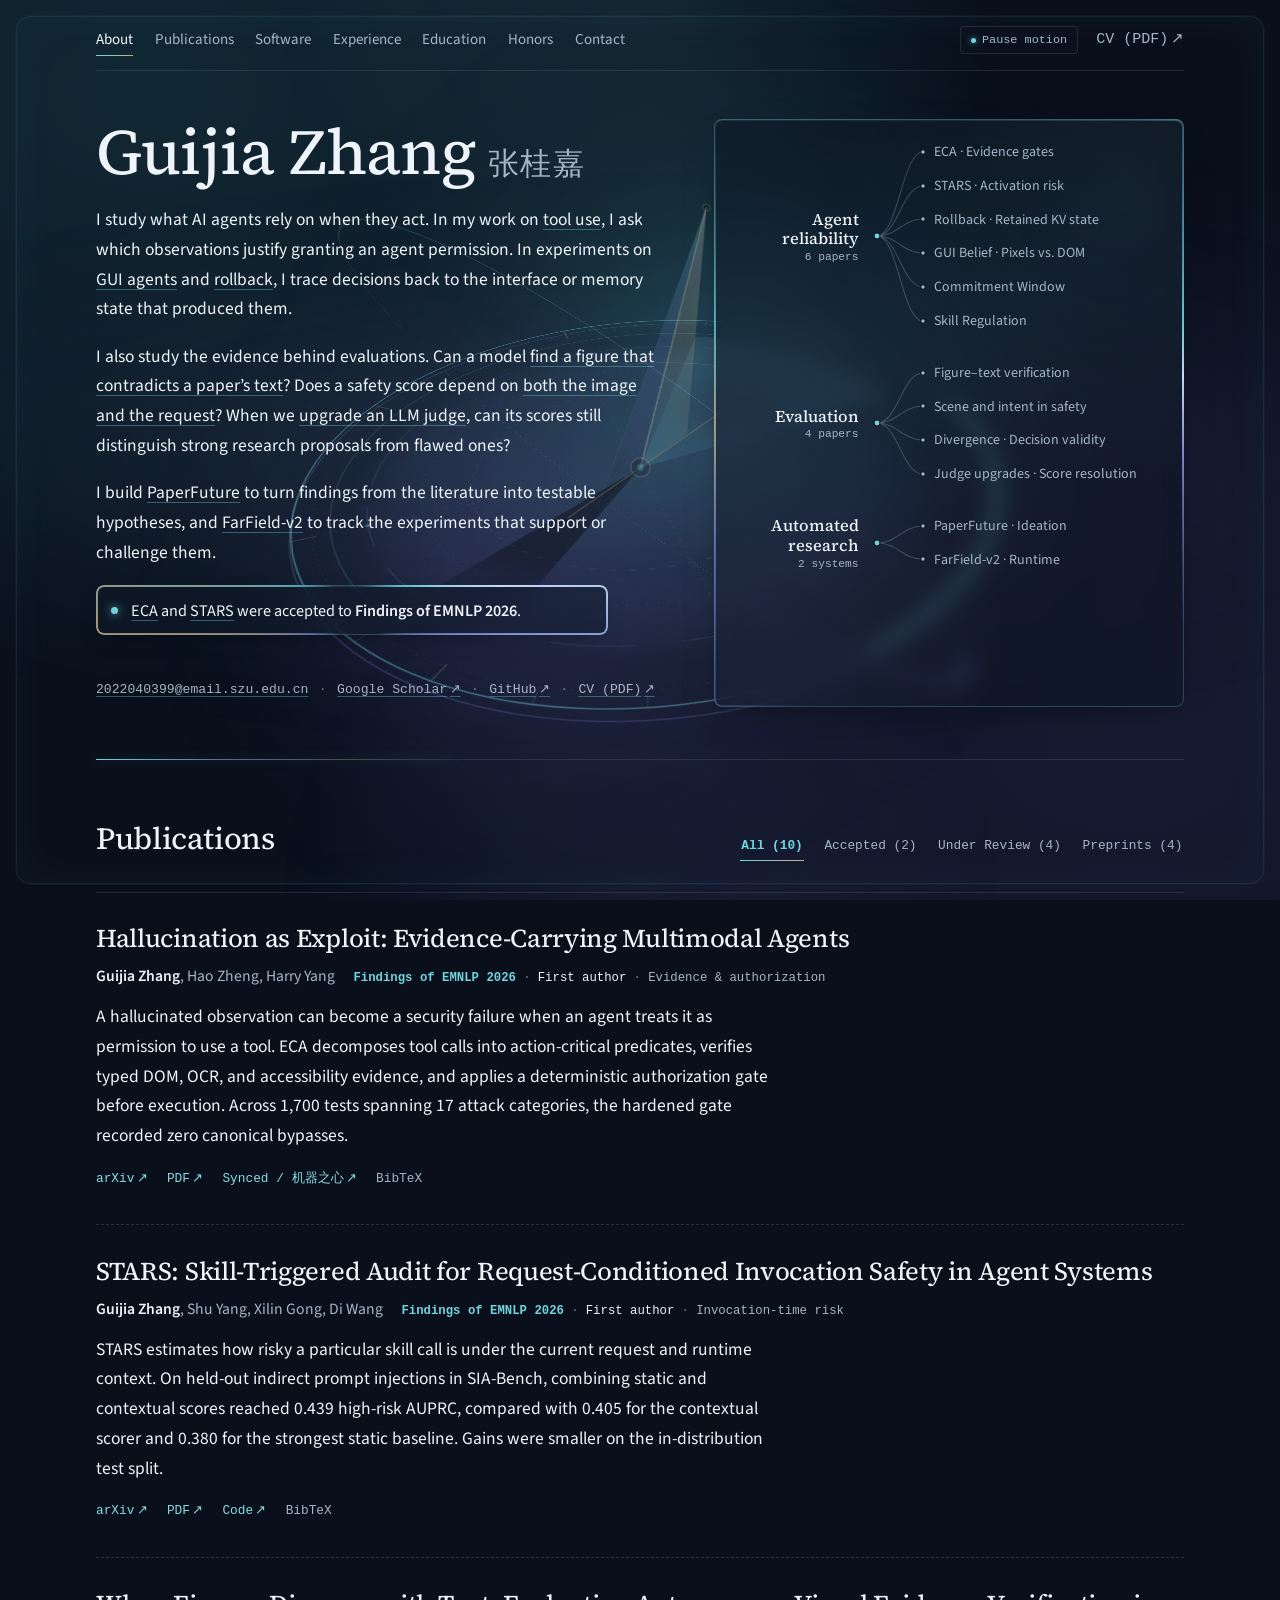
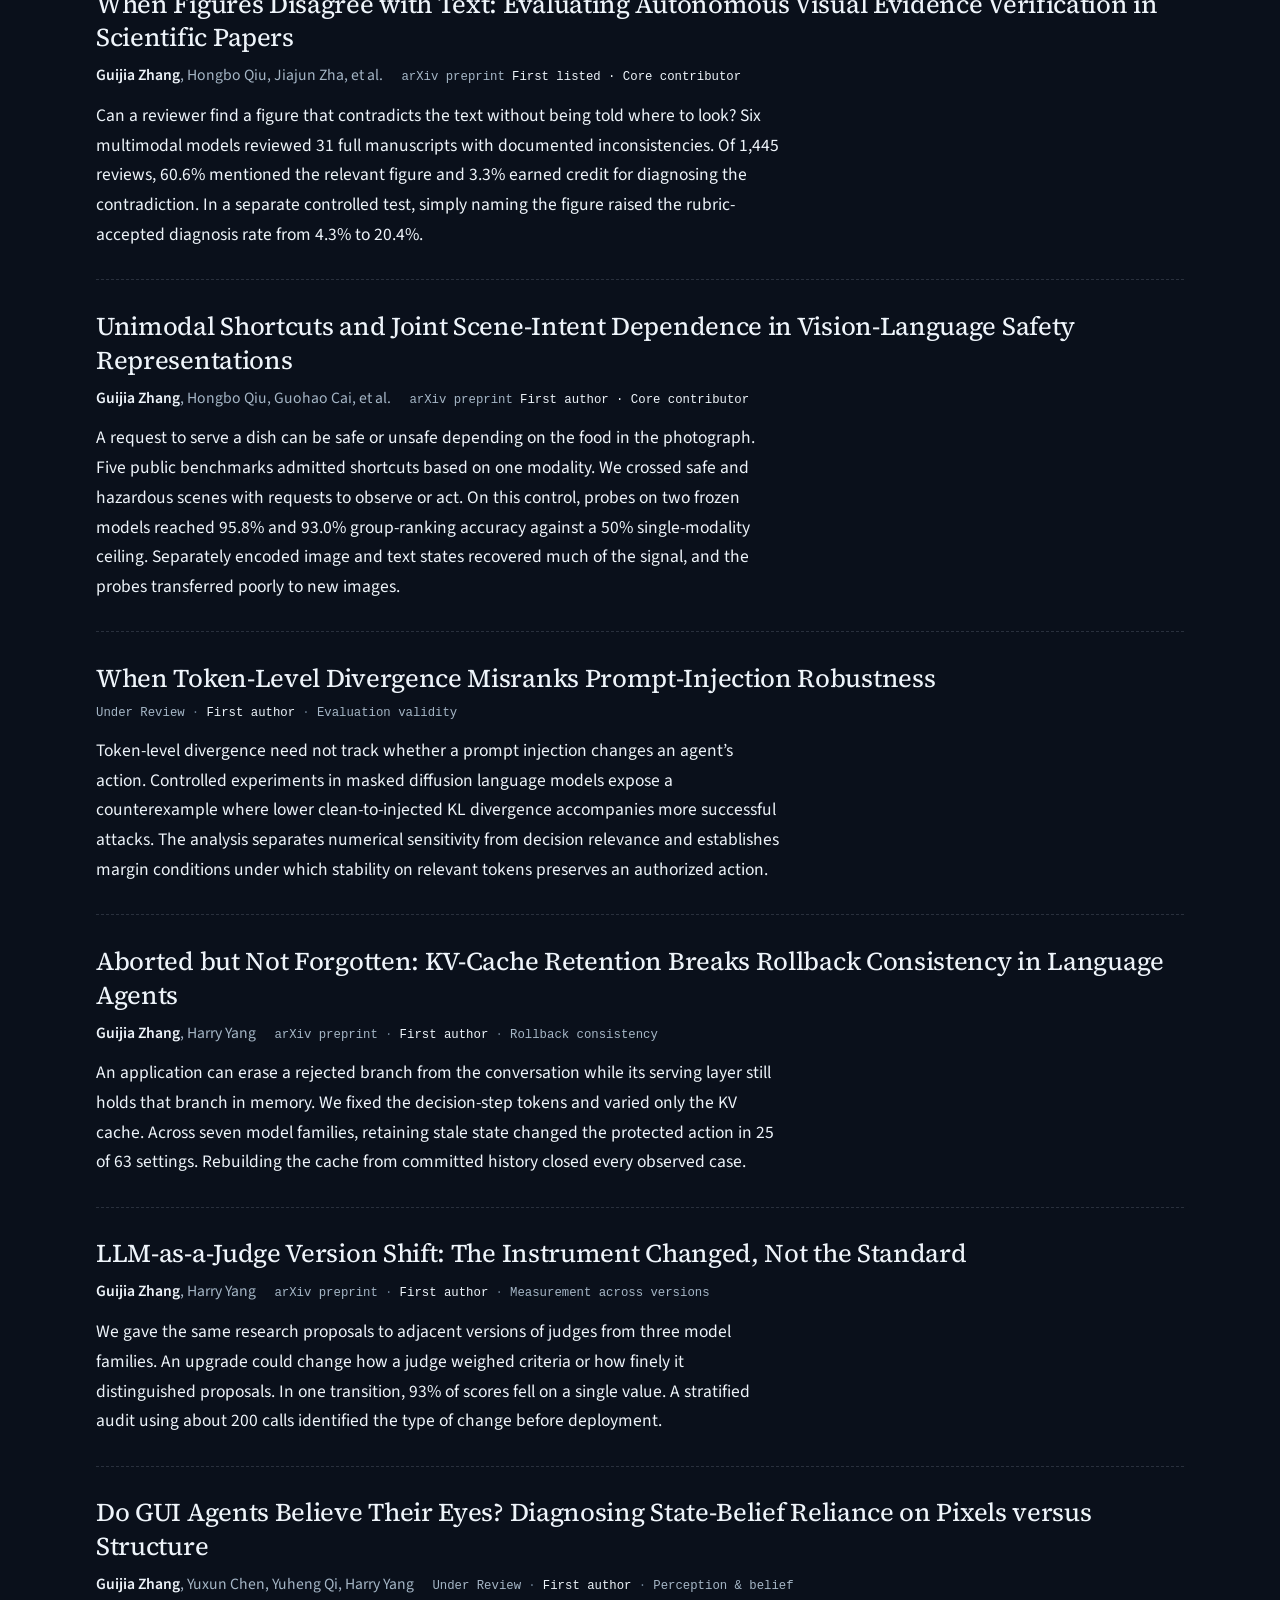
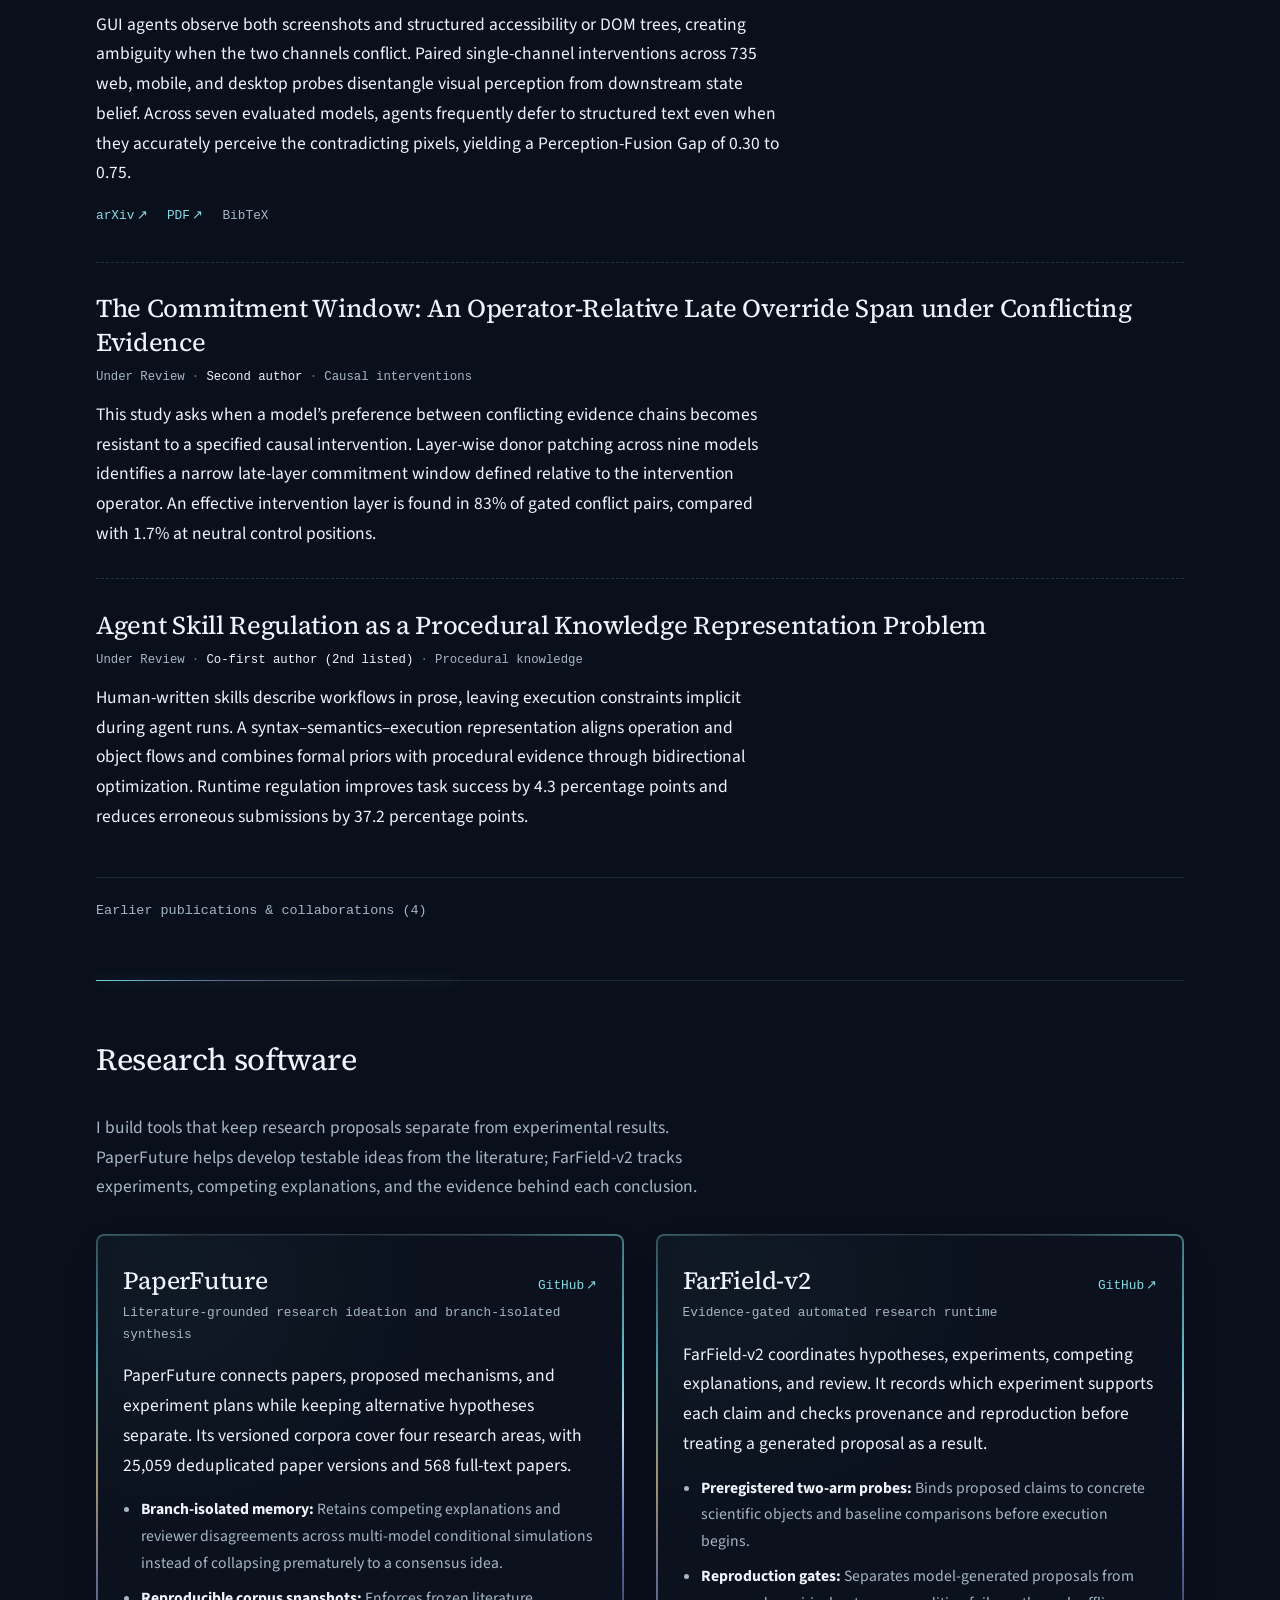
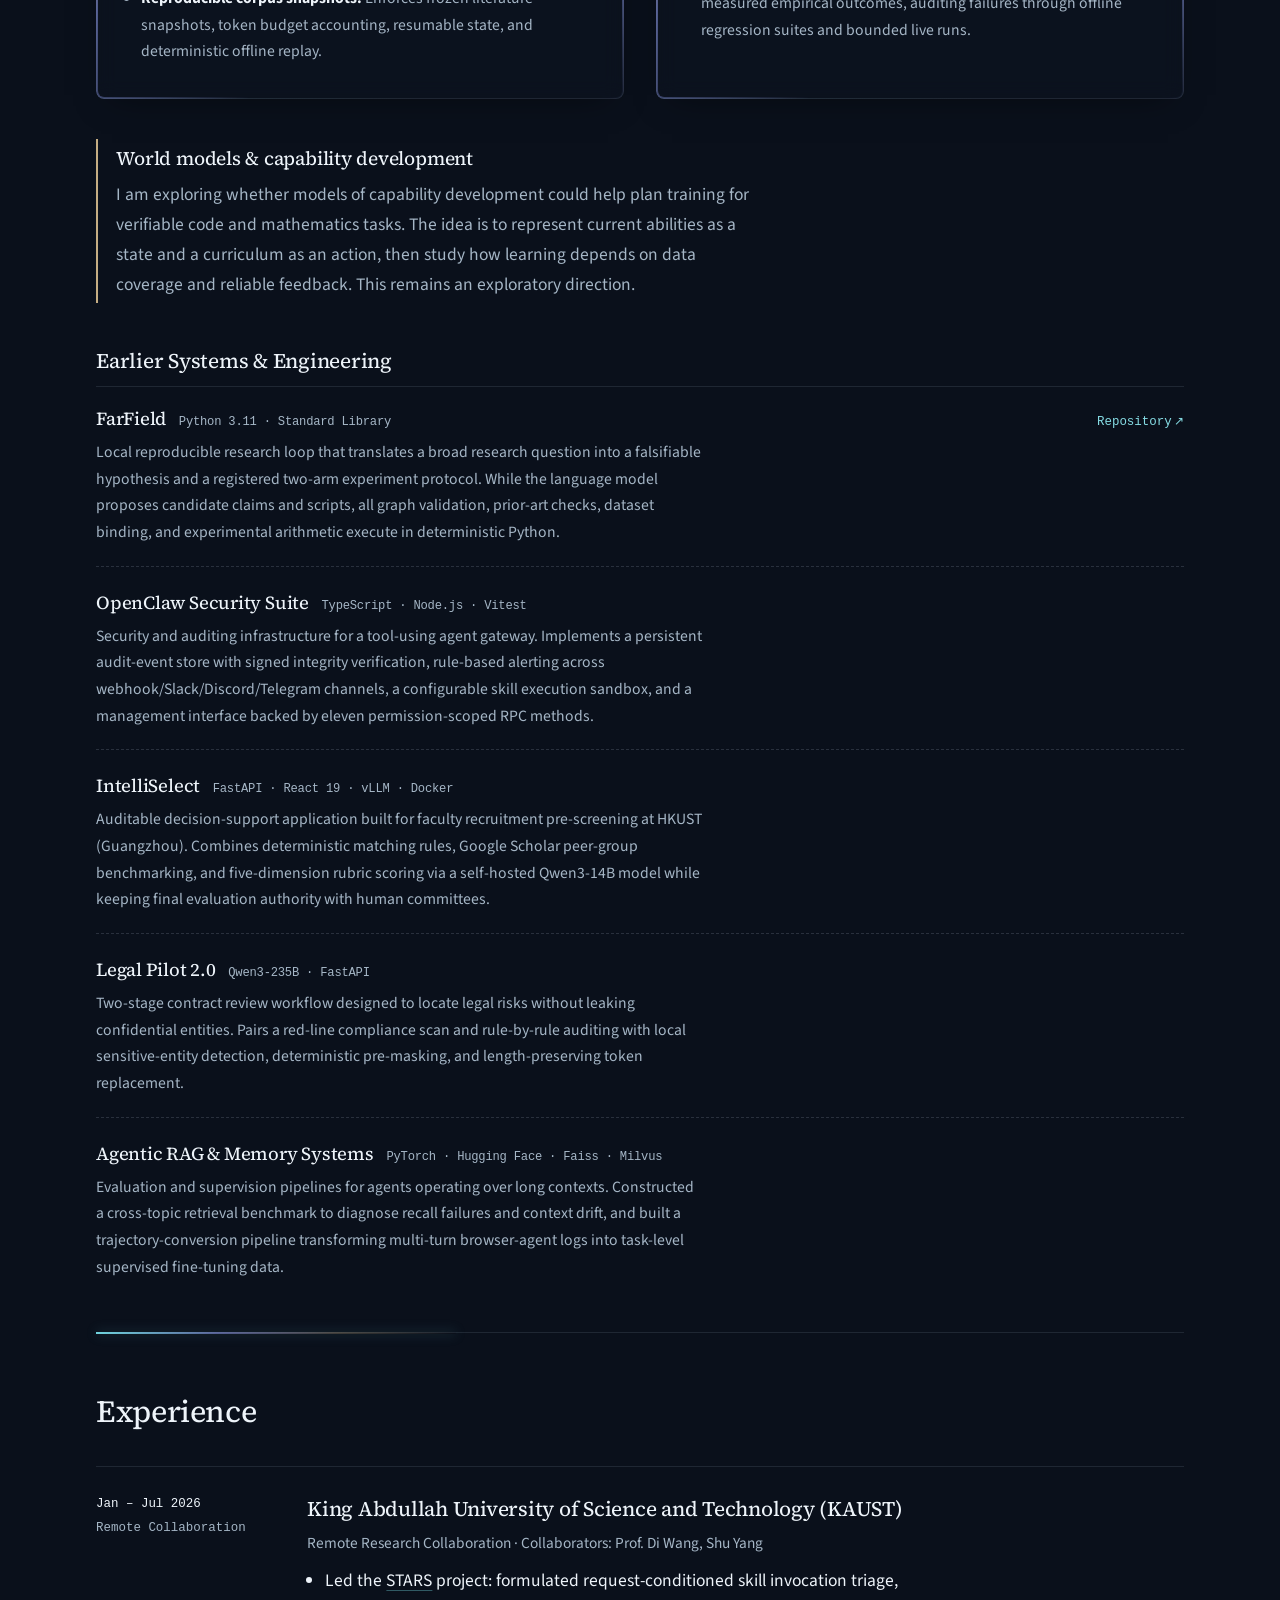
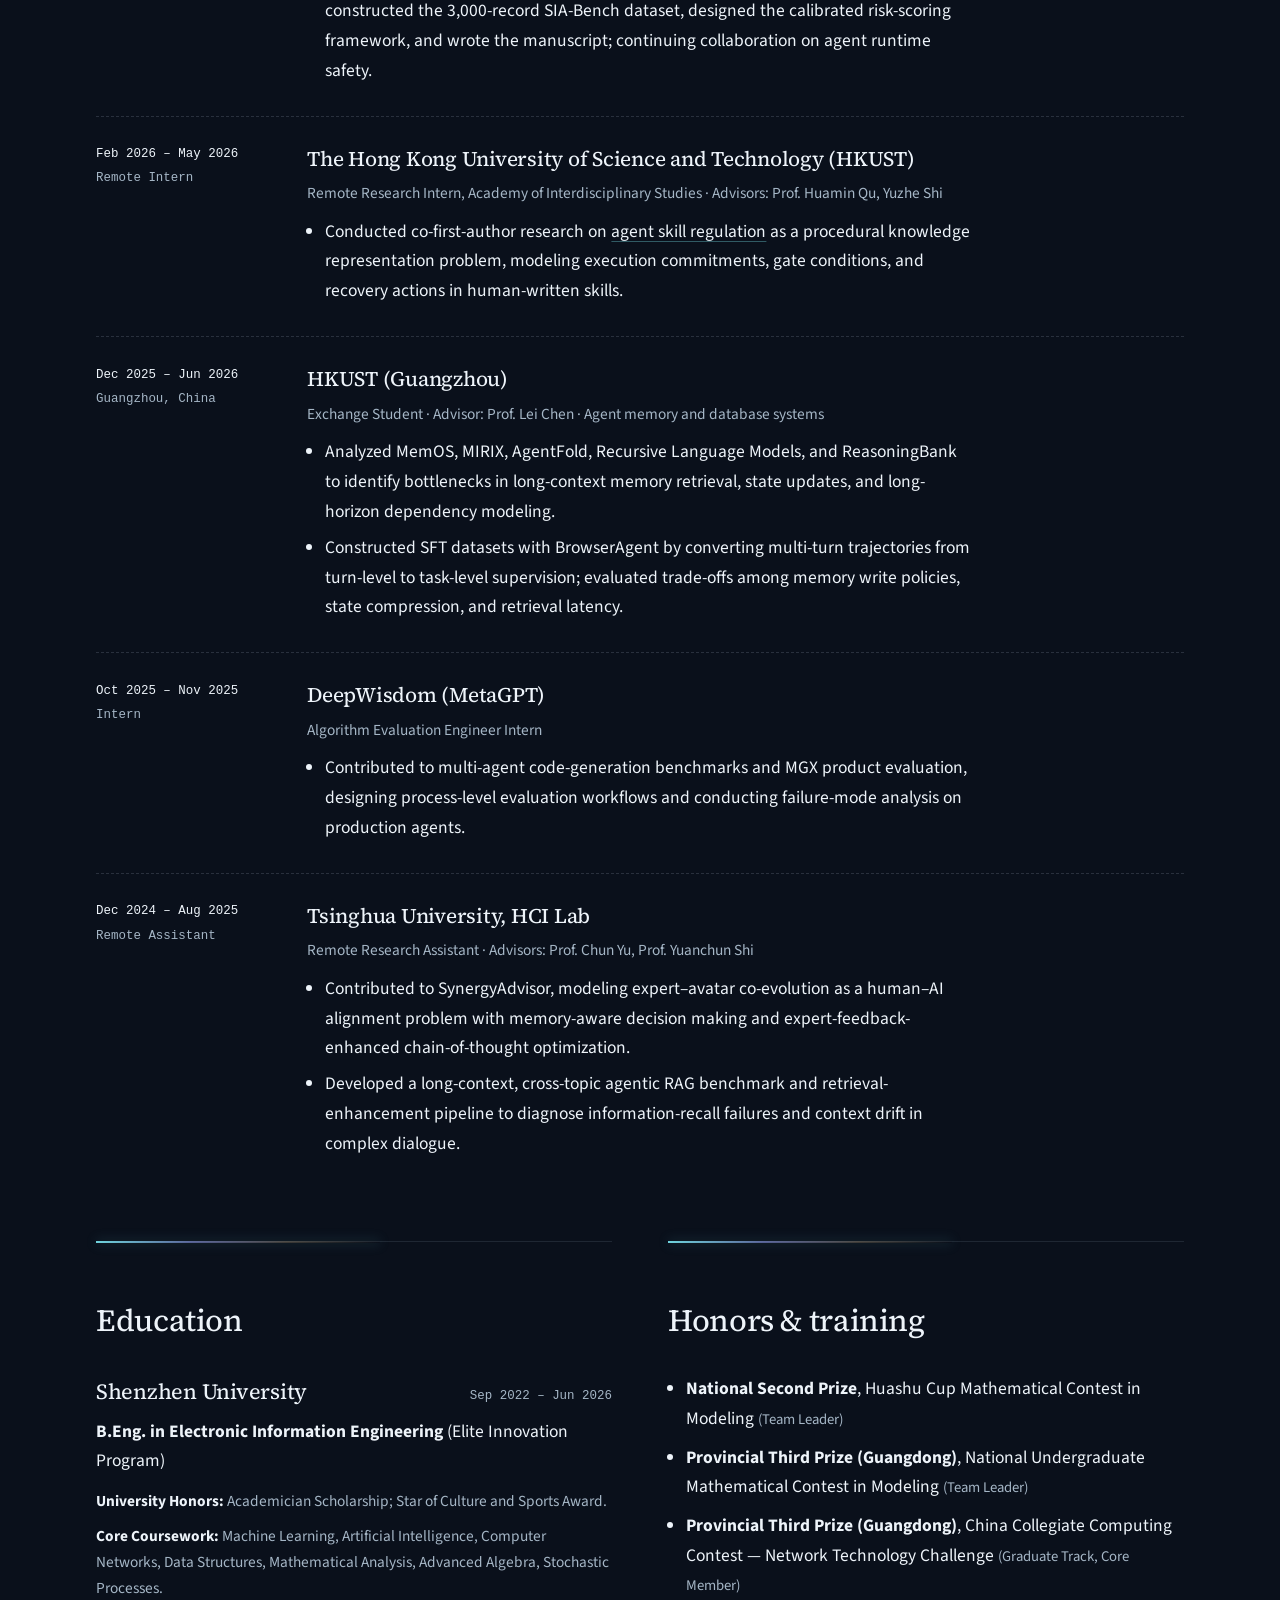
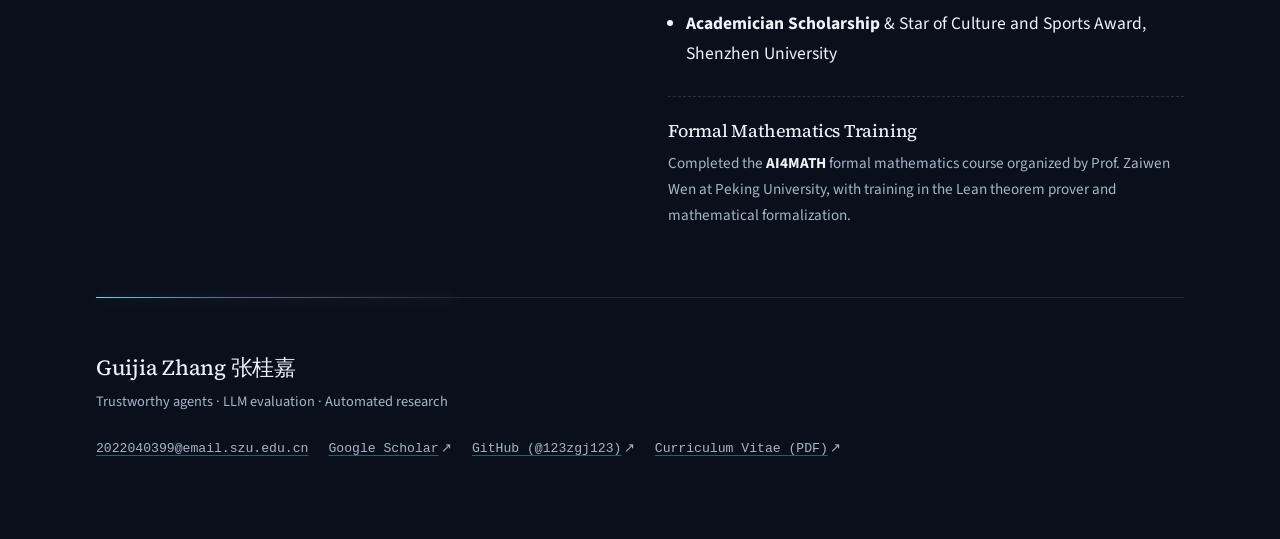
<file: index.html>
<!doctype html>
<html lang="en">
<head>
  <meta charset="utf-8">
  <meta name="viewport" content="width=device-width, initial-scale=1">
  <title>Guijia Zhang 张桂嘉 — Trustworthy Agents, Evaluation &amp; Automated Research</title>
  <meta name="description" content="Academic homepage of Guijia Zhang (张桂嘉). Research on trustworthy AI agents, evidence-carrying authorization, decision-aware LLM evaluation, and automated research systems.">
  <meta name="theme-color" content="#0A101B">
  <meta property="og:type" content="website">
  <meta property="og:title" content="Guijia Zhang 张桂嘉 — Trustworthy Agents, Evaluation &amp; Automated Research">
  <meta property="og:description" content="Research on trustworthy AI agents, evidence-carrying authorization, decision-aware LLM evaluation, and automated research systems.">
  <meta property="og:url" content="https://123zgj123.github.io/">
  <link rel="canonical" href="https://123zgj123.github.io/">
  <link rel="icon" href="assets/favicon.svg" type="image/svg+xml">
  <link rel="preload" href="assets/fonts/source-serif-4.woff2" as="font" type="font/woff2" crossorigin>
  <link rel="preload" href="assets/fonts/source-sans-3.woff2" as="font" type="font/woff2" crossorigin>
  <link rel="stylesheet" href="singlepage.css">
  <script src="singlepage.js" defer></script>
</head>
<body>
  <div class="observatory-backdrop" data-temporal-symbol aria-hidden="true">
    <div class="observatory-horizon"></div>
    <div class="observatory-aurora-stage">
      <div class="observatory-aurora-carrier">
        <div class="observatory-aurora-lobe"></div>
      </div>
    </div>
    <div class="sundial-3d-stage">
      <div class="sundial-3d-assembly">
        <svg class="sundial-plane-svg" viewBox="0 0 1000 1000" focusable="false" aria-hidden="true">
          <defs>
            <radialGradient id="sd-plate-grad" cx="50%" cy="50%" r="50%">
              <stop offset="0%" stop-color="#70D4DE" stop-opacity="0.075"/>
              <stop offset="54%" stop-color="#7E8CDC" stop-opacity="0.04"/>
              <stop offset="84%" stop-color="#0E1622" stop-opacity="0.12"/>
              <stop offset="100%" stop-color="#080D15" stop-opacity="0"/>
            </radialGradient>
            <radialGradient id="sd-wedge-grad" cx="50%" cy="50%" r="50%">
              <stop offset="0%" stop-color="#C5AD83" stop-opacity="0"/>
              <stop offset="52%" stop-color="#70D4DE" stop-opacity="0.08"/>
              <stop offset="100%" stop-color="#70D4DE" stop-opacity="0.13"/>
            </radialGradient>
            <linearGradient id="sd-shadow-grad" x1="50%" y1="50%" x2="15%" y2="85%">
              <stop offset="0%" stop-color="#05080E" stop-opacity="0.42"/>
              <stop offset="65%" stop-color="#080D15" stop-opacity="0.18"/>
              <stop offset="100%" stop-color="#080D15" stop-opacity="0"/>
            </linearGradient>
          </defs>
          <circle class="sd-plate-fill" cx="500" cy="500" r="390"/>
          <circle class="sd-rim-lower" cx="500" cy="514" r="392"/>
          <circle class="sd-rim-upper" cx="500" cy="500" r="390"/>
          <circle class="sd-rim-beam" cx="500" cy="500" r="390" pathLength="1000"/>
          <circle class="sd-meridian-ring" cx="500" cy="500" r="368"/>
          <circle class="sd-meridian-ring" cx="500" cy="500" r="248"/>
          <path class="sd-equatorial-arc" d="M 212 695 A 348 348 0 1 1 788 695"/>
          <line class="sd-axis-line" x1="500" y1="96" x2="500" y2="904"/>
          <line class="sd-axis-line" x1="96" y1="500" x2="904" y2="500"/>
          <g class="sd-ticks">
            <line class="sd-tick-major" x1="500" y1="110" x2="500" y2="136"/>
            <line class="sd-tick-minor" x1="500" y1="110" x2="500" y2="126" transform="rotate(15 500 500)"/>
            <line class="sd-tick-minor" x1="500" y1="110" x2="500" y2="126" transform="rotate(30 500 500)"/>
            <line class="sd-tick-major" x1="500" y1="110" x2="500" y2="134" transform="rotate(45 500 500)"/>
            <line class="sd-tick-minor" x1="500" y1="110" x2="500" y2="126" transform="rotate(60 500 500)"/>
            <line class="sd-tick-minor" x1="500" y1="110" x2="500" y2="126" transform="rotate(75 500 500)"/>
            <line class="sd-tick-major" x1="500" y1="110" x2="500" y2="136" transform="rotate(90 500 500)"/>
            <line class="sd-tick-minor" x1="500" y1="110" x2="500" y2="126" transform="rotate(105 500 500)"/>
            <line class="sd-tick-minor" x1="500" y1="110" x2="500" y2="126" transform="rotate(120 500 500)"/>
            <line class="sd-tick-major" x1="500" y1="110" x2="500" y2="134" transform="rotate(135 500 500)"/>
            <line class="sd-tick-minor" x1="500" y1="110" x2="500" y2="126" transform="rotate(150 500 500)"/>
            <line class="sd-tick-minor" x1="500" y1="110" x2="500" y2="126" transform="rotate(165 500 500)"/>
            <line class="sd-tick-major" x1="500" y1="110" x2="500" y2="136" transform="rotate(180 500 500)"/>
            <line class="sd-tick-minor" x1="500" y1="110" x2="500" y2="126" transform="rotate(195 500 500)"/>
            <line class="sd-tick-minor" x1="500" y1="110" x2="500" y2="126" transform="rotate(210 500 500)"/>
            <line class="sd-tick-major" x1="500" y1="110" x2="500" y2="134" transform="rotate(225 500 500)"/>
            <line class="sd-tick-minor" x1="500" y1="110" x2="500" y2="126" transform="rotate(240 500 500)"/>
            <line class="sd-tick-minor" x1="500" y1="110" x2="500" y2="126" transform="rotate(255 500 500)"/>
            <line class="sd-tick-major" x1="500" y1="110" x2="500" y2="136" transform="rotate(270 500 500)"/>
            <line class="sd-tick-minor" x1="500" y1="110" x2="500" y2="126" transform="rotate(285 500 500)"/>
            <line class="sd-tick-minor" x1="500" y1="110" x2="500" y2="126" transform="rotate(300 500 500)"/>
            <line class="sd-tick-major" x1="500" y1="110" x2="500" y2="134" transform="rotate(315 500 500)"/>
            <line class="sd-tick-minor" x1="500" y1="110" x2="500" y2="126" transform="rotate(330 500 500)"/>
            <line class="sd-tick-minor" x1="500" y1="110" x2="500" y2="126" transform="rotate(345 500 500)"/>
          </g>
          <g class="sd-shadow-carrier">
            <polygon class="sd-cast-shadow" points="500,500 218,655 288,735"/>
          </g>
          <g class="sd-orbital-carrier">
            <circle class="sd-orbital-ring" cx="500" cy="500" r="308"/>
            <circle class="sd-orbital-subring" cx="500" cy="500" r="192"/>
            <circle class="sd-orbital-node" cx="808" cy="500" r="4"/>
            <circle class="sd-orbital-node" cx="192" cy="500" r="3"/>
          </g>
          <g class="sd-primary-carrier">
            <g transform="rotate(-34 500 500)">
              <path class="sd-lit-wedge" d="M 500 500 L 802 346 A 340 340 0 0 1 802 654 Z"/>
              <path class="sd-trace-arc" d="M 684 316 A 260 260 0 0 1 736 610"/>
              <line class="sd-trace-ray" x1="380" y1="500" x2="856" y2="500"/>
              <circle class="sd-trace-reticle" cx="748" cy="500" r="9"/>
              <circle class="sd-orbital-node" cx="856" cy="500" r="3.5"/>
            </g>
          </g>
        </svg>
        <svg class="sundial-orbit-svg" viewBox="0 0 1000 1000" focusable="false" aria-hidden="true">
          <defs>
            <linearGradient id="sd-orbit-light" x1="0%" y1="0%" x2="100%" y2="100%">
              <stop offset="0%" stop-color="#70D4DE" stop-opacity="0.03"/>
              <stop offset="34%" stop-color="#70D4DE" stop-opacity="0.25"/>
              <stop offset="62%" stop-color="#A7A6F4" stop-opacity="0.32"/>
              <stop offset="100%" stop-color="#7E8CDC" stop-opacity="0.04"/>
            </linearGradient>
          </defs>
          <circle class="sd-elevated-orbit" cx="500" cy="500" r="416"/>
          <circle class="sd-orbit-beam" cx="500" cy="500" r="416" pathLength="1000"/>
          <g class="sd-orbital-carrier">
            <circle class="sd-orbital-node" cx="916" cy="500" r="3.2"/>
          </g>
        </svg>
        <svg class="sundial-gnomon-svg" viewBox="0 0 1000 1000" focusable="false" aria-hidden="true">
          <defs>
            <linearGradient id="sd-gnomon-lit" x1="0%" y1="100%" x2="100%" y2="0%">
              <stop offset="0%" stop-color="#70D4DE" stop-opacity="0.08"/>
              <stop offset="55%" stop-color="#C5AD83" stop-opacity="0.18"/>
              <stop offset="100%" stop-color="#D1E5FD" stop-opacity="0.28"/>
            </linearGradient>
            <linearGradient id="sd-gnomon-dark" x1="0%" y1="100%" x2="80%" y2="0%">
              <stop offset="0%" stop-color="#0E1622" stop-opacity="0.28"/>
              <stop offset="65%" stop-color="#7E8CDC" stop-opacity="0.14"/>
              <stop offset="100%" stop-color="#70D4DE" stop-opacity="0.22"/>
            </linearGradient>
          </defs>
          <polygon class="sd-gnomon-shadow-face" points="500,500 442,534 654,208"/>
          <polygon class="sd-gnomon-lit-face" points="500,500 562,472 654,208"/>
          <line class="sd-gnomon-strut" x1="500" y1="500" x2="592" y2="328"/>
          <line class="sd-gnomon-spine" x1="500" y1="500" x2="654" y2="208"/>
          <circle class="sd-core-ring" cx="654" cy="208" r="4.5"/>
          <circle class="sd-core-ring" cx="500" cy="500" r="11"/>
          <circle class="sd-core-dot" cx="500" cy="500" r="4"/>
        </svg>
      </div>
    </div>
  </div>
  <a class="skip-link" href="#main">Skip to main content</a>

  <header class="site-header">
    <nav class="top-nav" aria-label="Site navigation">
      <ul class="nav-primary">
        <li><a href="#about" data-nav-link>About</a></li>
        <li><a href="#publications" data-nav-link>Publications</a></li>
        <li><a href="#projects" data-nav-link>Software</a></li>
        <li><a href="#experience" data-nav-link>Experience</a></li>
        <li><a href="#education" data-nav-link>Education</a></li>
        <li><a href="#awards" data-nav-link>Honors</a></li>
        <li><a href="#contact" data-nav-link>Contact</a></li>
      </ul>
      <div class="nav-utility">
        <button type="button" id="motion-toggle" class="motion-toggle" data-motion-toggle aria-pressed="false" hidden>Pause motion</button>
        <a href="assets/cv.pdf">CV (PDF) ↗</a>
      </div>
    </nav>
  </header>

  <main id="main" class="page-shell" tabindex="-1">
    <section id="about" class="section hero-section">
      <div class="hero-layout">
        <div class="hero-prose">
          <h1 class="hero-name">Guijia Zhang <span class="zh-name" lang="zh">张桂嘉</span></h1>
          <p>I study what AI agents rely on when they act. In my work on <a href="#eca">tool use</a>, I ask which observations justify granting an agent permission. In experiments on <a href="#gui">GUI agents</a> and <a href="#rollback">rollback</a>, I trace decisions back to the interface or memory state that produced them.</p>
          <p>I also study the evidence behind evaluations. Can a model <a href="#figure-text">find a figure that contradicts a paper’s text</a>? Does a safety score depend on <a href="#scene-intent">both the image and the request</a>? When we <a href="#judge">upgrade an LLM judge</a>, can its scores still distinguish strong research proposals from flawed ones?</p>
          <p>I build <a href="#paperfuture">PaperFuture</a> to turn findings from the literature into testable hypotheses, and <a href="#farfield-v2">FarField-v2</a> to track the experiments that support or challenge them.</p>

          <p class="update-note"><a href="#eca">ECA</a> and <a href="#stars">STARS</a> were accepted to <strong>Findings of EMNLP 2026</strong>.</p>

          <div class="inline-contacts" aria-label="Primary links">
            <a href="mailto:2022040399@email.szu.edu.cn">2022040399@email.szu.edu.cn</a>
            <span class="sep" aria-hidden="true">·</span>
            <a href="https://scholar.google.com/citations?user=21U3-xUAAAAJ&amp;hl=en&amp;oi=ao" target="_blank" rel="noopener noreferrer">Google Scholar ↗</a>
            <span class="sep" aria-hidden="true">·</span>
            <a href="https://github.com/123zgj123" target="_blank" rel="noopener noreferrer">GitHub ↗</a>
            <span class="sep" aria-hidden="true">·</span>
            <a href="assets/cv.pdf">CV (PDF) ↗</a>
          </div>
        </div>

        <aside class="research-map" aria-label="Interactive research map">
          <div class="map-field">
            <svg class="map-svg" viewBox="0 0 420 356" aria-hidden="true" focusable="false">
              <!-- Reliability curves -->
              <path class="map-curve" data-topic="reliability" data-work="eca" d="M 138 92 C 178 92, 184 22, 224 22" />
              <path class="map-curve" data-topic="reliability" data-work="stars" d="M 138 92 C 178 92, 184 52, 224 52" />
              <path class="map-curve" data-topic="reliability" data-work="rollback" d="M 138 92 C 178 92, 184 82, 224 82" />
              <path class="map-curve" data-topic="reliability" data-work="gui" d="M 138 92 C 178 92, 184 112, 224 112" />
              <path class="map-curve" data-topic="reliability" data-work="commitment" d="M 138 92 C 178 92, 184 142, 224 142" />
              <path class="map-curve" data-topic="reliability" data-work="regulation" d="M 138 92 C 178 92, 184 172, 224 172" />
              <!-- Evaluation curves -->
              <path class="map-curve" data-topic="evaluation" data-work="figure-text" d="M138 232 Q178 232 224 200"/>
              <path class="map-curve" data-topic="evaluation" data-work="scene-intent" d="M138 232 Q178 232 224 220"/>
              <path class="map-curve" data-topic="evaluation" data-work="divergence" d="M 138 232 C 178 232, 184 216, 224 216" />
              <path class="map-curve" data-topic="evaluation" data-work="judge" d="M 138 232 C 178 232, 184 248, 224 248" />
              <!-- Automated research curves -->
              <path class="map-curve" data-topic="automated" data-work="paperfuture" d="M 138 312 C 178 312, 184 296, 224 296" />
              <path class="map-curve" data-topic="automated" data-work="farfield-v2" d="M 138 312 C 178 312, 184 328, 224 328" />

              <!-- Topic anchor dots -->
              <circle class="map-dot topic-dot" data-topic="reliability" cx="138" cy="92" r="3" />
              <circle class="map-dot topic-dot" data-topic="evaluation" cx="138" cy="232" r="3" />
              <circle class="map-dot topic-dot" data-topic="automated" cx="138" cy="312" r="3" />

              <!-- Work anchor dots -->
              <circle class="map-dot work-dot" data-topic="evaluation" data-work="figure-text" cx="224" cy="200" r="2.25"/>
              <circle class="map-dot work-dot" data-topic="evaluation" data-work="scene-intent" cx="224" cy="220" r="2.25"/>
              <circle class="map-dot work-dot" data-topic="reliability" data-work="eca" cx="224" cy="22" r="2.25" />
              <circle class="map-dot work-dot" data-topic="reliability" data-work="stars" cx="224" cy="52" r="2.25" />
              <circle class="map-dot work-dot" data-topic="reliability" data-work="rollback" cx="224" cy="82" r="2.25" />
              <circle class="map-dot work-dot" data-topic="reliability" data-work="gui" cx="224" cy="112" r="2.25" />
              <circle class="map-dot work-dot" data-topic="reliability" data-work="commitment" cx="224" cy="142" r="2.25" />
              <circle class="map-dot work-dot" data-topic="reliability" data-work="regulation" cx="224" cy="172" r="2.25" />
              <circle class="map-dot work-dot" data-topic="evaluation" data-work="divergence" cx="224" cy="216" r="2.25" />
              <circle class="map-dot work-dot" data-topic="evaluation" data-work="judge" cx="224" cy="248" r="2.25" />
              <circle class="map-dot work-dot" data-topic="automated" data-work="paperfuture" cx="224" cy="296" r="2.25" />
              <circle class="map-dot work-dot" data-topic="automated" data-work="farfield-v2" cx="224" cy="328" r="2.25" />
            </svg>

            <div class="map-clusters">
              <div class="map-cluster" data-topic-group="reliability">
                <div class="map-topic-cell">
                  <button type="button" class="map-topic-btn" data-topic-btn="reliability" aria-pressed="false" hidden>
                    <span class="topic-name">Agent reliability</span>
                    <span class="topic-meta">6 papers</span>
                  </button>
                  <span class="map-topic-static">Agent reliability</span>
                </div>
                <ul class="map-works" aria-label="Agent reliability works">
                  <li><a href="#eca" class="map-work-link" data-work-link="eca" data-topic="reliability">ECA · Evidence gates</a></li>
                  <li><a href="#stars" class="map-work-link" data-work-link="stars" data-topic="reliability">STARS · Activation risk</a></li>
                  <li><a href="#rollback" class="map-work-link" data-work-link="rollback" data-topic="reliability">Rollback · Retained KV state</a></li>
                  <li><a href="#gui" class="map-work-link" data-work-link="gui" data-topic="reliability">GUI Belief · Pixels vs. DOM</a></li>
                  <li><a href="#commitment" class="map-work-link" data-work-link="commitment" data-topic="reliability">Commitment Window</a></li>
                  <li><a href="#regulation" class="map-work-link" data-work-link="regulation" data-topic="reliability">Skill Regulation</a></li>
                </ul>
              </div>

              <div class="map-cluster" data-topic-group="evaluation">
                <div class="map-topic-cell">
                  <button type="button" class="map-topic-btn" data-topic-btn="evaluation" aria-pressed="false" hidden>
                    <span class="topic-name">Evaluation</span>
                    <span class="topic-meta">4 papers</span>
                  </button>
                  <span class="map-topic-static">Evaluation</span>
                </div>
                <ul class="map-works" aria-label="Evaluation works">
                  <li><a href="#figure-text" class="map-work-link" data-work-link="figure-text" data-topic="evaluation">Figure–text verification</a></li>
                  <li><a href="#scene-intent" class="map-work-link" data-work-link="scene-intent" data-topic="evaluation">Scene and intent in safety</a></li>
                  <li><a href="#divergence" class="map-work-link" data-work-link="divergence" data-topic="evaluation">Divergence · Decision validity</a></li>
                  <li><a href="#judge" class="map-work-link" data-work-link="judge" data-topic="evaluation">Judge upgrades · Score resolution</a></li>
                </ul>
              </div>

              <div class="map-cluster" data-topic-group="automated">
                <div class="map-topic-cell">
                  <button type="button" class="map-topic-btn" data-topic-btn="automated" aria-pressed="false" hidden>
                    <span class="topic-name">Automated research</span>
                    <span class="topic-meta">2 systems</span>
                  </button>
                  <span class="map-topic-static">Automated research</span>
                </div>
                <ul class="map-works" aria-label="Automated research systems">
                  <li><a href="#paperfuture" class="map-work-link" data-work-link="paperfuture" data-topic="automated">PaperFuture · Ideation</a></li>
                  <li><a href="#farfield-v2" class="map-work-link" data-work-link="farfield-v2" data-topic="automated">FarField-v2 · Runtime</a></li>
                </ul>
              </div>
            </div>
          </div>

          <div class="map-status-bar" id="map-status-bar" hidden>
            <span id="map-status-text" class="map-status-text" role="status" aria-live="polite"></span>
            <a id="map-jump-link" class="map-jump-link" href="#publications">View related work ↓</a>
            <button type="button" id="map-clear-btn" class="map-clear-btn">Clear</button>
          </div>
        </aside>
      </div>
    </section>

    <!-- PUBLICATIONS -->
    <section id="publications" class="section">
      <div class="section-header">
        <h2>Publications</h2>
        <div class="filter-controls" role="group" aria-label="Filter main publications" hidden>
          <button type="button" class="filter-btn" data-filter="all" aria-pressed="true">All (10)</button>
          <button type="button" class="filter-btn" data-filter="accepted" aria-pressed="false">Accepted (2)</button>
          <button type="button" class="filter-btn" data-filter="review" aria-pressed="false">Under Review (4)</button>
          <button type="button" class="filter-btn" data-filter="preprint" aria-pressed="false">Preprints (4)</button>
        </div>
      </div>
      <p id="filter-live-status" class="sr-only" role="status" aria-live="polite"></p>

      <div class="pub-list">
        <!-- 1. ECA -->
        <article class="pub-entry" id="eca" data-status="accepted" data-first="true" data-topic="reliability">
          <h3><a href="https://arxiv.org/abs/2605.19192">Hallucination as Exploit: Evidence-Carrying Multimodal Agents</a></h3>
          <div class="pub-byline">
            <p class="pub-authors"><strong>Guijia Zhang</strong>, Hao Zheng, Harry Yang</p>
            <div class="pub-meta">
              <span class="status-pill accepted">Findings of EMNLP 2026</span>
              <span class="meta-sep" aria-hidden="true">·</span>
              <span class="meta-role">First author</span>
              <span class="meta-sep" aria-hidden="true">·</span>
              <span class="meta-topic">Evidence &amp; authorization</span>
            </div>
          </div>
          <p class="pub-summary">A hallucinated observation can become a security failure when an agent treats it as permission to use a tool. ECA decomposes tool calls into action-critical predicates, verifies typed DOM, OCR, and accessibility evidence, and applies a deterministic authorization gate before execution. Across 1,700 tests spanning 17 attack categories, the hardened gate recorded zero canonical bypasses.</p>
          <div class="pub-actions">
            <a href="https://arxiv.org/abs/2605.19192">arXiv ↗</a>
            <a href="https://arxiv.org/pdf/2605.19192">PDF ↗</a>
            <a href="https://zhuanlan.zhihu.com/p/2082853937955223509">Synced / 机器之心 ↗</a>
            <details class="bib-disclosure">
              <summary>BibTeX</summary>
              <div class="bib-panel">
                <pre><code>@misc{zhang2026eca,
  title = {Hallucination as Exploit: Evidence-Carrying Multimodal Agents},
  author = {Guijia Zhang and Hao Zheng and Harry Yang},
  year = {2026},
  eprint = {2605.19192},
  archivePrefix = {arXiv},
  url = {https://arxiv.org/abs/2605.19192}
}</code></pre>
                <div class="bib-tools">
                  <button type="button" class="copy-bib-btn" hidden>Copy BibTeX</button>
                  <a href="assets/citations/eca.bib" download>Download .bib</a>
                  <span class="copy-feedback" role="status" aria-live="polite"></span>
                </div>
              </div>
            </details>
          </div>
        </article>

        <!-- 2. STARS -->
        <article class="pub-entry" id="stars" data-status="accepted" data-first="true" data-topic="reliability">
          <h3><a href="https://arxiv.org/abs/2604.10286">STARS: Skill-Triggered Audit for Request-Conditioned Invocation Safety in Agent Systems</a></h3>
          <div class="pub-byline">
            <p class="pub-authors"><strong>Guijia Zhang</strong>, Shu Yang, Xilin Gong, Di Wang</p>
            <div class="pub-meta">
              <span class="status-pill accepted">Findings of EMNLP 2026</span>
              <span class="meta-sep" aria-hidden="true">·</span>
              <span class="meta-role">First author</span>
              <span class="meta-sep" aria-hidden="true">·</span>
              <span class="meta-topic">Invocation-time risk</span>
            </div>
          </div>
          <p class="pub-summary">STARS estimates how risky a particular skill call is under the current request and runtime context. On held-out indirect prompt injections in SIA-Bench, combining static and contextual scores reached 0.439 high-risk AUPRC, compared with 0.405 for the contextual scorer and 0.380 for the strongest static baseline. Gains were smaller on the in-distribution test split.</p>
          <div class="pub-actions">
            <a href="https://arxiv.org/abs/2604.10286">arXiv ↗</a>
            <a href="https://arxiv.org/pdf/2604.10286">PDF ↗</a>
            <a href="https://github.com/123zgj123/STARS">Code ↗</a>
            <details class="bib-disclosure">
              <summary>BibTeX</summary>
              <div class="bib-panel">
                <pre><code>@misc{zhang2026stars,
  title = {{STARS}: Skill-Triggered Audit for Request-Conditioned Invocation Safety in Agent Systems},
  author = {Guijia Zhang and Shu Yang and Xilin Gong and Di Wang},
  year = {2026},
  eprint = {2604.10286},
  archivePrefix = {arXiv},
  url = {https://arxiv.org/abs/2604.10286}
}</code></pre>
                <div class="bib-tools">
                  <button type="button" class="copy-bib-btn" hidden>Copy BibTeX</button>
                  <a href="assets/citations/stars.bib" download>Download .bib</a>
                  <span class="copy-feedback" role="status" aria-live="polite"></span>
                </div>
              </div>
            </details>
          </div>
        </article>

        <!-- 3. Divergence -->
        <article class="pub-entry" id="figure-text" data-status="preprint" data-first="true" data-topic="evaluation">
          <h3><a href="https://arxiv.org/abs/2611.24353">When Figures Disagree with Text: Evaluating Autonomous Visual Evidence Verification in Scientific Papers</a></h3>
          <div class="pub-byline"><span class="pub-authors"><strong>Guijia Zhang</strong>, Hongbo Qiu, Jiajun Zha, et al.</span>
            <div class="pub-meta"><span class="status-pill review">arXiv preprint</span><span class="meta-role">First listed · Core contributor</span></div>
          </div>
          <p class="pub-summary">Can a reviewer find a figure that contradicts the text without being told where to look? Six multimodal models reviewed 31 full manuscripts with documented inconsistencies. Of 1,445 reviews, 60.6% mentioned the relevant figure and 3.3% earned credit for diagnosing the contradiction. In a separate controlled test, simply naming the figure raised the rubric-accepted diagnosis rate from 4.3% to 20.4%.</p>
        </article>

        <article class="pub-entry" id="scene-intent" data-status="preprint" data-first="true" data-topic="evaluation">
          <h3><a href="https://arxiv.org/abs/2611.27339">Unimodal Shortcuts and Joint Scene-Intent Dependence in Vision-Language Safety Representations</a></h3>
          <div class="pub-byline"><span class="pub-authors"><strong>Guijia Zhang</strong>, Hongbo Qiu, Guohao Cai, et al.</span>
            <div class="pub-meta"><span class="status-pill review">arXiv preprint</span><span class="meta-role">First author · Core contributor</span></div>
          </div>
          <p class="pub-summary">A request to serve a dish can be safe or unsafe depending on the food in the photograph. Five public benchmarks admitted shortcuts based on one modality. We crossed safe and hazardous scenes with requests to observe or act. On this control, probes on two frozen models reached 95.8% and 93.0% group-ranking accuracy against a 50% single-modality ceiling. Separately encoded image and text states recovered much of the signal, and the probes transferred poorly to new images.</p>
        </article>

        <article class="pub-entry" id="divergence" data-status="review" data-first="true" data-topic="evaluation">
          <h3>When Token-Level Divergence Misranks Prompt-Injection Robustness</h3>
          <div class="pub-byline">
            <div class="pub-meta">
              <span class="status-pill review">Under Review</span>
              <span class="meta-sep" aria-hidden="true">·</span>
              <span class="meta-role">First author</span>
              <span class="meta-sep" aria-hidden="true">·</span>
              <span class="meta-topic">Evaluation validity</span>
            </div>
          </div>
          <p class="pub-summary">Token-level divergence need not track whether a prompt injection changes an agent’s action. Controlled experiments in masked diffusion language models expose a counterexample where lower clean-to-injected KL divergence accompanies more successful attacks. The analysis separates numerical sensitivity from decision relevance and establishes margin conditions under which stability on relevant tokens preserves an authorized action.</p>
        </article>

        <!-- 4. Rollback -->
        <article class="pub-entry" id="rollback" data-status="preprint" data-first="true" data-topic="reliability">
          <h3><a href="https://arxiv.org/abs/2608.15939">Aborted but Not Forgotten: KV-Cache Retention Breaks Rollback Consistency in Language Agents</a></h3>
          <div class="pub-byline">
            <p class="pub-authors"><strong>Guijia Zhang</strong>, Harry Yang</p>
            <div class="pub-meta">
              <span class="status-pill review">arXiv preprint</span>
              <span class="meta-sep" aria-hidden="true">·</span>
              <span class="meta-role">First author</span>
              <span class="meta-sep" aria-hidden="true">·</span>
              <span class="meta-topic">Rollback consistency</span>
            </div>
          </div>
          <p class="pub-summary">An application can erase a rejected branch from the conversation while its serving layer still holds that branch in memory. We fixed the decision-step tokens and varied only the KV cache. Across seven model families, retaining stale state changed the protected action in 25 of 63 settings. Rebuilding the cache from committed history closed every observed case.</p>
        </article>

        <!-- 5. Judge -->
        <article class="pub-entry" id="judge" data-status="preprint" data-first="true" data-topic="evaluation">
          <h3><a href="https://arxiv.org/abs/2610.32986">LLM-as-a-Judge Version Shift: The Instrument Changed, Not the Standard</a></h3>
          <div class="pub-byline">
            <p class="pub-authors"><strong>Guijia Zhang</strong>, Harry Yang</p>
            <div class="pub-meta">
              <span class="status-pill review">arXiv preprint</span>
              <span class="meta-sep" aria-hidden="true">·</span>
              <span class="meta-role">First author</span>
              <span class="meta-sep" aria-hidden="true">·</span>
              <span class="meta-topic">Measurement across versions</span>
            </div>
          </div>
          <p class="pub-summary">We gave the same research proposals to adjacent versions of judges from three model families. An upgrade could change how a judge weighed criteria or how finely it distinguished proposals. In one transition, 93% of scores fell on a single value. A stratified audit using about 200 calls identified the type of change before deployment.</p>
        </article>

        <!-- 6. GUI -->
        <article class="pub-entry" id="gui" data-status="review" data-first="true" data-topic="reliability">
          <h3><a href="https://arxiv.org/abs/2607.04334">Do GUI Agents Believe Their Eyes? Diagnosing State-Belief Reliance on Pixels versus Structure</a></h3>
          <div class="pub-byline">
            <p class="pub-authors"><strong>Guijia Zhang</strong>, Yuxun Chen, Yuheng Qi, Harry Yang</p>
            <div class="pub-meta">
              <span class="status-pill review">Under Review</span>
              <span class="meta-sep" aria-hidden="true">·</span>
              <span class="meta-role">First author</span>
              <span class="meta-sep" aria-hidden="true">·</span>
              <span class="meta-topic">Perception &amp; belief</span>
            </div>
          </div>
          <p class="pub-summary">GUI agents observe both screenshots and structured accessibility or DOM trees, creating ambiguity when the two channels conflict. Paired single-channel interventions across 735 web, mobile, and desktop probes disentangle visual perception from downstream state belief. Across seven evaluated models, agents frequently defer to structured text even when they accurately perceive the contradicting pixels, yielding a Perception-Fusion Gap of 0.30 to 0.75.</p>
          <div class="pub-actions">
            <a href="https://arxiv.org/abs/2607.04334">arXiv ↗</a>
            <a href="https://arxiv.org/pdf/2607.04334">PDF ↗</a>
            <details class="bib-disclosure">
              <summary>BibTeX</summary>
              <div class="bib-panel">
                <pre><code>@misc{zhang2026gui,
  title = {Do {GUI} Agents Believe Their Eyes? Diagnosing State-Belief Reliance on Pixels versus Structure},
  author = {Guijia Zhang and Yuxun Chen and Yuheng Qi and Harry Yang},
  year = {2026},
  eprint = {2607.04334},
  archivePrefix = {arXiv},
  url = {https://arxiv.org/abs/2607.04334}
}</code></pre>
                <div class="bib-tools">
                  <button type="button" class="copy-bib-btn" hidden>Copy BibTeX</button>
                  <a href="assets/citations/gui.bib" download>Download .bib</a>
                  <span class="copy-feedback" role="status" aria-live="polite"></span>
                </div>
              </div>
            </details>
          </div>
        </article>

        <!-- 7. Commitment Window -->
        <article class="pub-entry" id="commitment" data-status="review" data-first="false" data-topic="reliability">
          <h3>The Commitment Window: An Operator-Relative Late Override Span under Conflicting Evidence</h3>
          <div class="pub-byline">
            <div class="pub-meta">
              <span class="status-pill review">Under Review</span>
              <span class="meta-sep" aria-hidden="true">·</span>
              <span class="meta-role">Second author</span>
              <span class="meta-sep" aria-hidden="true">·</span>
              <span class="meta-topic">Causal interventions</span>
            </div>
          </div>
          <p class="pub-summary">This study asks when a model’s preference between conflicting evidence chains becomes resistant to a specified causal intervention. Layer-wise donor patching across nine models identifies a narrow late-layer commitment window defined relative to the intervention operator. An effective intervention layer is found in 83% of gated conflict pairs, compared with 1.7% at neutral control positions.</p>
        </article>

        <!-- 8. Regulation -->
        <article class="pub-entry" id="regulation" data-status="review" data-first="true" data-topic="reliability">
          <h3>Agent Skill Regulation as a Procedural Knowledge Representation Problem</h3>
          <div class="pub-byline">
            <div class="pub-meta">
              <span class="status-pill review">Under Review</span>
              <span class="meta-sep" aria-hidden="true">·</span>
              <span class="meta-role">Co-first author (2nd listed)</span>
              <span class="meta-sep" aria-hidden="true">·</span>
              <span class="meta-topic">Procedural knowledge</span>
            </div>
          </div>
          <p class="pub-summary">Human-written skills describe workflows in prose, leaving execution constraints implicit during agent runs. A syntax–semantics–execution representation aligns operation and object flows and combines formal priors with procedural evidence through bidirectional optimization. Runtime regulation improves task success by 4.3 percentage points and reduces erroneous submissions by 37.2 percentage points.</p>
        </article>
      </div>

      <!-- Earlier Work Disclosure -->
      <details class="earlier-work-disclosure">
        <summary>Earlier publications &amp; collaborations (4)</summary>
        <div class="earlier-list">
          <article class="earlier-item" id="spatial">
            <span class="earlier-year">2026</span>
            <div>
              <h4>Spatial Causal Prediction in Video</h4>
              <p><strong>Guijia Zhang</strong> (main contributor)</p>
            </div>
          </article>
          <article class="earlier-item" id="tampering">
            <span class="earlier-year">2025</span>
            <div>
              <h4>Document Image Tampering Localization Based on Foundation Models</h4>
              <p><strong>Guijia Zhang</strong> (third author) · <em>International Conference on Document Analysis and Recognition (ICDAR), 2025</em></p>
            </div>
          </article>
          <article class="earlier-item" id="echorag">
            <span class="earlier-year">2025</span>
            <div>
              <h4>EchoRAG: Real-Time Retrieval Augmented Generation with Episodic Memory</h4>
              <p><strong>Guijia Zhang</strong> (main contributor) · <em>Preprint</em></p>
            </div>
          </article>
          <article class="earlier-item" id="diffusion">
            <span class="earlier-year">2024</span>
            <div>
              <h4>A Diffusion-Based Approach for Restoring Face-Swapped Images</h4>
              <p><strong>Guijia Zhang</strong> (third author) · <em>APSIPA Annual Summit and Conference (APSIPA ASC), 2024</em></p>
            </div>
          </article>
        </div>
      </details>
    </section>

    <!-- RESEARCH SOFTWARE & PROJECTS -->
    <section id="projects" class="section">
      <div class="section-header">
        <h2>Research software</h2>
      </div>

      <p class="section-intro">I build tools that keep research proposals separate from experimental results. PaperFuture helps develop testable ideas from the literature; FarField-v2 tracks experiments, competing explanations, and the evidence behind each conclusion.</p>

      <div class="primary-systems-grid">
        <article class="system-card" id="paperfuture" data-topic="automated">
          <div class="system-card-top">
            <div class="system-title-row">
              <h3>PaperFuture</h3>
              <a href="https://github.com/123zgj123/paperfuture" target="_blank" rel="noopener noreferrer">GitHub ↗</a>
            </div>
            <p class="system-subtitle">Literature-grounded research ideation and branch-isolated synthesis</p>
          </div>
          <p>PaperFuture connects papers, proposed mechanisms, and experiment plans while keeping alternative hypotheses separate. Its versioned corpora cover four research areas, with 25,059 deduplicated paper versions and 568 full-text papers.</p>
          <ul class="mechanism-list">
            <li><strong>Branch-isolated memory:</strong> Retains competing explanations and reviewer disagreements across multi-model conditional simulations instead of collapsing prematurely to a consensus idea.</li>
            <li><strong>Reproducible corpus snapshots:</strong> Enforces frozen literature snapshots, token budget accounting, resumable state, and deterministic offline replay.</li>
          </ul>
        </article>

        <article class="system-card" id="farfield-v2" data-topic="automated">
          <div class="system-card-top">
            <div class="system-title-row">
              <h3>FarField-v2</h3>
              <a href="https://github.com/123zgj123/FarField-v2" target="_blank" rel="noopener noreferrer">GitHub ↗</a>
            </div>
            <p class="system-subtitle">Evidence-gated automated research runtime</p>
          </div>
          <p>FarField-v2 coordinates hypotheses, experiments, competing explanations, and review. It records which experiment supports each claim and checks provenance and reproduction before treating a generated proposal as a result.</p>
          <ul class="mechanism-list">
            <li><strong>Preregistered two-arm probes:</strong> Binds proposed claims to concrete scientific objects and baseline comparisons before execution begins.</li>
            <li><strong>Reproduction gates:</strong> Separates model-generated proposals from measured empirical outcomes, auditing failures through offline regression suites and bounded live runs.</li>
          </ul>
        </article>
      </div>

      <aside class="exploration-note" aria-labelledby="exploration-heading">
        <h3 id="exploration-heading">World models &amp; capability development</h3>
        <p>I am exploring whether models of capability development could help plan training for verifiable code and mathematics tasks. The idea is to represent current abilities as a state and a curriculum as an action, then study how learning depends on data coverage and reliable feedback. This remains an exploratory direction.</p>
      </aside>

      <h3 class="subsection-heading">Earlier Systems &amp; Engineering</h3>
      <div class="engineering-list">
        <article class="eng-item" id="farfield">
          <div class="eng-head">
            <h4>FarField <span class="eng-tech">Python 3.11 · Standard Library</span></h4>
            <a href="https://github.com/123zgj123/FarField" target="_blank" rel="noopener noreferrer">Repository ↗</a>
          </div>
          <p>Local reproducible research loop that translates a broad research question into a falsifiable hypothesis and a registered two-arm experiment protocol. While the language model proposes candidate claims and scripts, all graph validation, prior-art checks, dataset binding, and experimental arithmetic execute in deterministic Python.</p>
        </article>

        <article class="eng-item" id="openclaw">
          <div class="eng-head">
            <h4>OpenClaw Security Suite <span class="eng-tech">TypeScript · Node.js · Vitest</span></h4>
          </div>
          <p>Security and auditing infrastructure for a tool-using agent gateway. Implements a persistent audit-event store with signed integrity verification, rule-based alerting across webhook/Slack/Discord/Telegram channels, a configurable skill execution sandbox, and a management interface backed by eleven permission-scoped RPC methods.</p>
        </article>

        <article class="eng-item" id="intelliselect">
          <div class="eng-head">
            <h4>IntelliSelect <span class="eng-tech">FastAPI · React 19 · vLLM · Docker</span></h4>
          </div>
          <p>Auditable decision-support application built for faculty recruitment pre-screening at HKUST (Guangzhou). Combines deterministic matching rules, Google Scholar peer-group benchmarking, and five-dimension rubric scoring via a self-hosted Qwen3-14B model while keeping final evaluation authority with human committees.</p>
        </article>

        <article class="eng-item" id="legal-pilot">
          <div class="eng-head">
            <h4>Legal Pilot 2.0 <span class="eng-tech">Qwen3-235B · FastAPI</span></h4>
          </div>
          <p>Two-stage contract review workflow designed to locate legal risks without leaking confidential entities. Pairs a red-line compliance scan and rule-by-rule auditing with local sensitive-entity detection, deterministic pre-masking, and length-preserving token replacement.</p>
        </article>

        <article class="eng-item" id="memory">
          <div class="eng-head">
            <h4>Agentic RAG &amp; Memory Systems <span class="eng-tech">PyTorch · Hugging Face · Faiss · Milvus</span></h4>
          </div>
          <p>Evaluation and supervision pipelines for agents operating over long contexts. Constructed a cross-topic retrieval benchmark to diagnose recall failures and context drift, and built a trajectory-conversion pipeline transforming multi-turn browser-agent logs into task-level supervised fine-tuning data.</p>
        </article>
      </div>
    </section>

    <!-- EXPERIENCE -->
    <section id="experience" class="section">
      <div class="section-header">
        <h2>Experience</h2>
      </div>

      <div class="timeline-list">
        <article class="timeline-item">
          <div class="timeline-meta">
            <span class="timeline-date">Jan – Jul 2026</span>
            <span class="timeline-loc">Remote Collaboration</span>
          </div>
          <div class="timeline-content">
            <h3>King Abdullah University of Science and Technology (KAUST)</h3>
            <p class="timeline-role">Remote Research Collaboration · Collaborators: Prof. Di Wang, Shu Yang</p>
            <ul>
              <li>Led the <a href="#stars">STARS</a> project: formulated request-conditioned skill invocation triage, constructed the 3,000-record SIA-Bench dataset, designed the calibrated risk-scoring framework, and wrote the manuscript; continuing collaboration on agent runtime safety.</li>
            </ul>
          </div>
        </article>

        <article class="timeline-item">
          <div class="timeline-meta">
            <span class="timeline-date">Feb 2026 – May 2026</span>
            <span class="timeline-loc">Remote Intern</span>
          </div>
          <div class="timeline-content">
            <h3>The Hong Kong University of Science and Technology (HKUST)</h3>
            <p class="timeline-role">Remote Research Intern, Academy of Interdisciplinary Studies · Advisors: Prof. Huamin Qu, Yuzhe Shi</p>
            <ul>
              <li>Conducted co-first-author research on <a href="#regulation">agent skill regulation</a> as a procedural knowledge representation problem, modeling execution commitments, gate conditions, and recovery actions in human-written skills.</li>
            </ul>
          </div>
        </article>

        <article class="timeline-item">
          <div class="timeline-meta">
            <span class="timeline-date">Dec 2025 – Jun 2026</span>
            <span class="timeline-loc">Guangzhou, China</span>
          </div>
          <div class="timeline-content">
            <h3>HKUST (Guangzhou)</h3>
            <p class="timeline-role">Exchange Student · Advisor: Prof. Lei Chen · Agent memory and database systems</p>
            <ul>
              <li>Analyzed MemOS, MIRIX, AgentFold, Recursive Language Models, and ReasoningBank to identify bottlenecks in long-context memory retrieval, state updates, and long-horizon dependency modeling.</li>
              <li>Constructed SFT datasets with BrowserAgent by converting multi-turn trajectories from turn-level to task-level supervision; evaluated trade-offs among memory write policies, state compression, and retrieval latency.</li>
            </ul>
          </div>
        </article>

        <article class="timeline-item">
          <div class="timeline-meta">
            <span class="timeline-date">Oct 2025 – Nov 2025</span>
            <span class="timeline-loc">Intern</span>
          </div>
          <div class="timeline-content">
            <h3>DeepWisdom (MetaGPT)</h3>
            <p class="timeline-role">Algorithm Evaluation Engineer Intern</p>
            <ul>
              <li>Contributed to multi-agent code-generation benchmarks and MGX product evaluation, designing process-level evaluation workflows and conducting failure-mode analysis on production agents.</li>
            </ul>
          </div>
        </article>

        <article class="timeline-item">
          <div class="timeline-meta">
            <span class="timeline-date">Dec 2024 – Aug 2025</span>
            <span class="timeline-loc">Remote Assistant</span>
          </div>
          <div class="timeline-content">
            <h3>Tsinghua University, HCI Lab</h3>
            <p class="timeline-role">Remote Research Assistant · Advisors: Prof. Chun Yu, Prof. Yuanchun Shi</p>
            <ul>
              <li>Contributed to SynergyAdvisor, modeling expert–avatar co-evolution as a human–AI alignment problem with memory-aware decision making and expert-feedback-enhanced chain-of-thought optimization.</li>
              <li>Developed a long-context, cross-topic agentic RAG benchmark and retrieval-enhancement pipeline to diagnose information-recall failures and context drift in complex dialogue.</li>
            </ul>
          </div>
        </article>
      </div>
    </section>

    <!-- EDUCATION & HONORS -->
    <div class="dual-section-grid">
      <section id="education" class="section">
        <div class="section-header">
          <h2>Education</h2>
        </div>
        <article class="edu-entry">
          <div class="edu-header">
            <h3>Shenzhen University</h3>
            <span class="mono-date">Sep 2022 – Jun 2026</span>
          </div>
          <p class="edu-degree"><strong>B.Eng. in Electronic Information Engineering</strong> (Elite Innovation Program)</p>
          <p class="edu-detail"><strong>University Honors:</strong> Academician Scholarship; Star of Culture and Sports Award.</p>
          <p class="edu-detail"><strong>Core Coursework:</strong> Machine Learning, Artificial Intelligence, Computer Networks, Data Structures, Mathematical Analysis, Advanced Algebra, Stochastic Processes.</p>
        </article>
      </section>

      <section id="awards" class="section">
        <div class="section-header">
          <h2>Honors &amp; training</h2>
        </div>
        <ul class="awards-list">
          <li>
            <strong>National Second Prize</strong>, Huashu Cup Mathematical Contest in Modeling <span>(Team Leader)</span>
          </li>
          <li>
            <strong>Provincial Third Prize (Guangdong)</strong>, National Undergraduate Mathematical Contest in Modeling <span>(Team Leader)</span>
          </li>
          <li>
            <strong>Provincial Third Prize (Guangdong)</strong>, China Collegiate Computing Contest — Network Technology Challenge <span>(Graduate Track, Core Member)</span>
          </li>
          <li>
            <strong>Academician Scholarship</strong> &amp; Star of Culture and Sports Award, Shenzhen University
          </li>
        </ul>

        <div class="training-note">
          <h3>Formal Mathematics Training</h3>
          <p>Completed the <strong>AI4MATH</strong> formal mathematics course organized by Prof. Zaiwen Wen at Peking University, with training in the Lean theorem prover and mathematical formalization.</p>
        </div>
      </section>
    </div>

    <!-- CONTACT / FOOTER -->
    <footer id="contact" class="section footer-section">
      <div class="footer-grid">
        <div>
          <h2 class="footer-title">Guijia Zhang <span lang="zh">张桂嘉</span></h2>
          <p class="footer-sub">Trustworthy agents · LLM evaluation · Automated research</p>
        </div>
        <div class="footer-links">
          <a href="mailto:2022040399@email.szu.edu.cn">2022040399@email.szu.edu.cn</a>
          <a href="https://scholar.google.com/citations?user=21U3-xUAAAAJ&amp;hl=en&amp;oi=ao" target="_blank" rel="noopener noreferrer">Google Scholar ↗</a>
          <a href="https://github.com/123zgj123" target="_blank" rel="noopener noreferrer">GitHub (@123zgj123) ↗</a>
          <a href="assets/cv.pdf">Curriculum Vitae (PDF) ↗</a>
        </div>
      </div>
    </footer>
  </main>
</body>
</html>
</file>
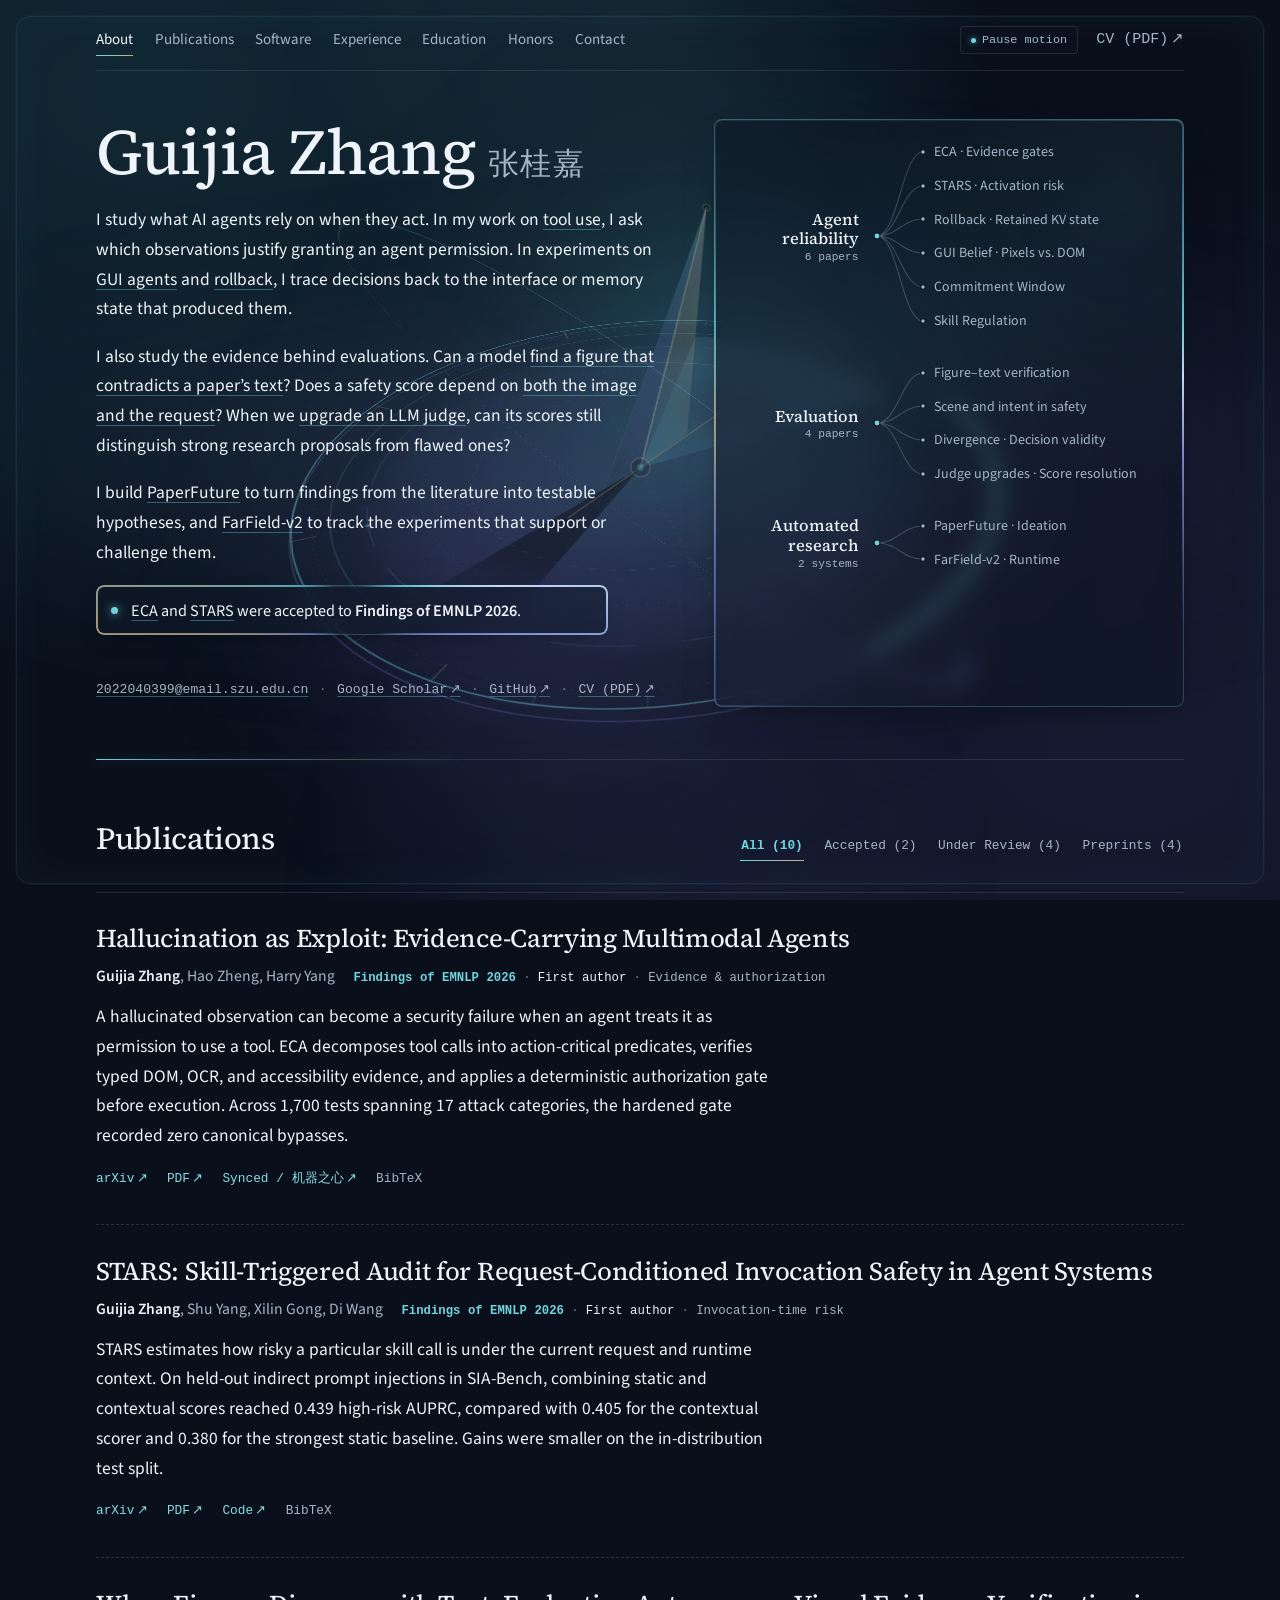
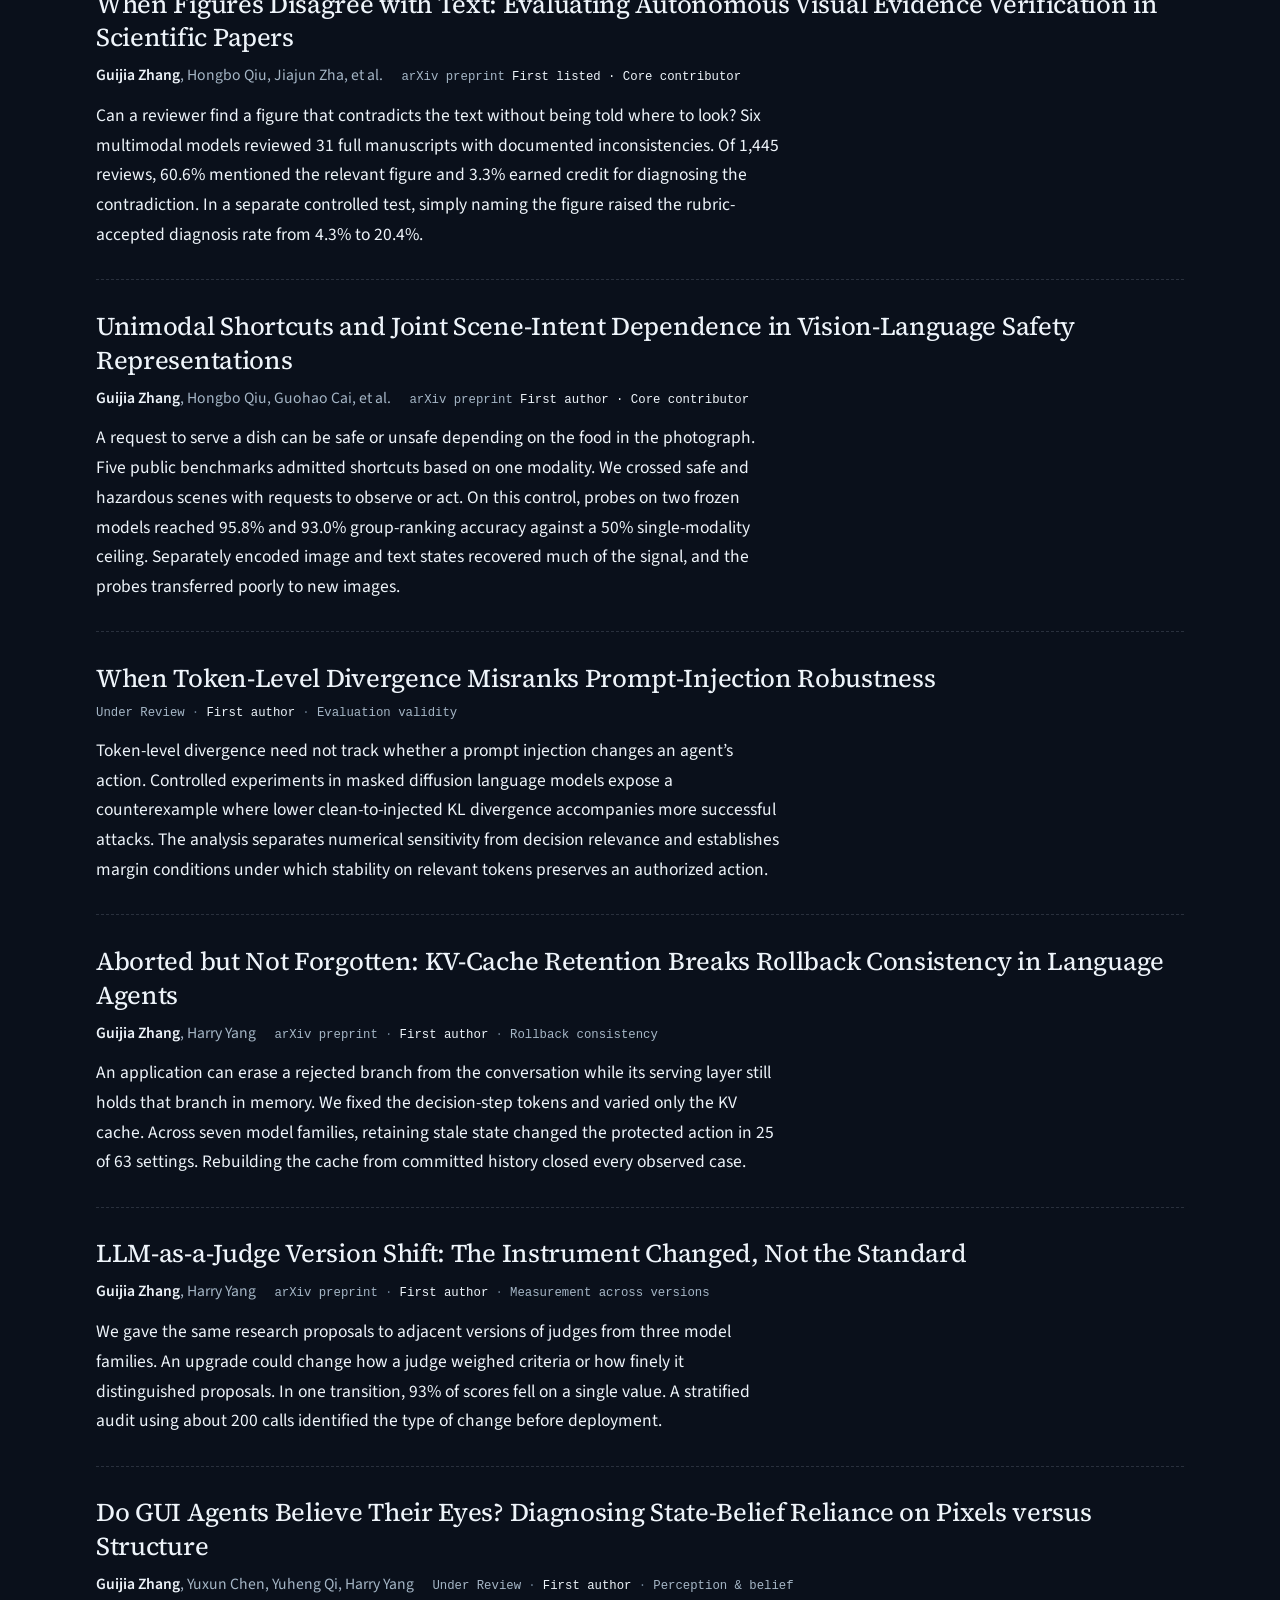
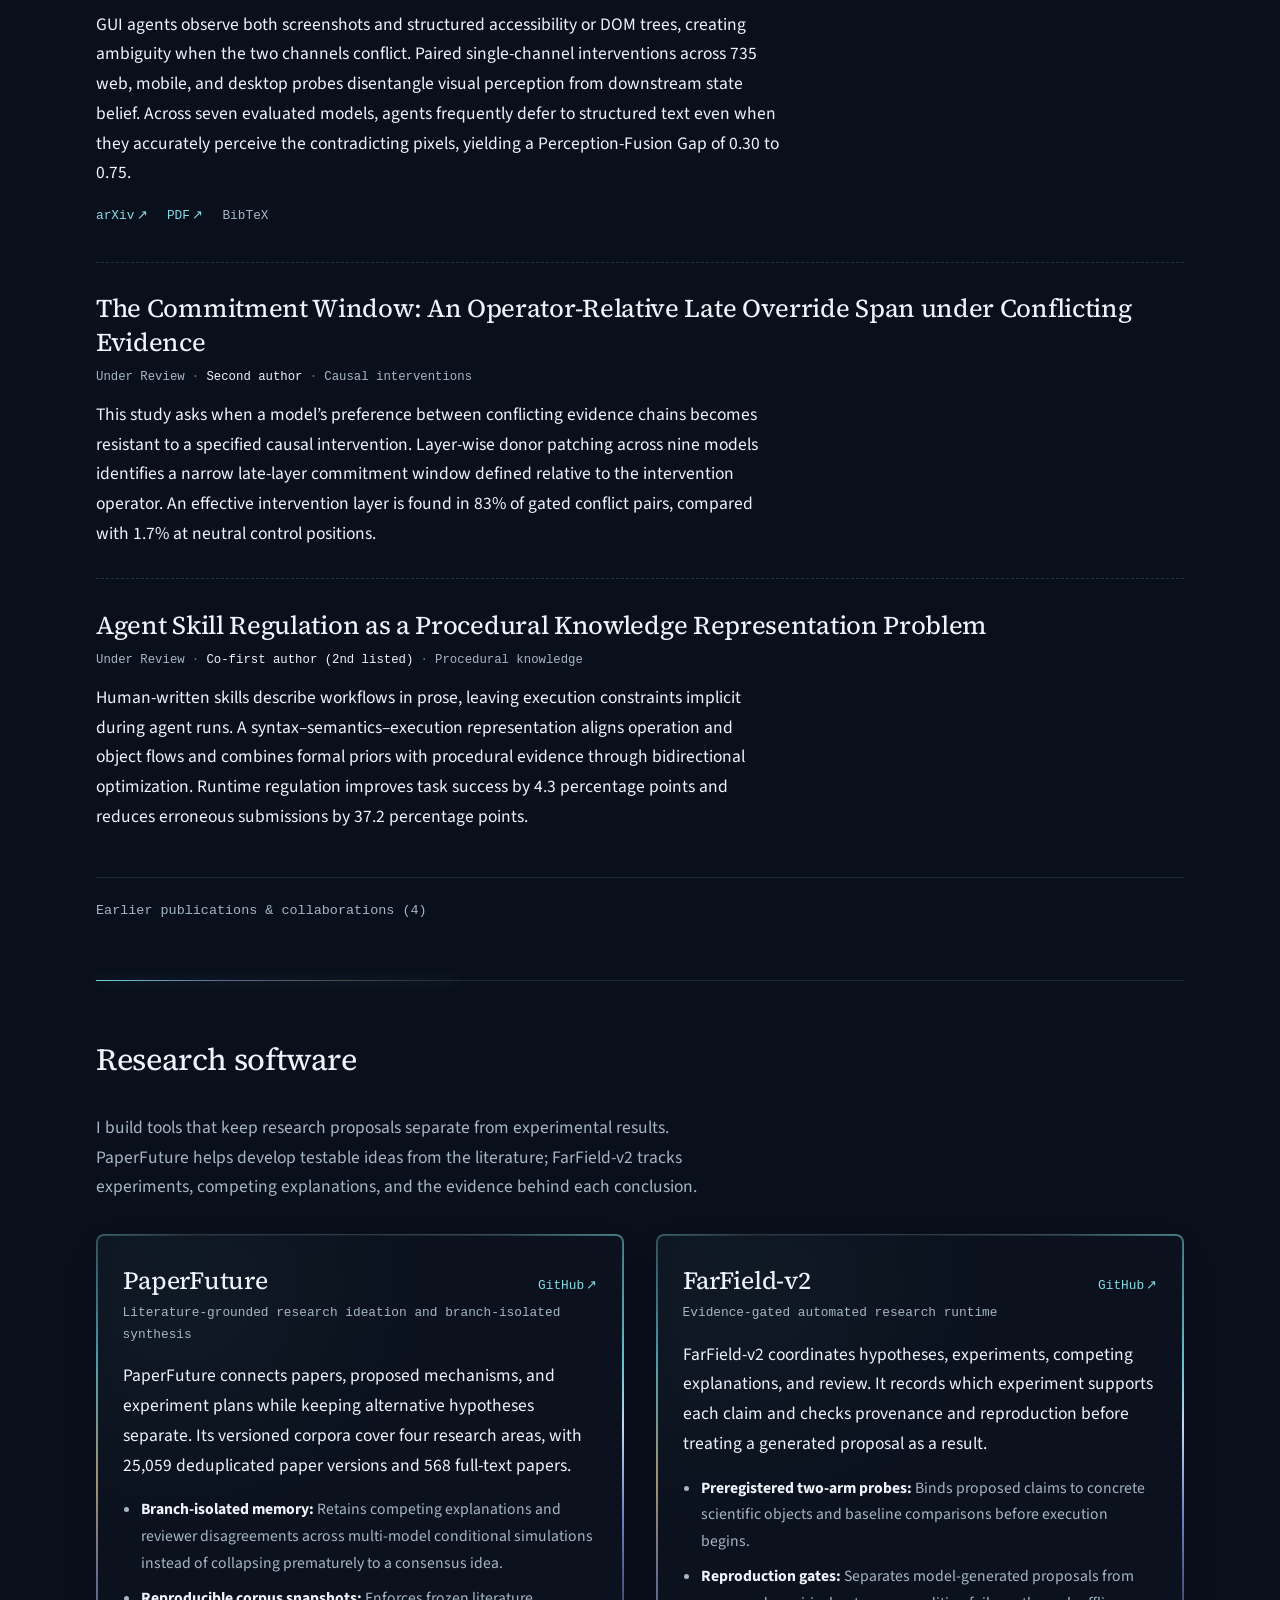
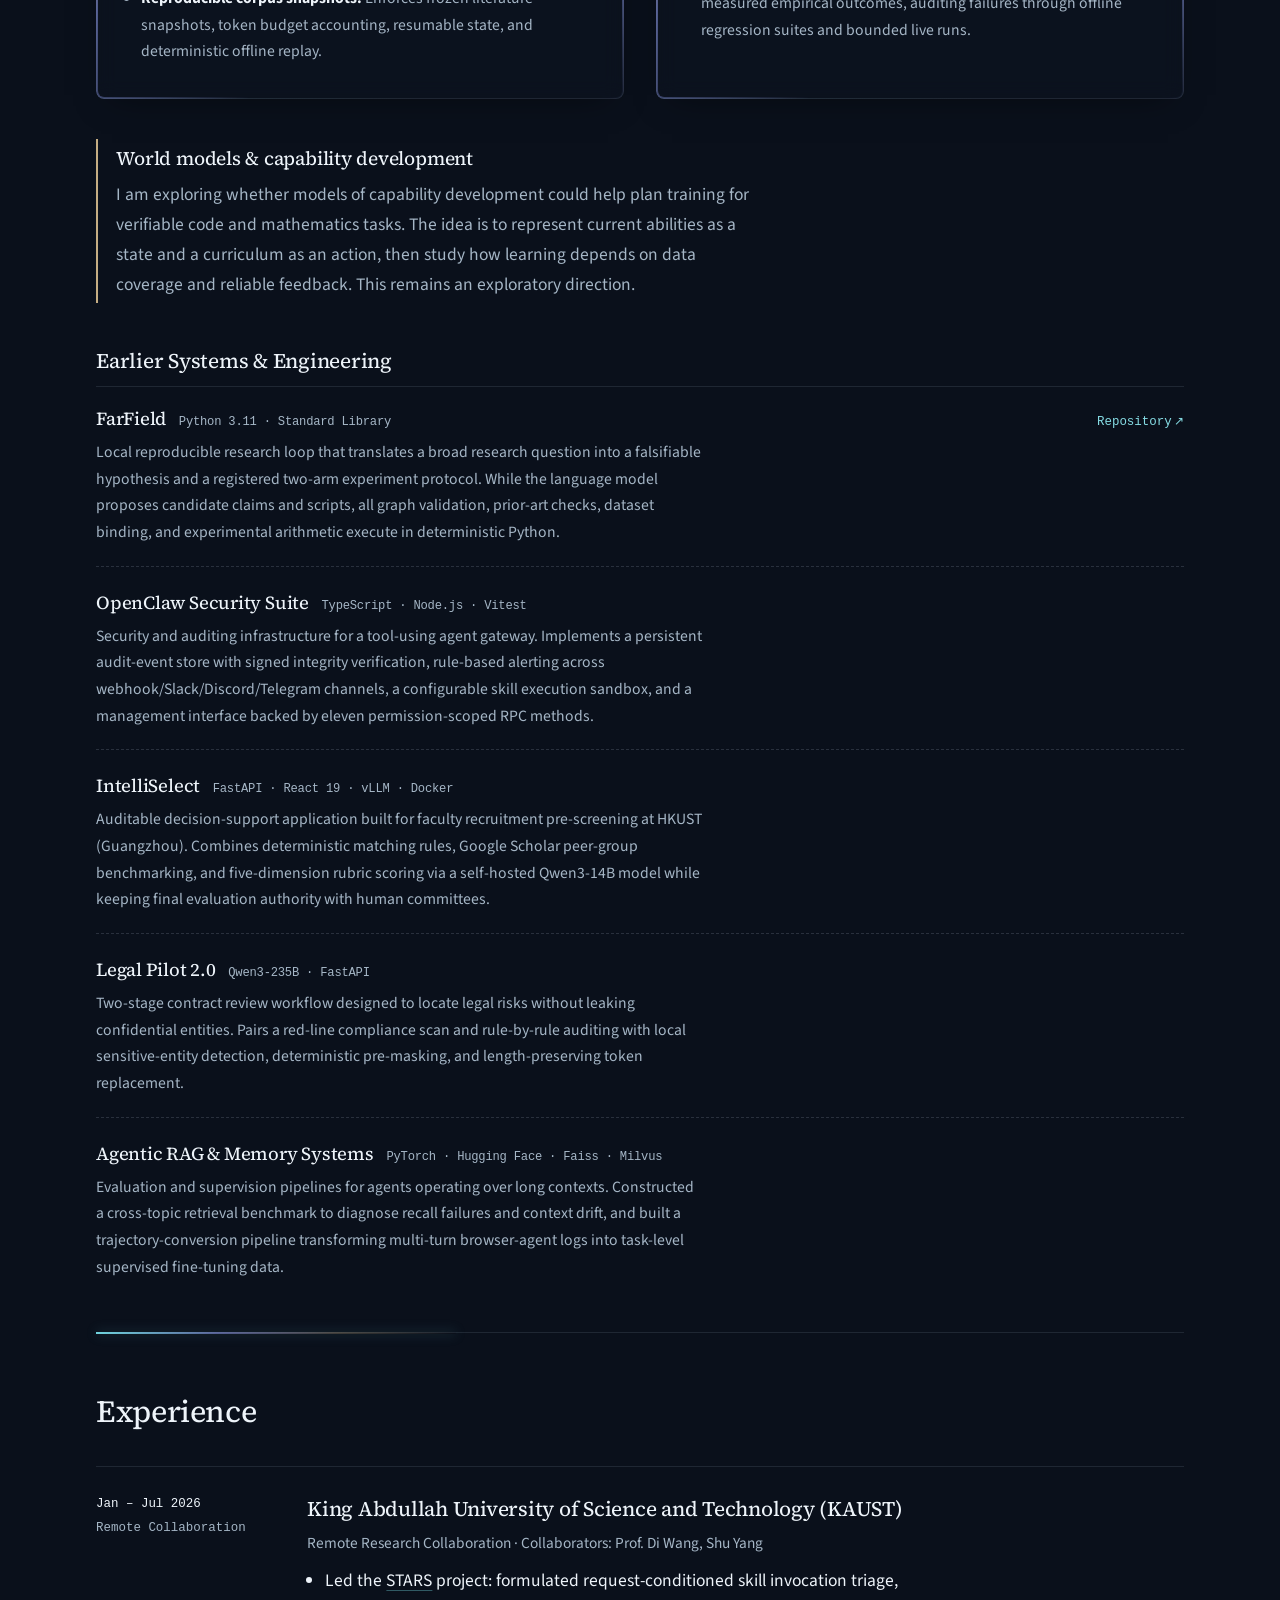
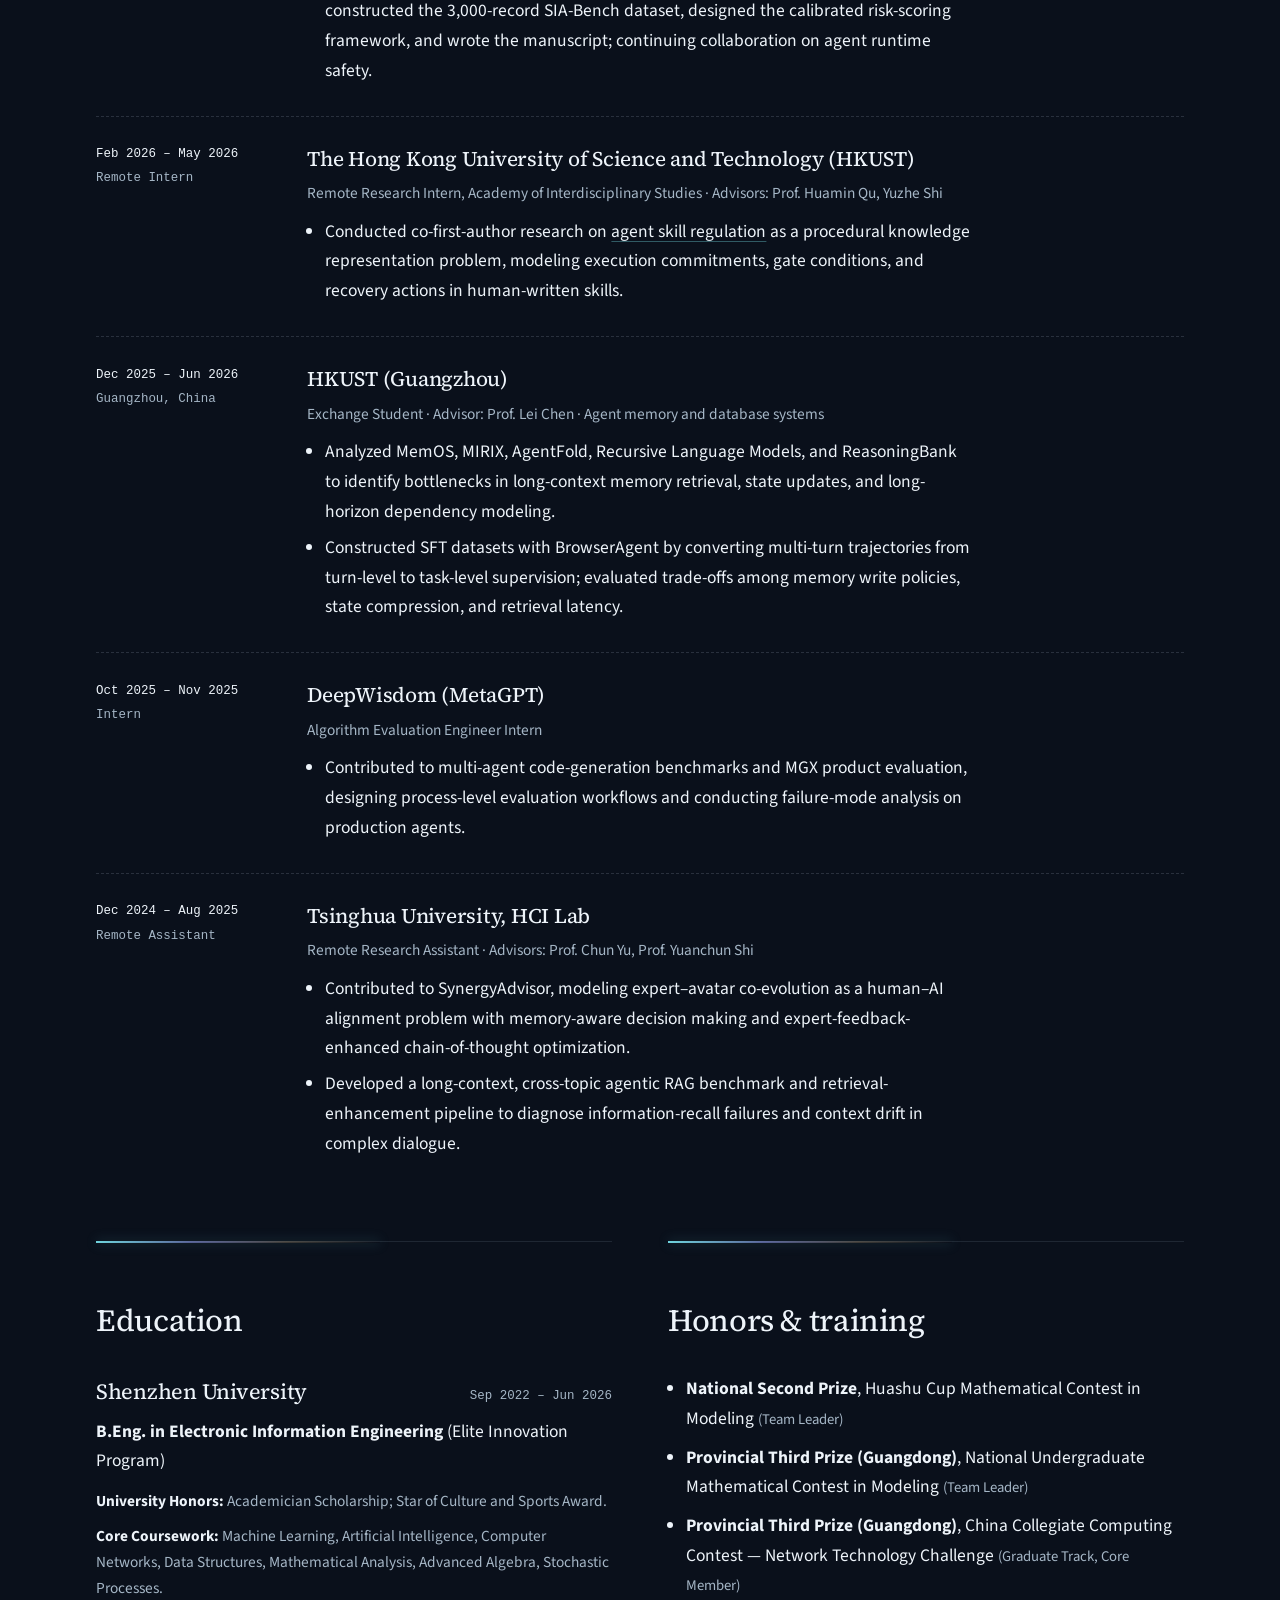
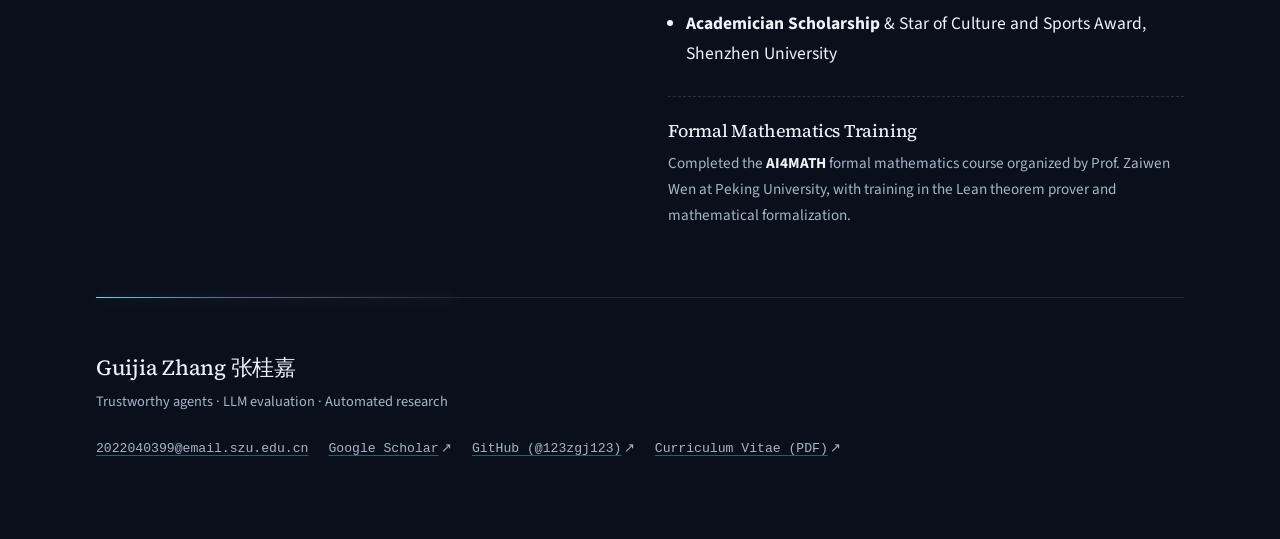
<file: awards.html>
<!doctype html>
<html lang="en">
<head>
<meta charset="utf-8">
<meta name="viewport" content="width=device-width,initial-scale=1">
<title>Honors — Guijia Zhang</title>
<link rel="canonical" href="https://123zgj123.github.io/#awards">
<meta http-equiv="refresh" content="0;url=index.html#awards">
<script>
  const legacy = {misc:'awards', 'earlier-title':'publications', 'review-title':'publications', 'conference-title':'publications'};
  const fragment = location.hash.slice(1);
  location.replace('index.html#' + (legacy[fragment] || fragment || 'awards'));
</script>
</head>
<body><p>This content is now part of the <a href="index.html#awards">single-page homepage</a>.</p></body>
</html>
</file>
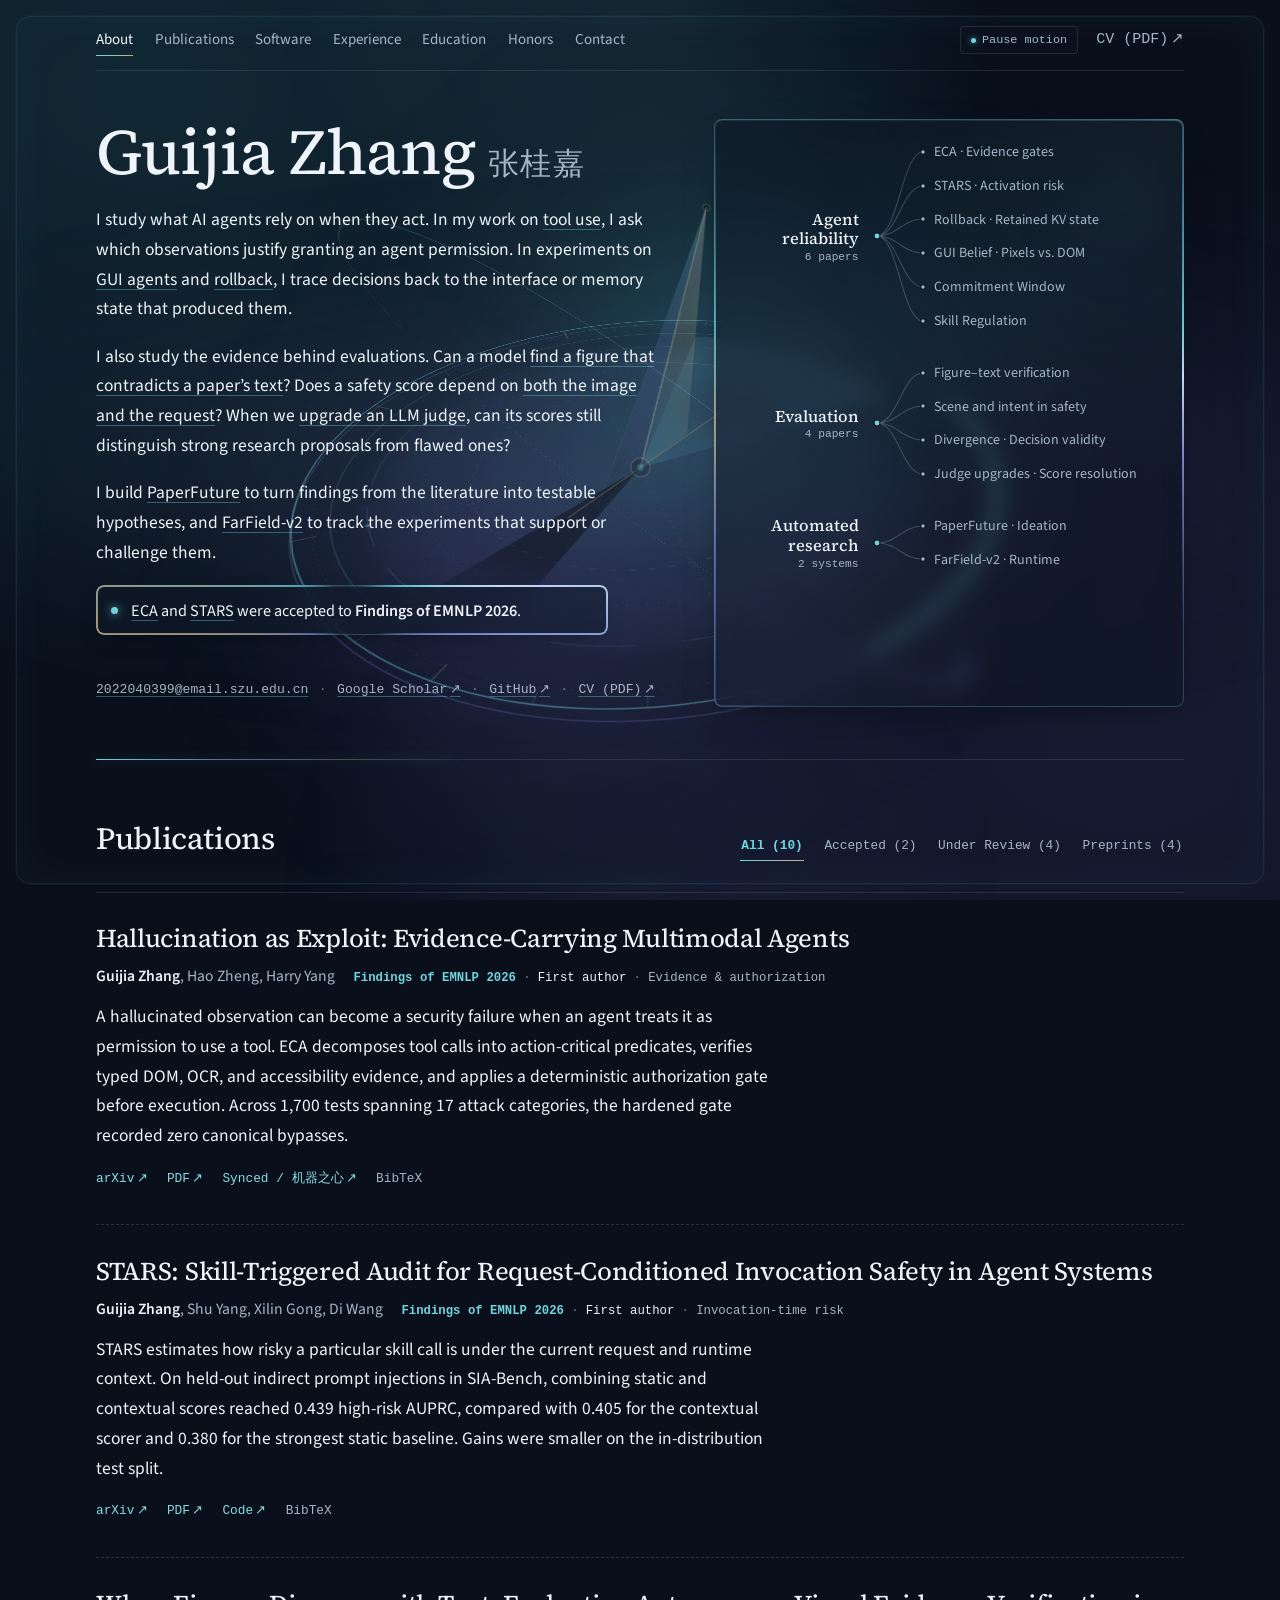
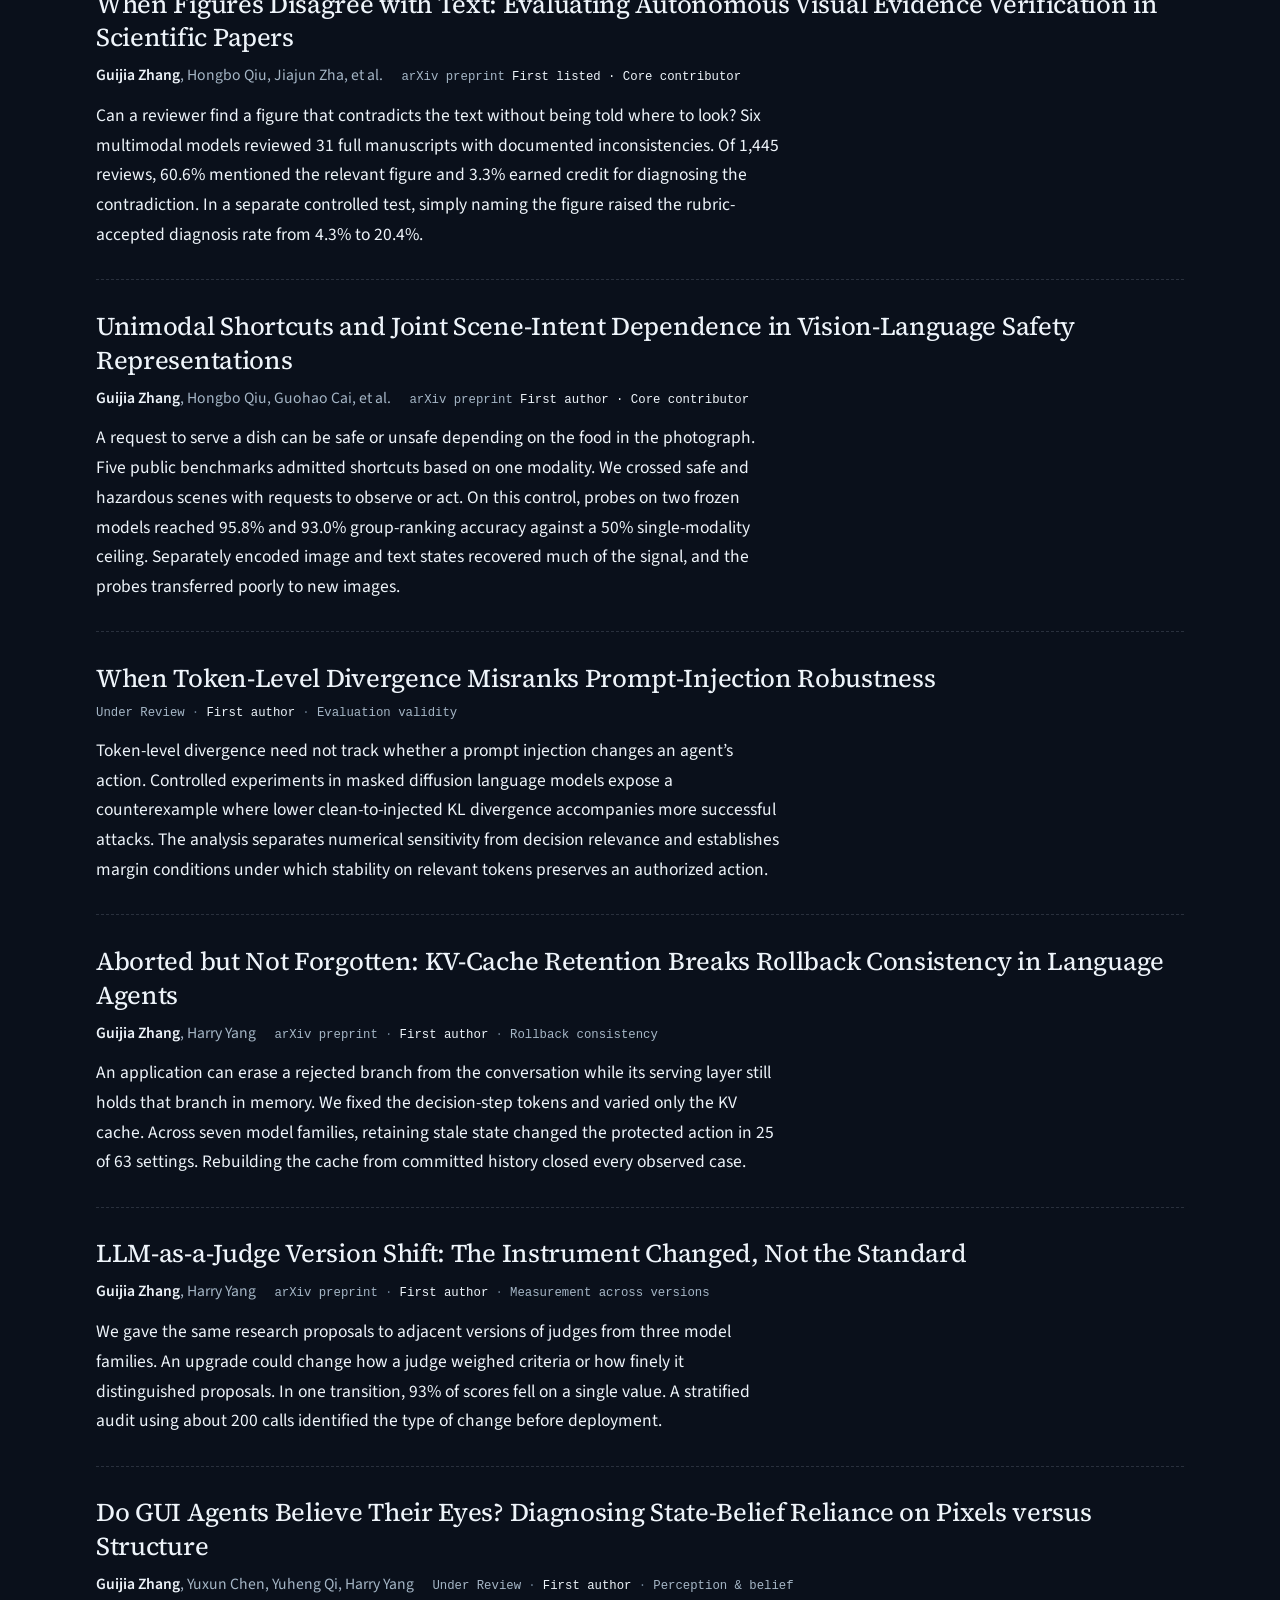
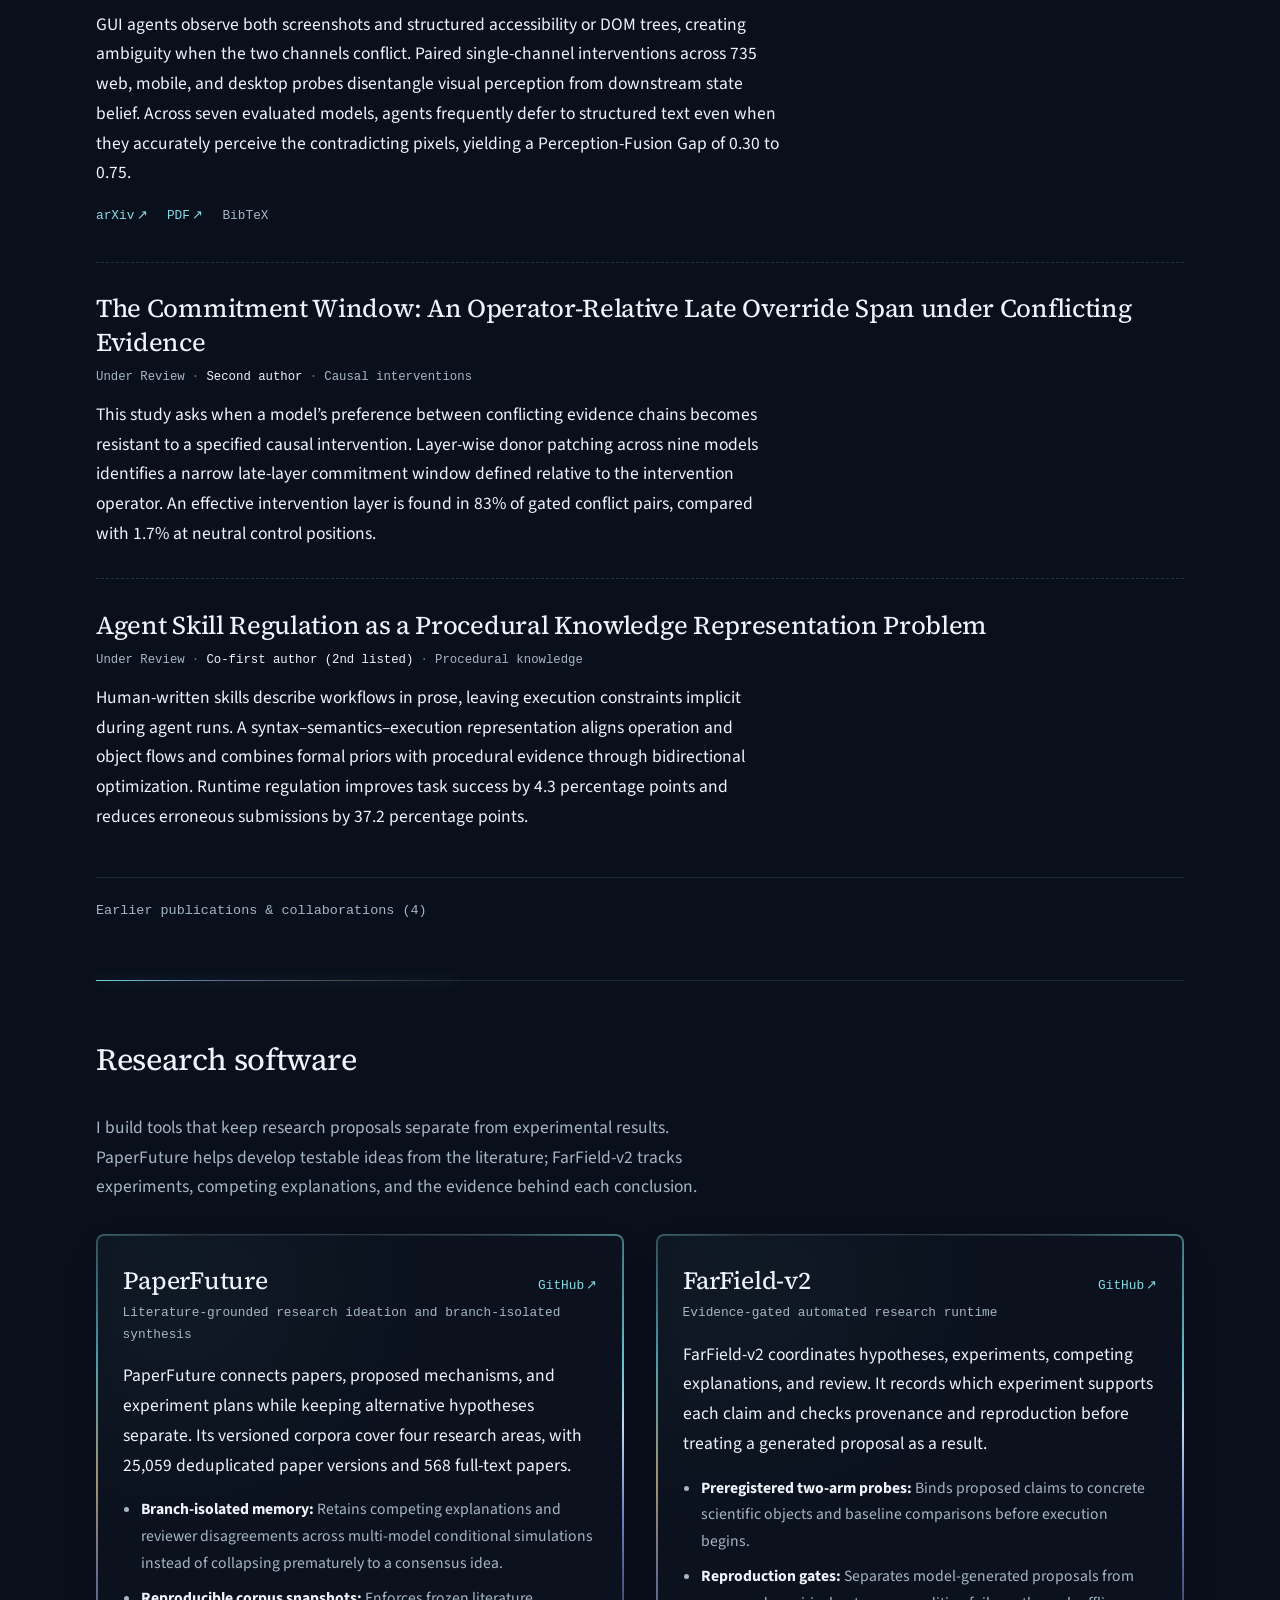
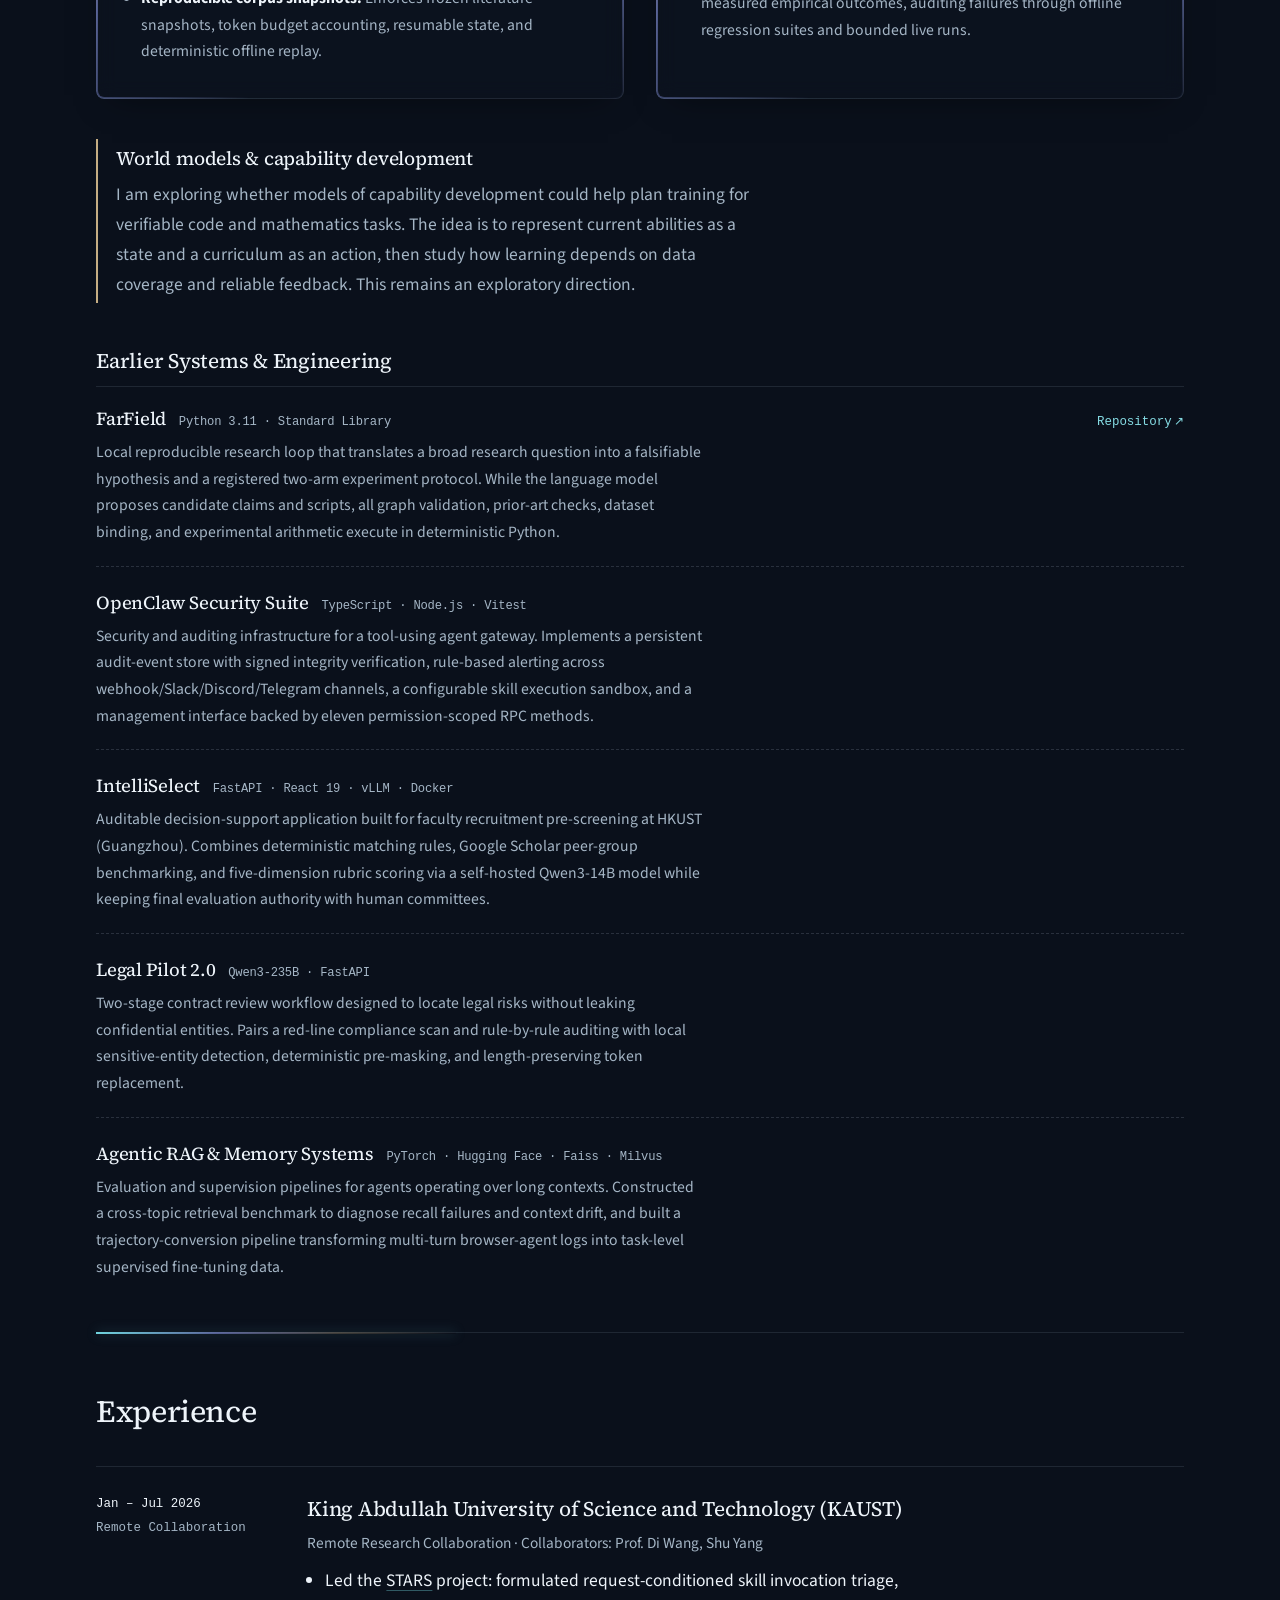
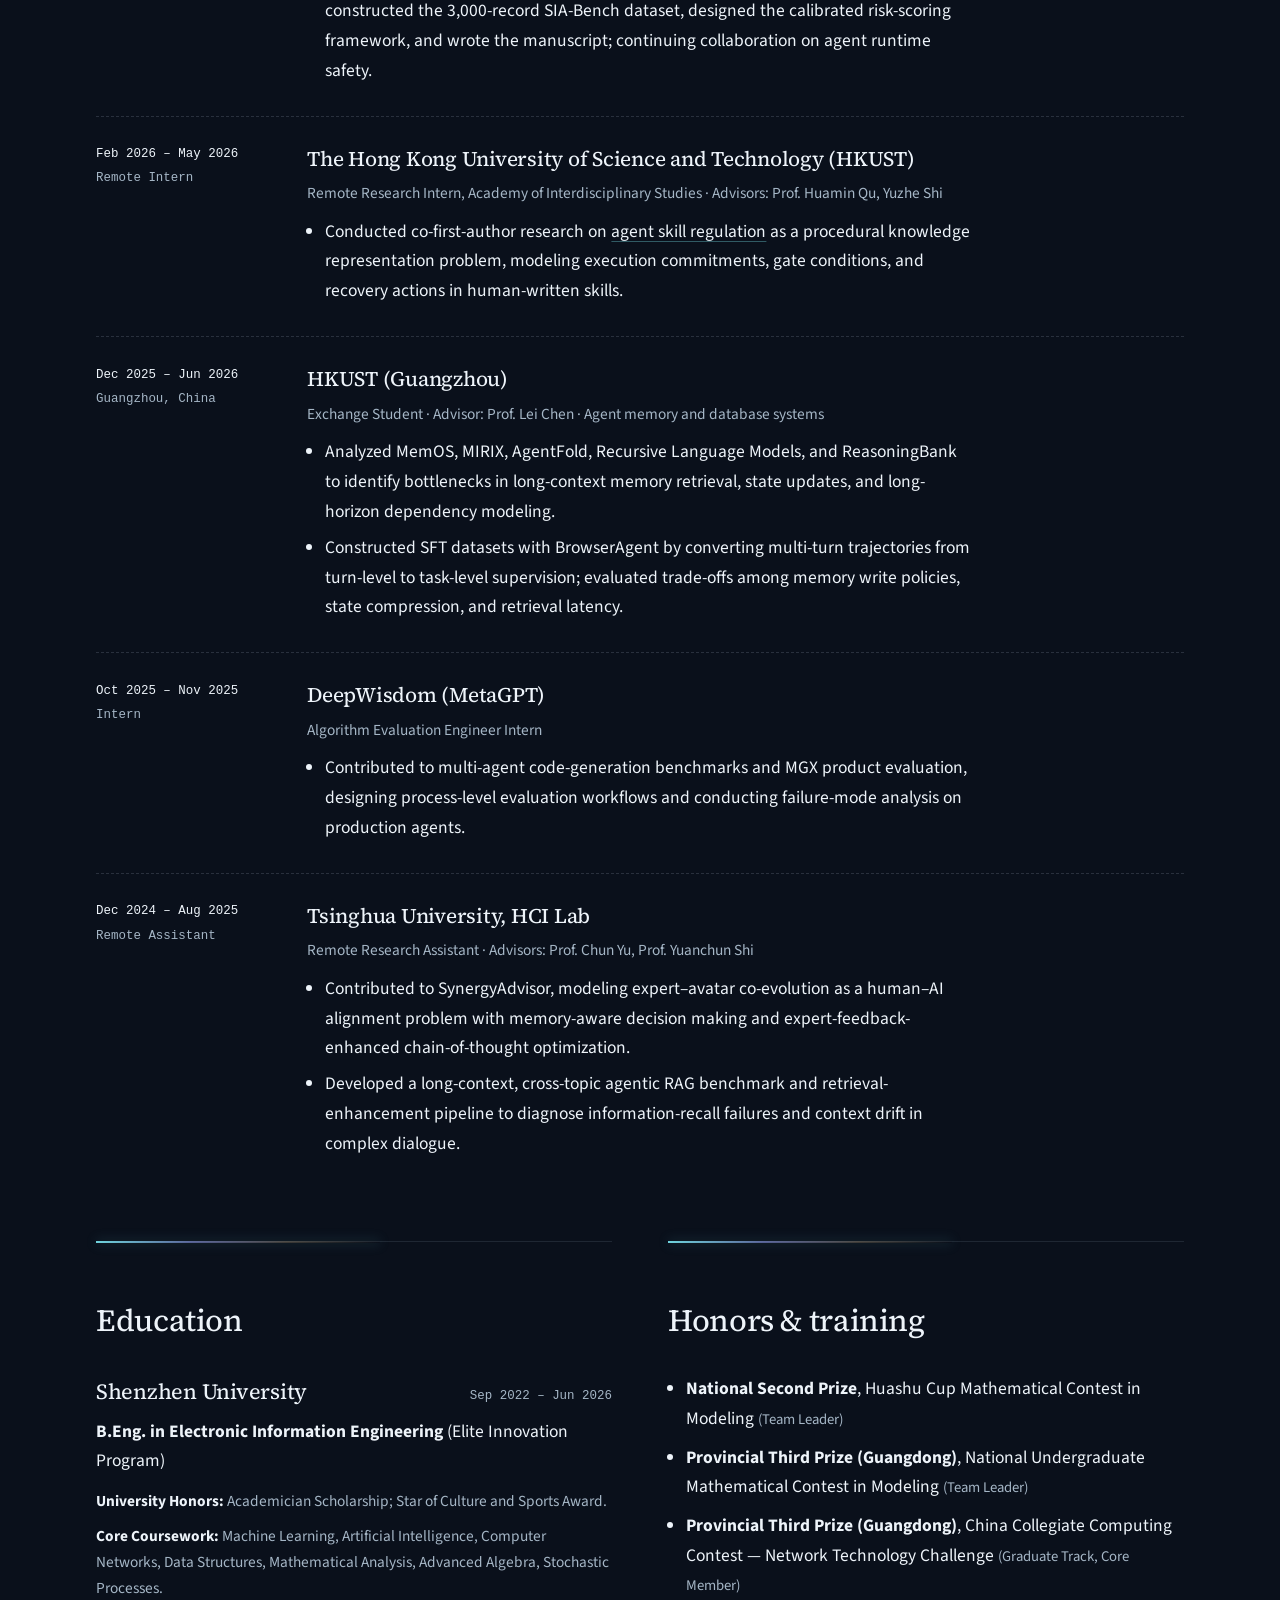
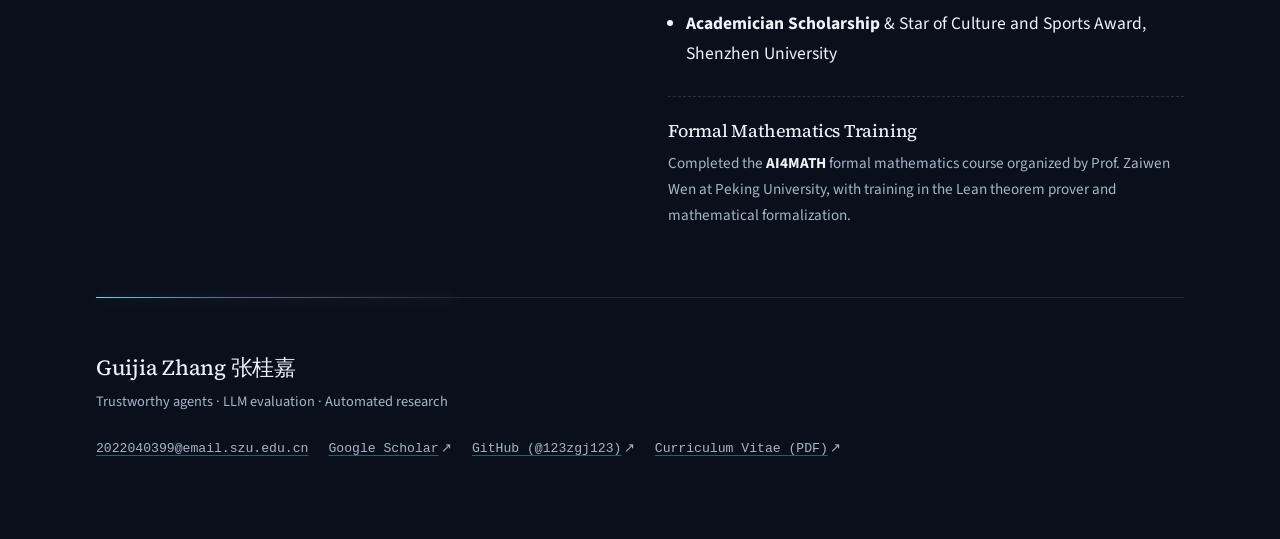
<file: experience.html>
<!doctype html>
<html lang="en">
<head>
<meta charset="utf-8">
<meta name="viewport" content="width=device-width,initial-scale=1">
<title>Experience — Guijia Zhang</title>
<link rel="canonical" href="https://123zgj123.github.io/#experience">
<meta http-equiv="refresh" content="0;url=index.html#experience">
<script>
  const legacy = {misc:'awards', 'earlier-title':'publications', 'review-title':'publications', 'conference-title':'publications'};
  const fragment = location.hash.slice(1);
  location.replace('index.html#' + (legacy[fragment] || fragment || 'experience'));
</script>
</head>
<body><p>This content is now part of the <a href="index.html#experience">single-page homepage</a>.</p></body>
</html>
</file>
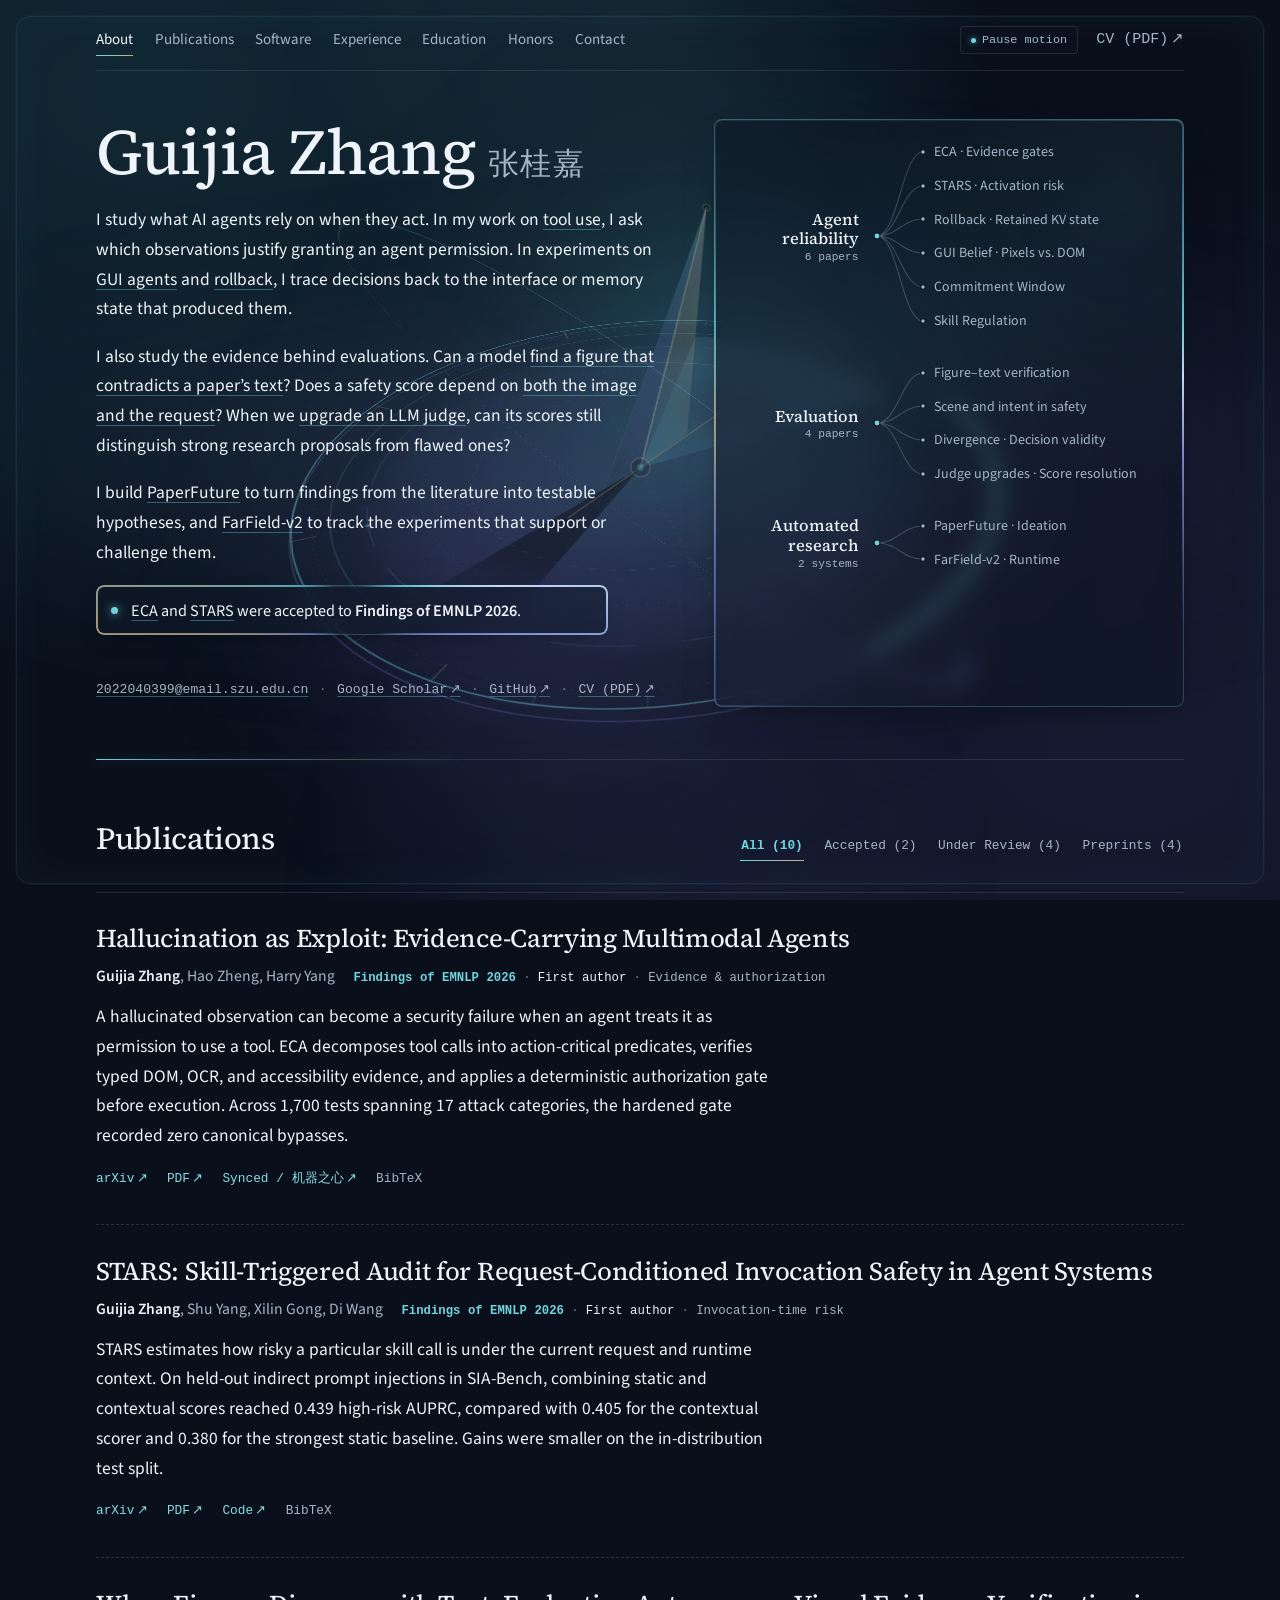
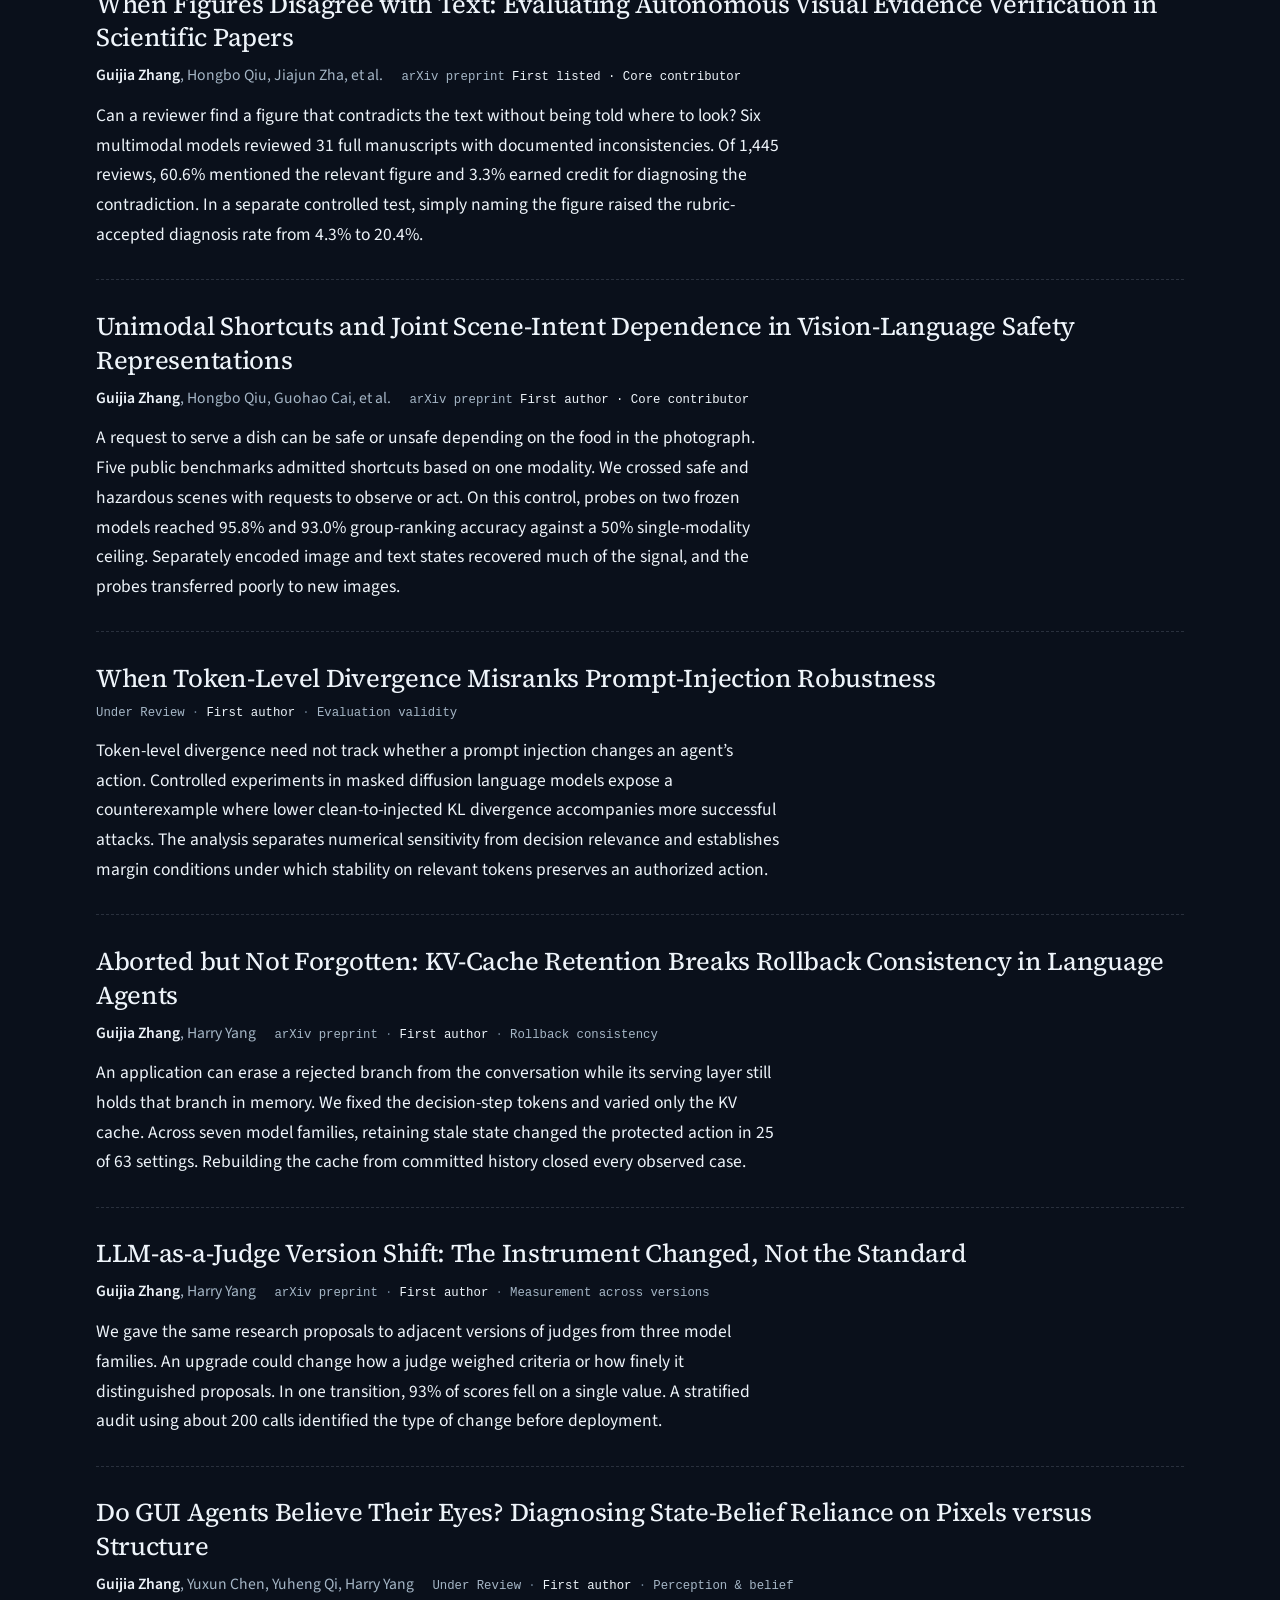
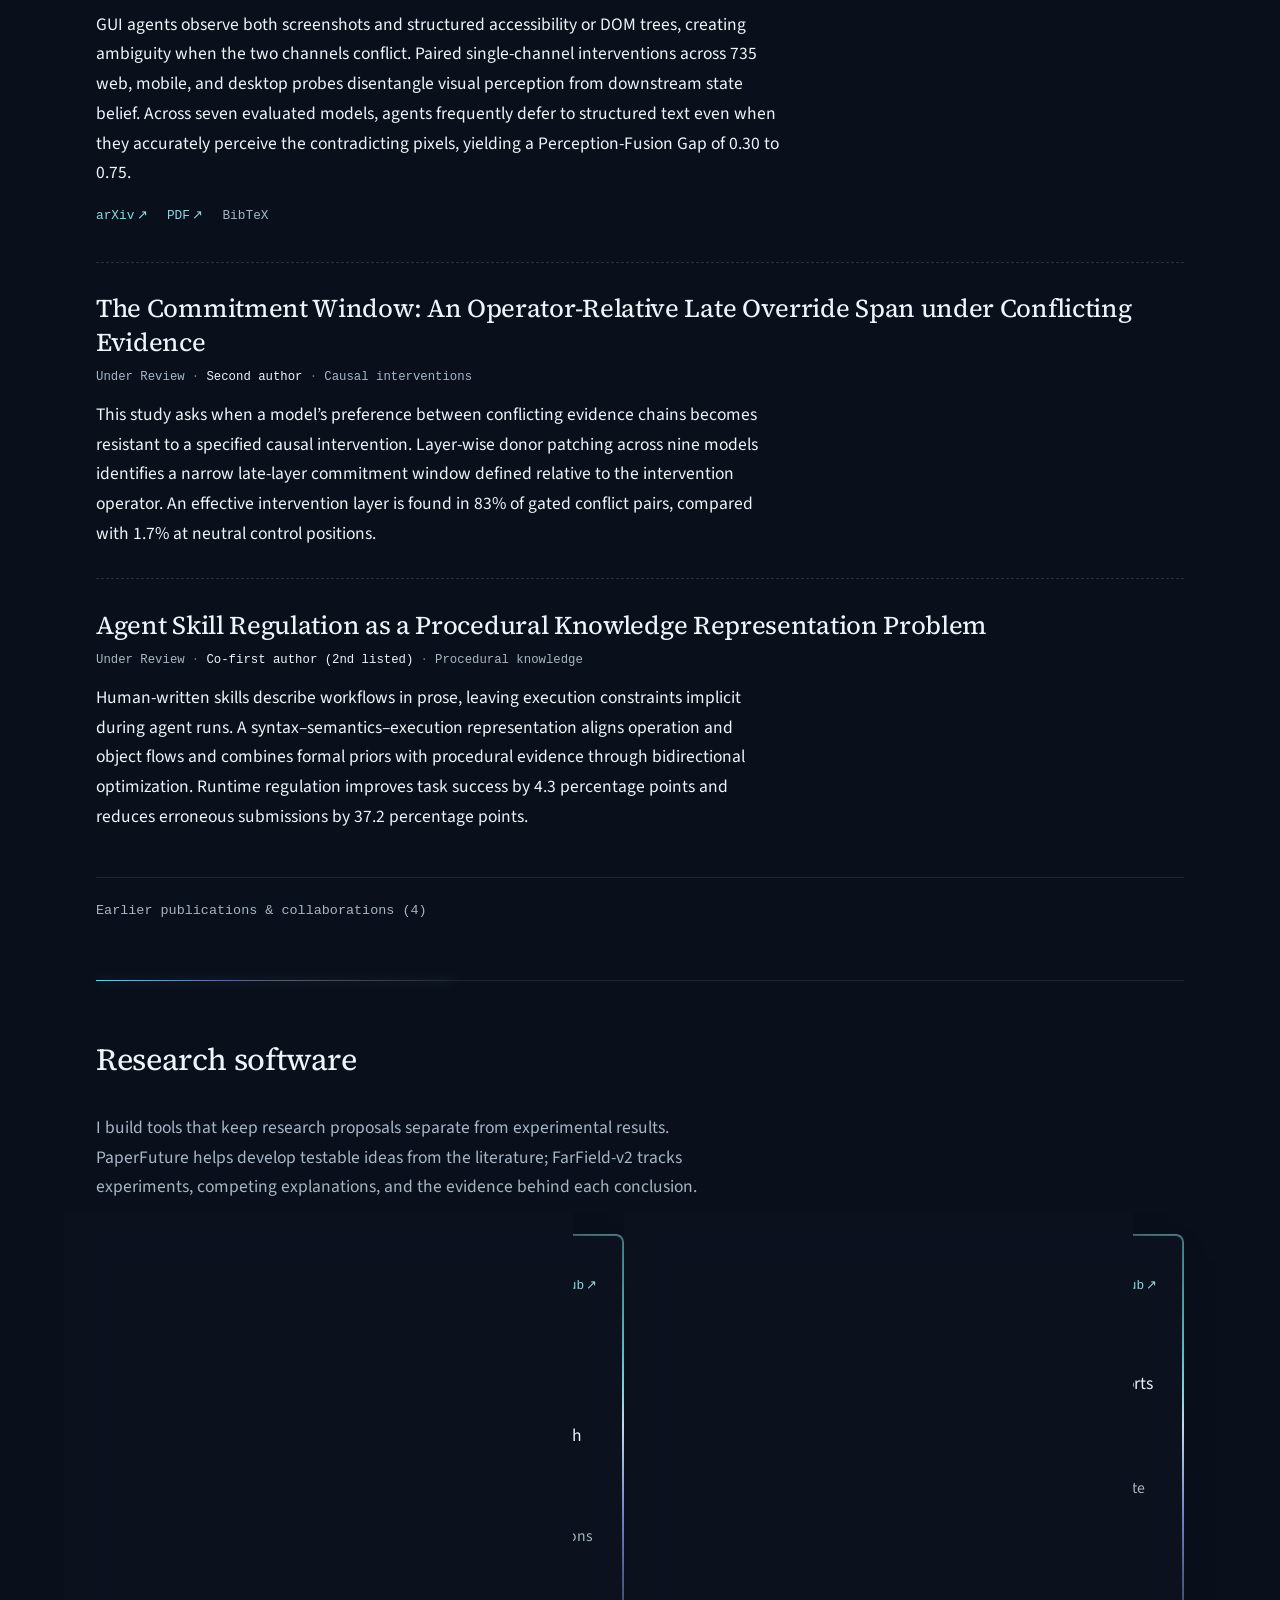
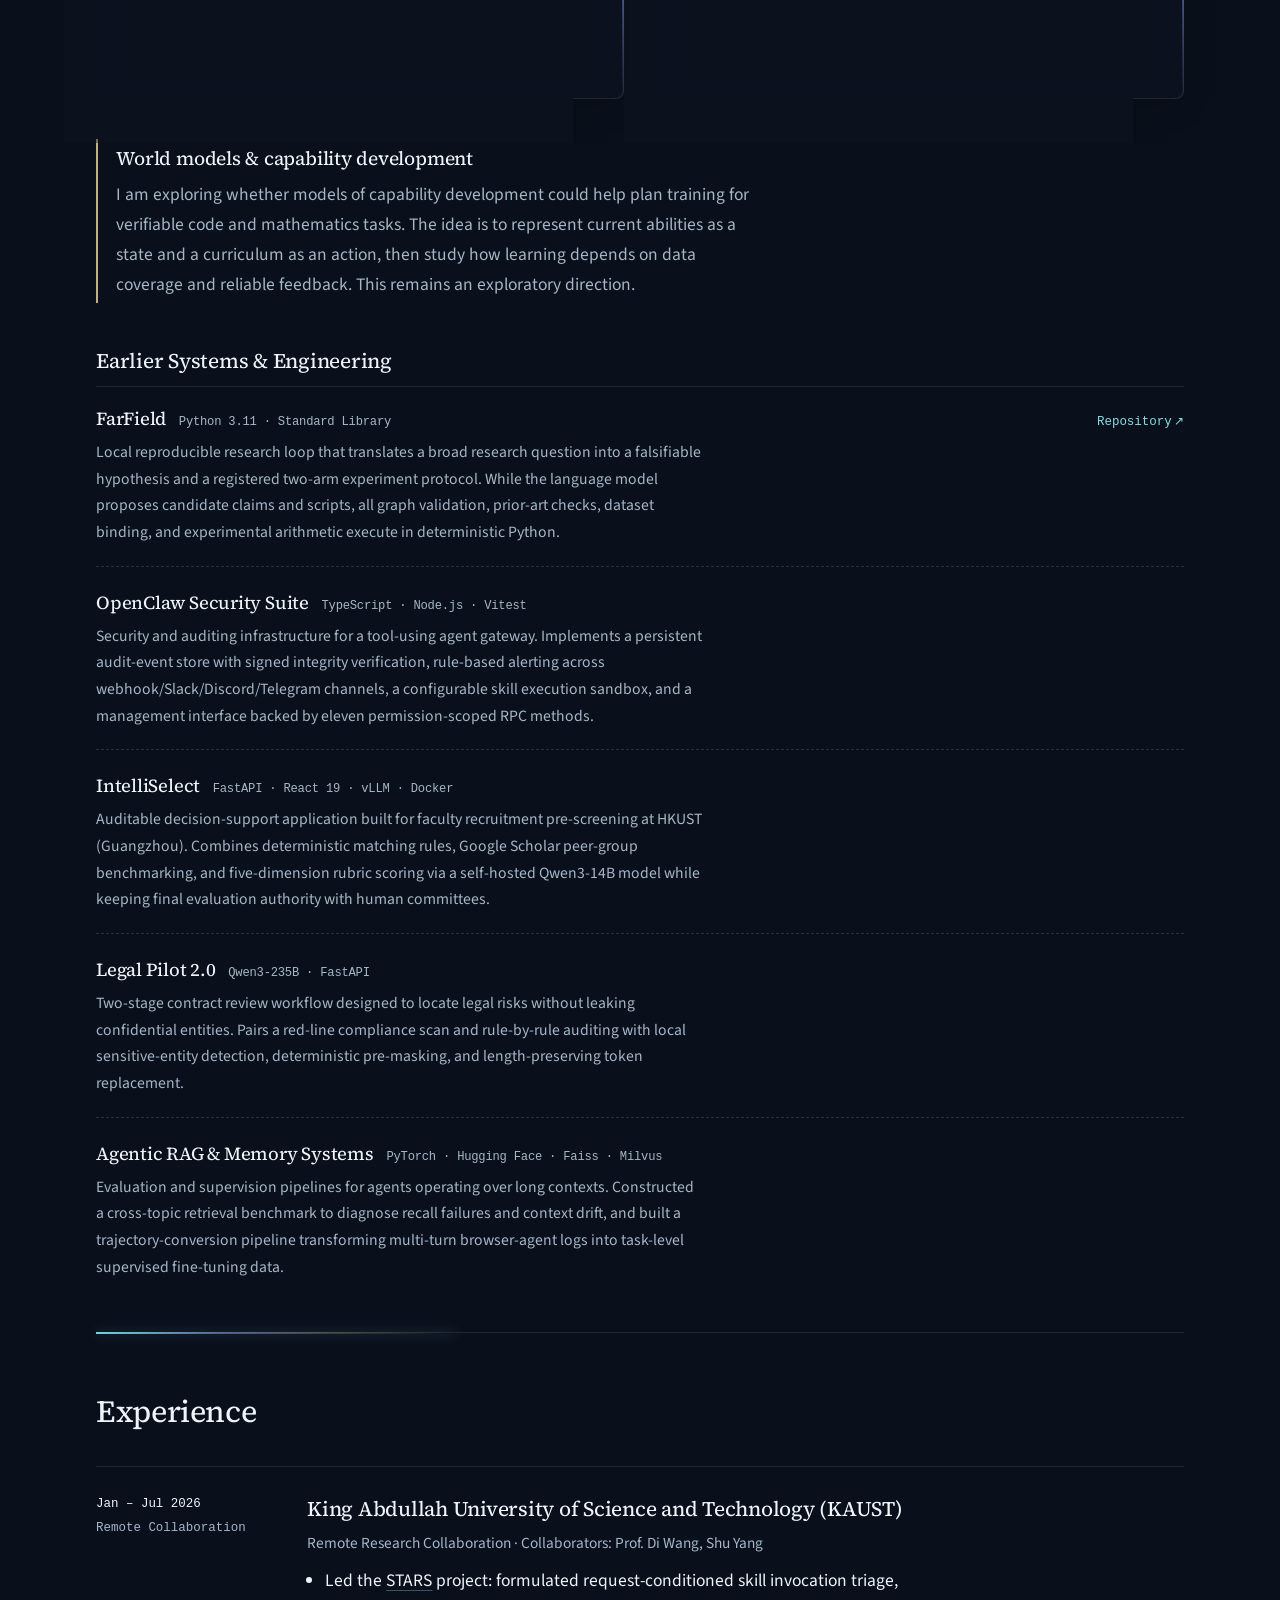
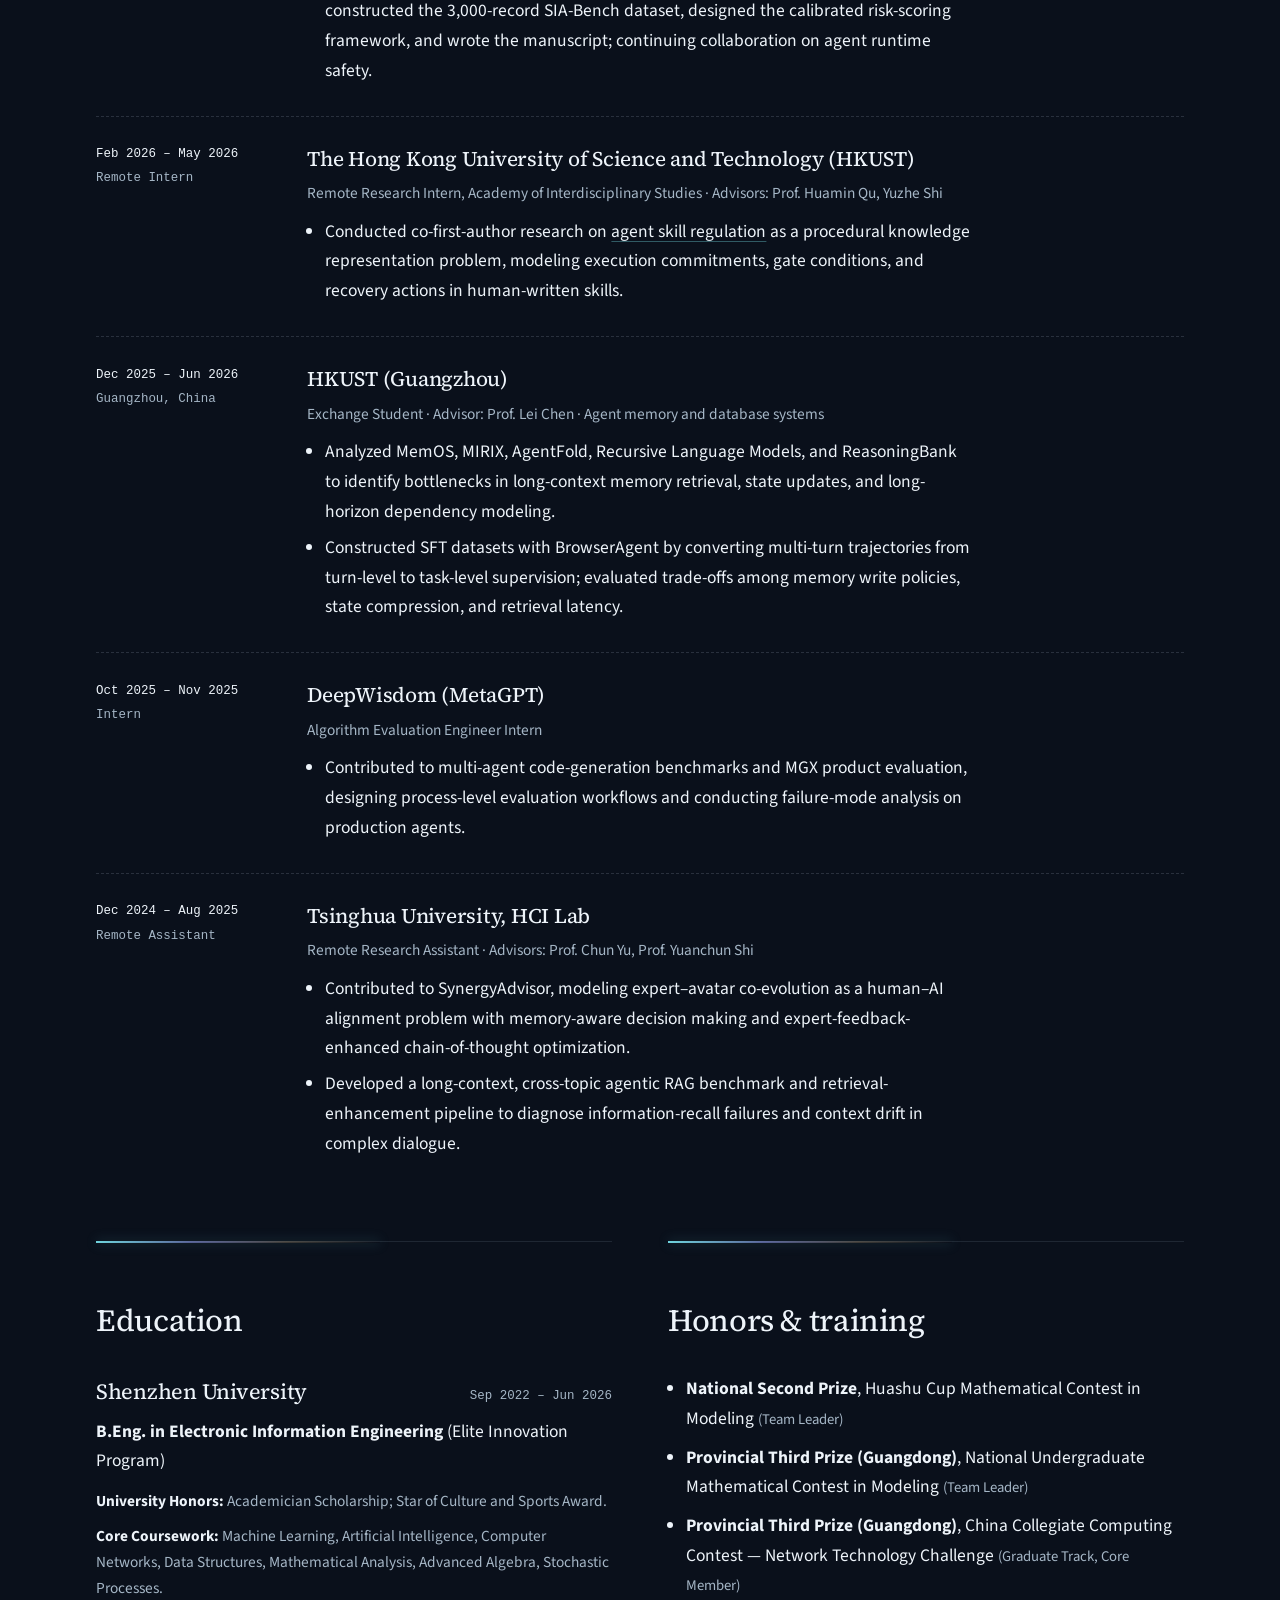
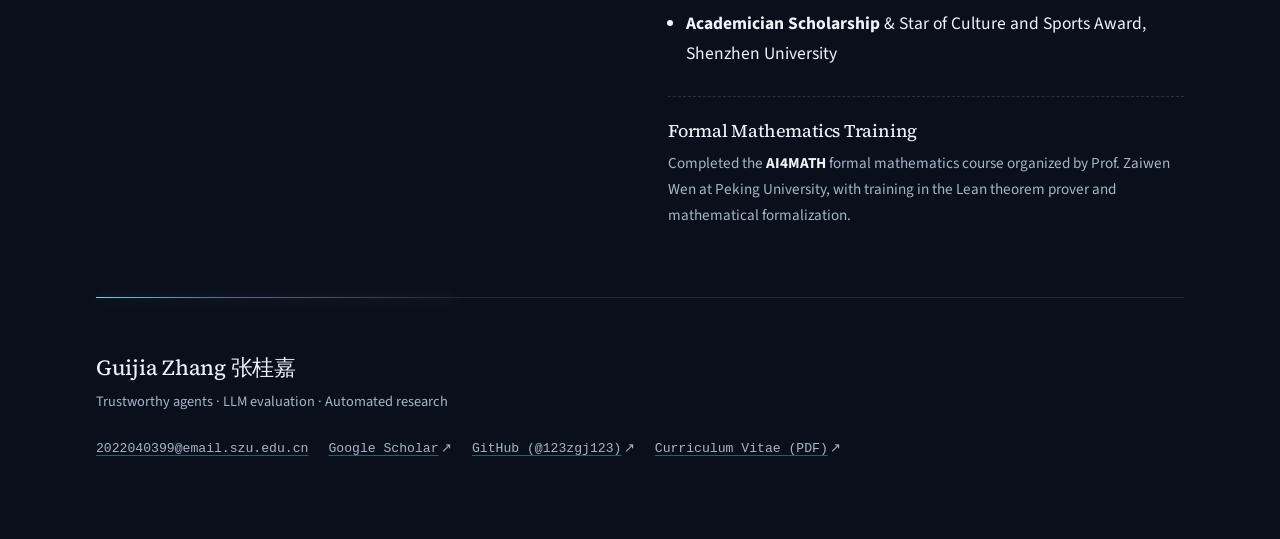
<file: projects.html>
<!doctype html>
<html lang="en">
<head>
<meta charset="utf-8">
<meta name="viewport" content="width=device-width,initial-scale=1">
<title>Research software — Guijia Zhang</title>
<link rel="canonical" href="https://123zgj123.github.io/#projects">
<meta http-equiv="refresh" content="0;url=index.html#projects">
<script>
  const legacy = {misc:'awards', 'earlier-title':'publications', 'review-title':'publications', 'conference-title':'publications'};
  const fragment = location.hash.slice(1);
  location.replace('index.html#' + (legacy[fragment] || fragment || 'projects'));
</script>
</head>
<body><p>This content is now part of the <a href="index.html#projects">single-page homepage</a>.</p></body>
</html>
</file>
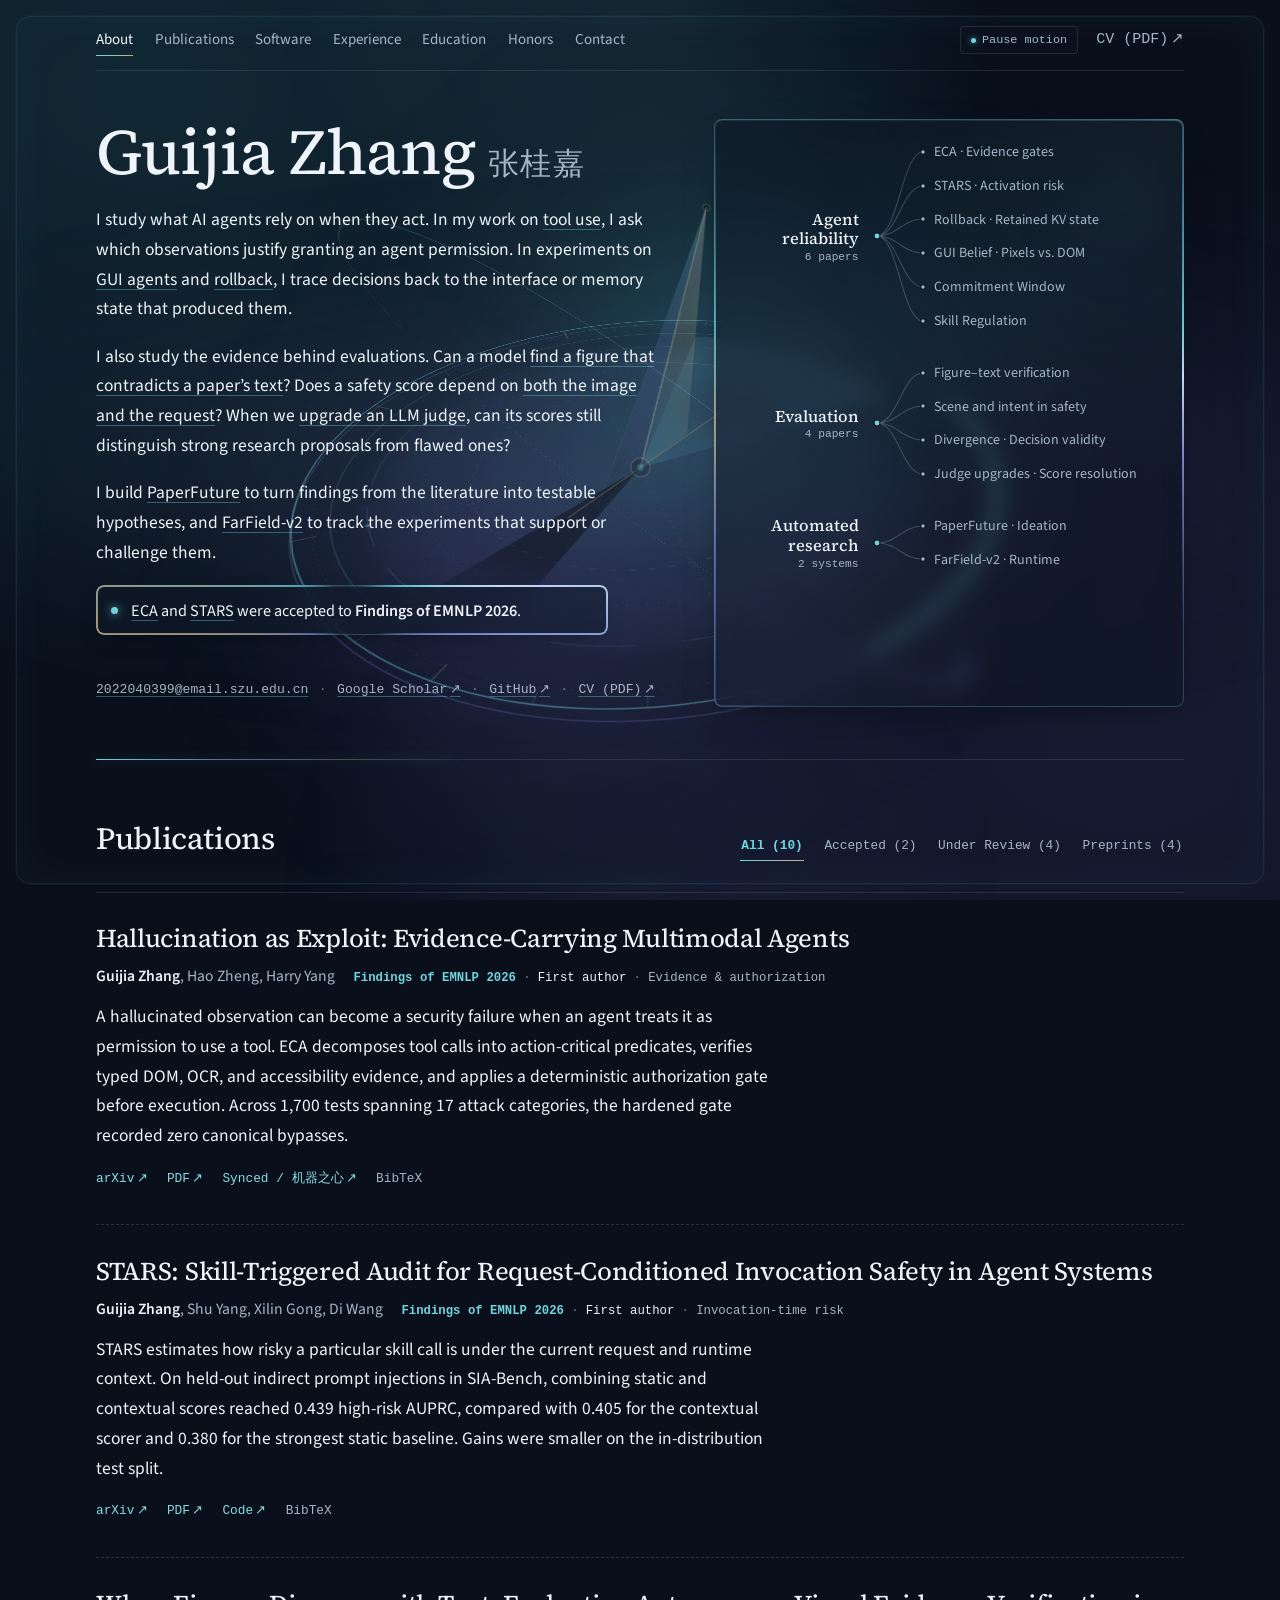
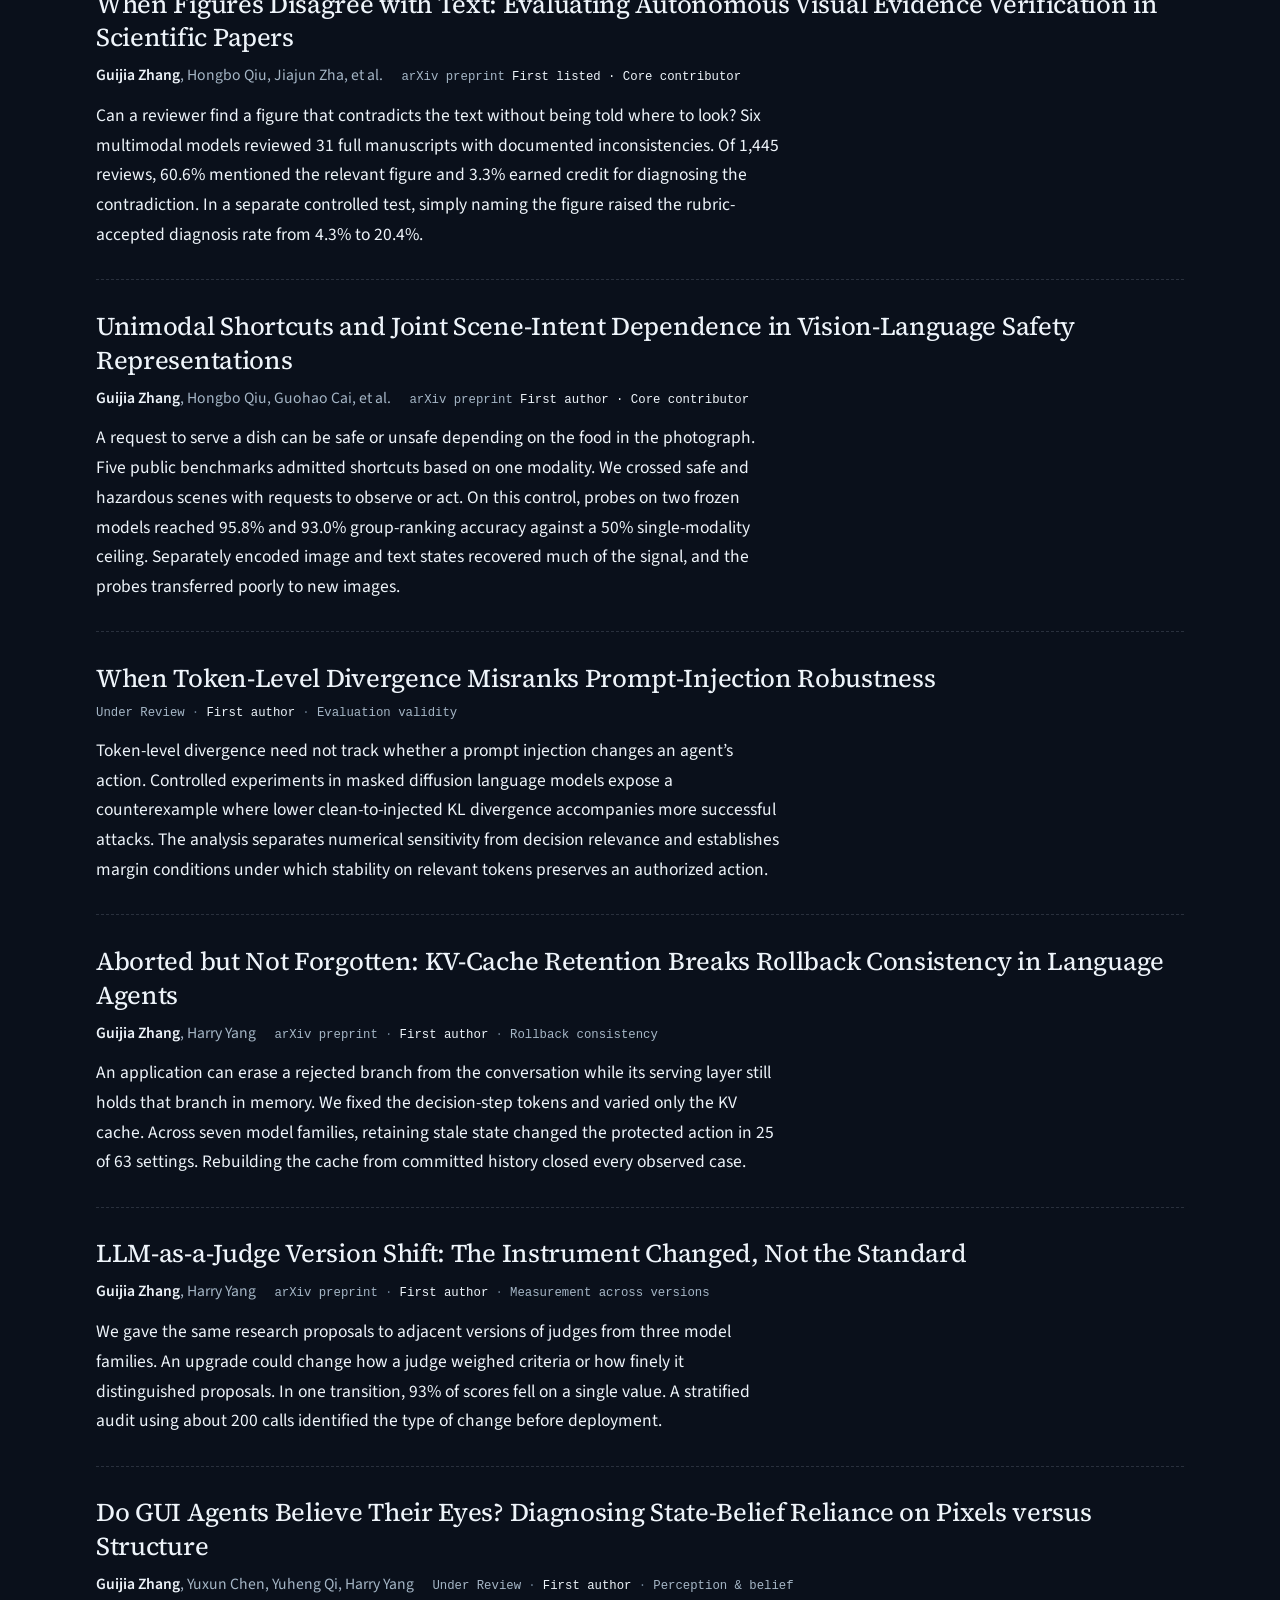
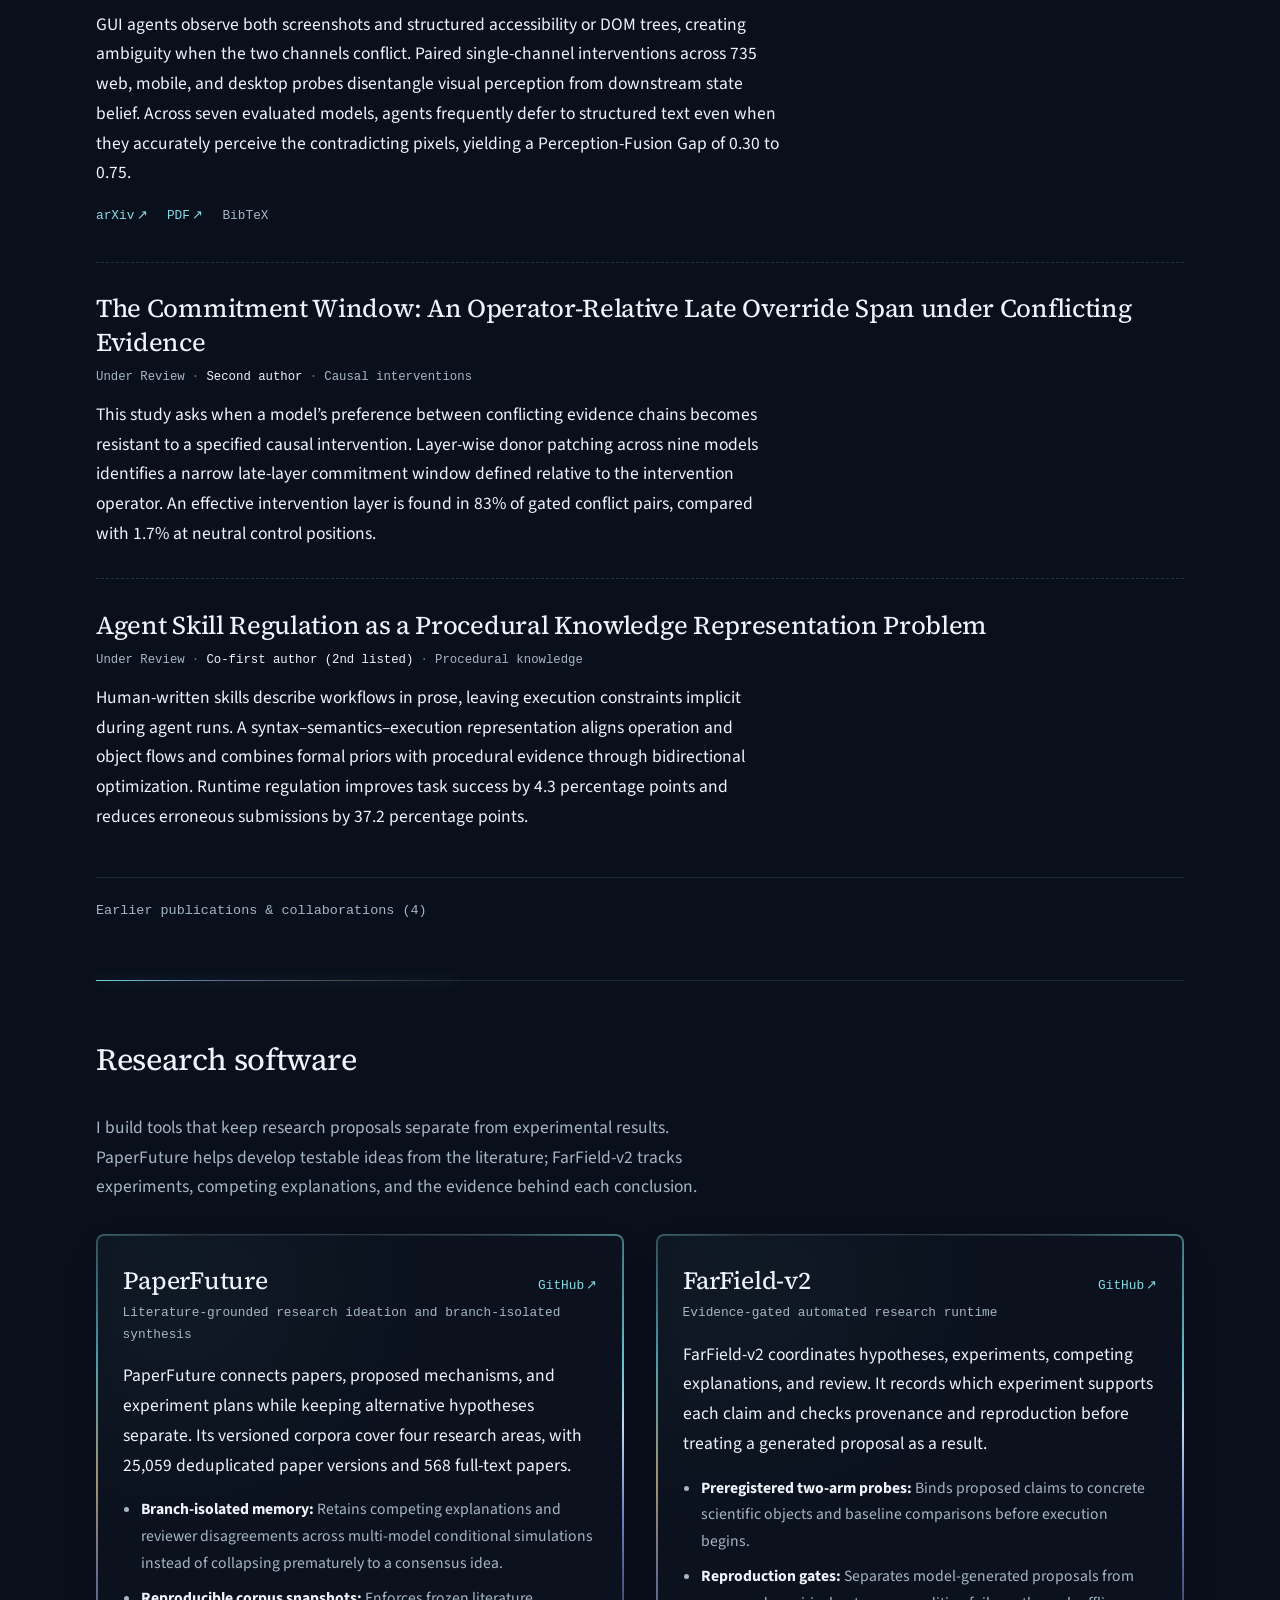
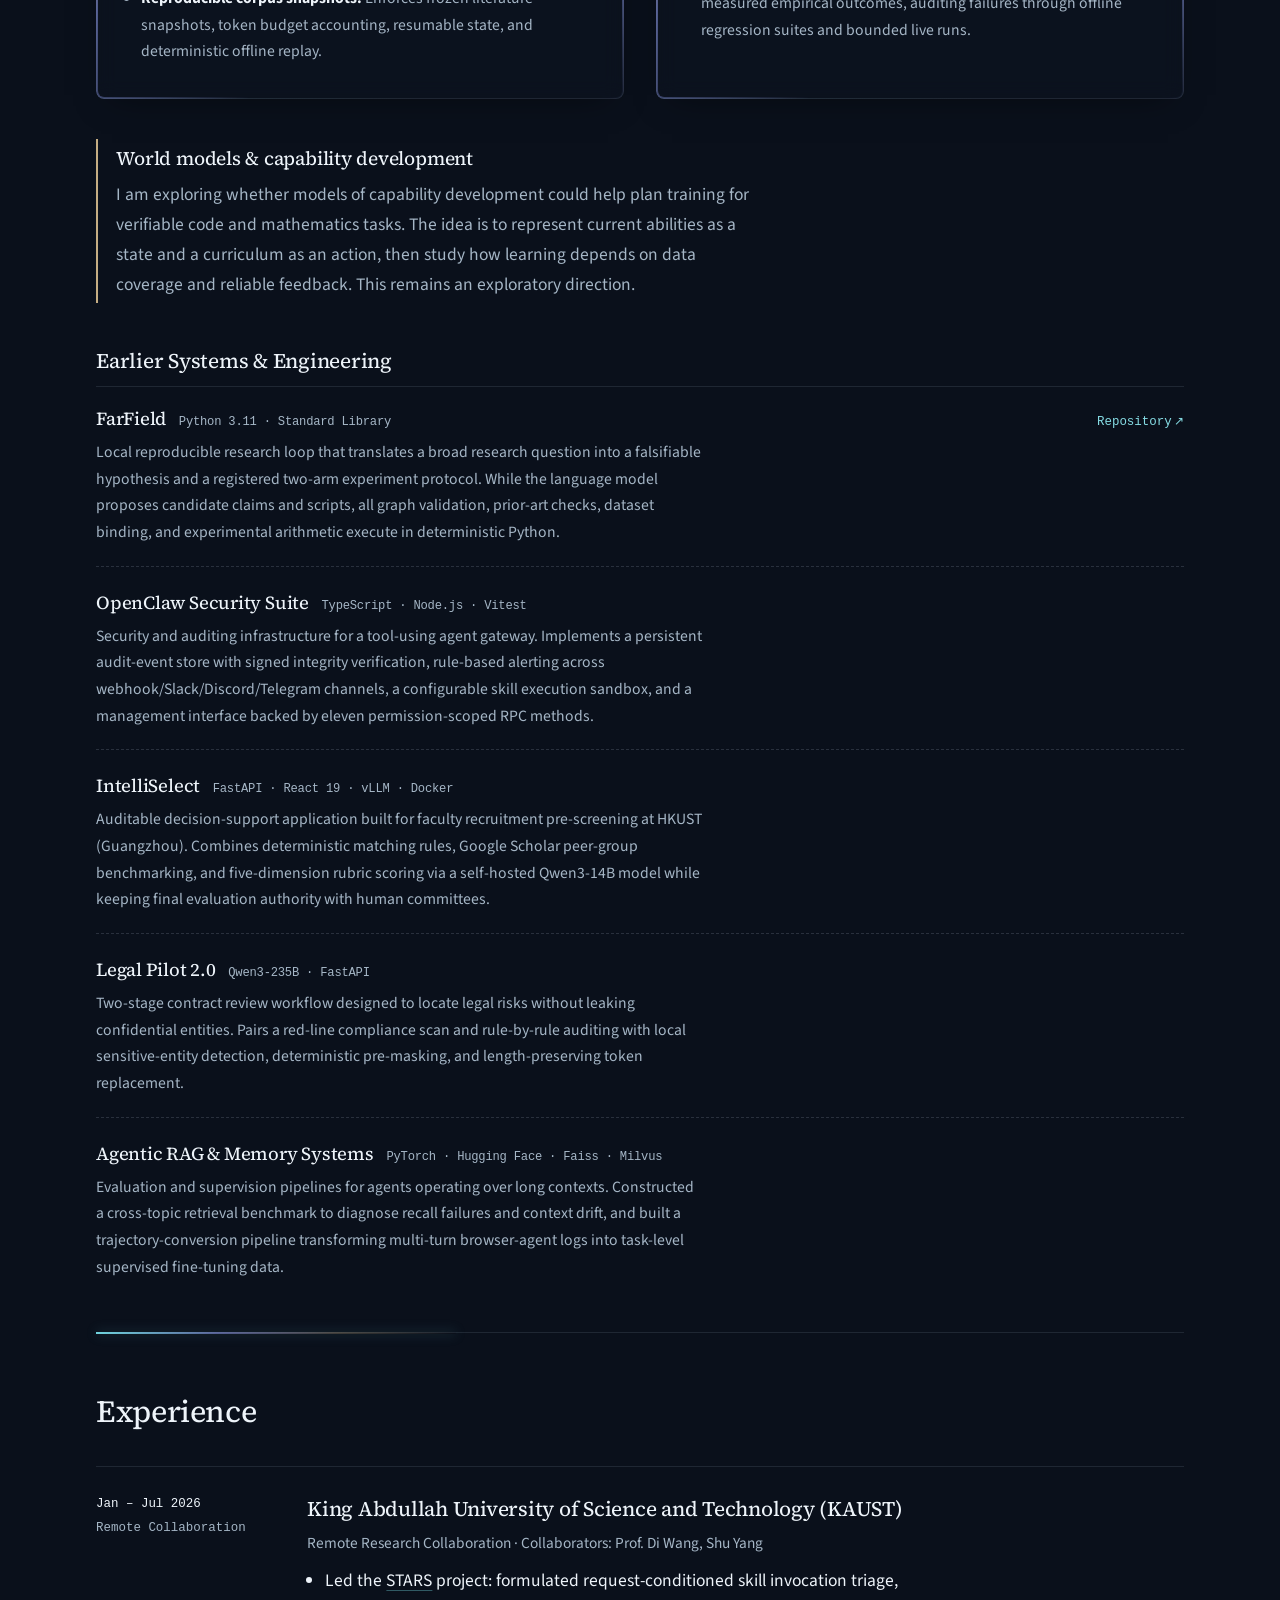
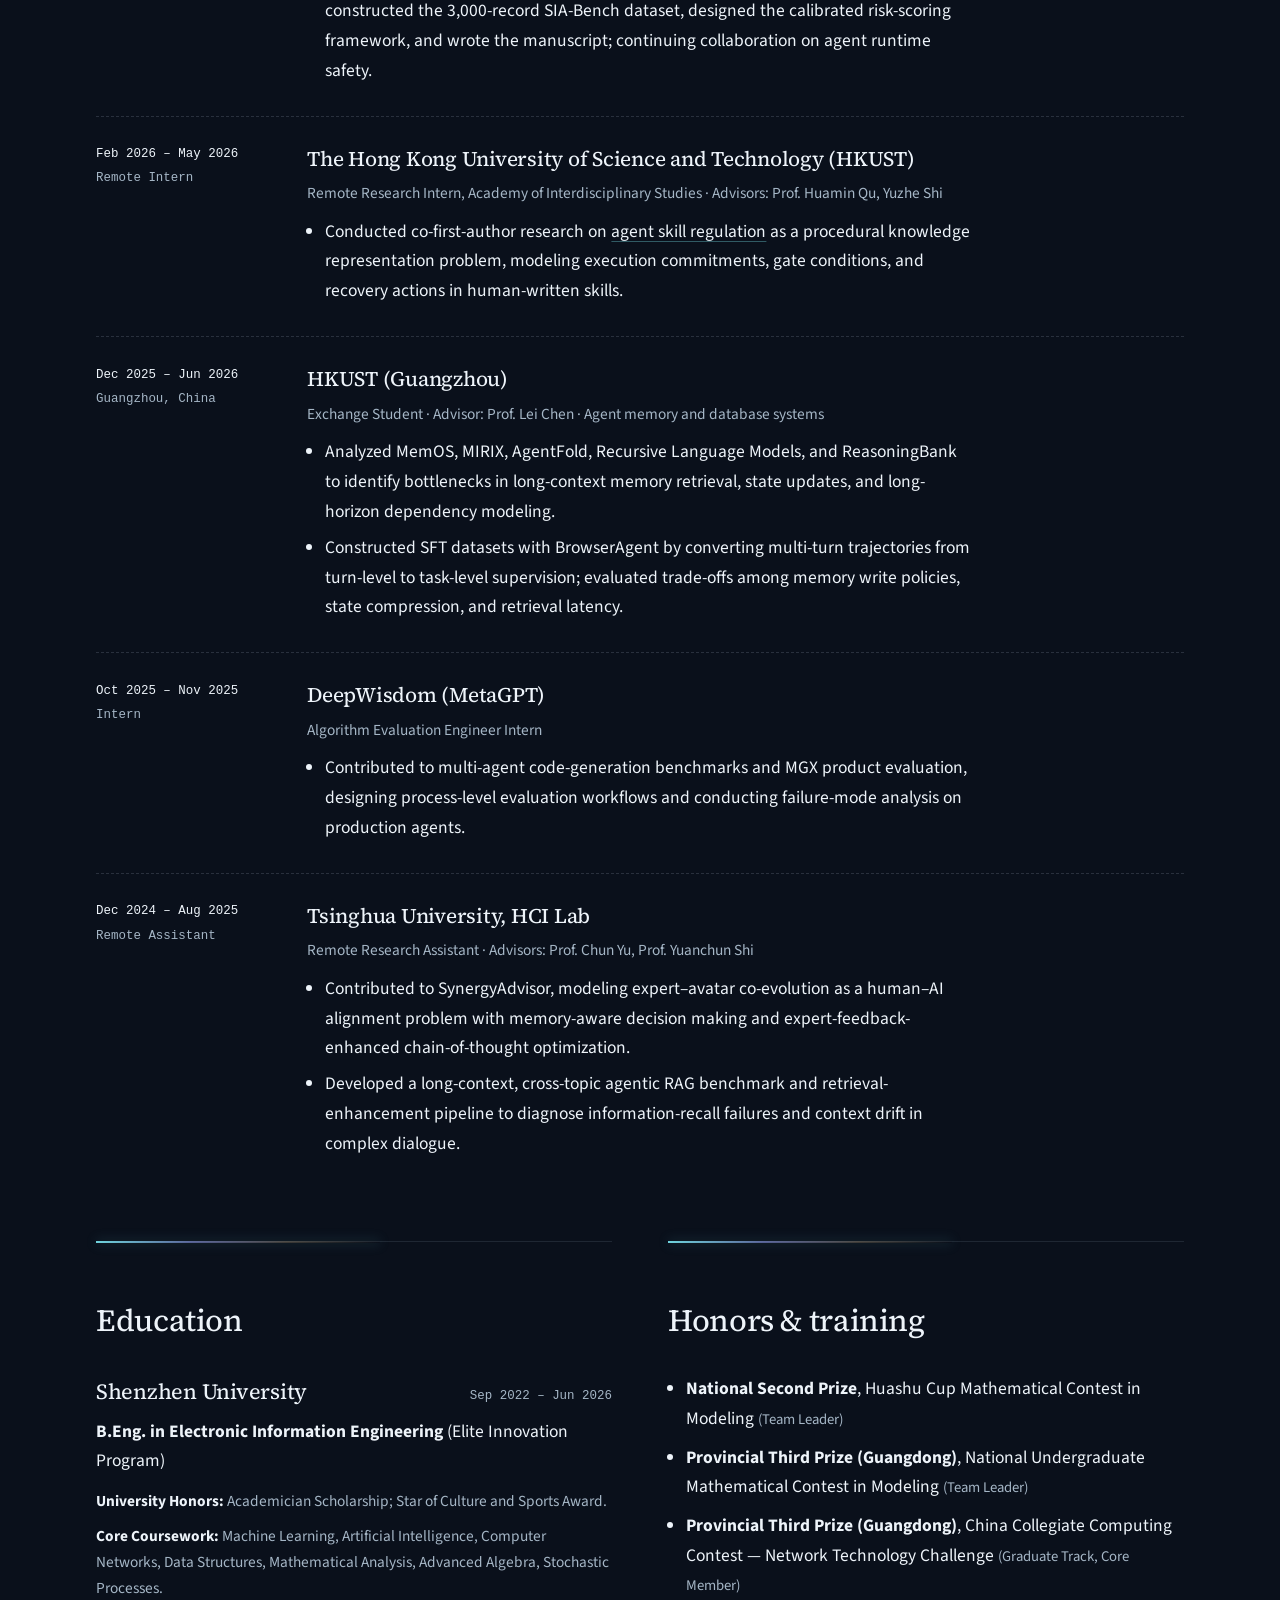
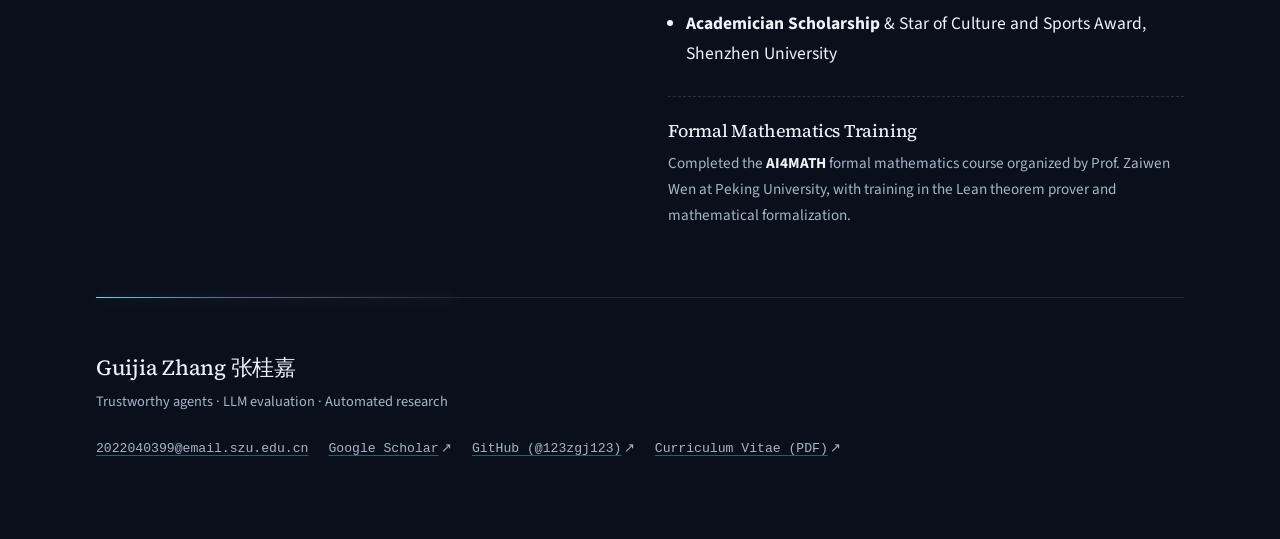
<file: publications.html>
<!doctype html>
<html lang="en">
<head>
<meta charset="utf-8">
<meta name="viewport" content="width=device-width,initial-scale=1">
<title>Publications — Guijia Zhang</title>
<link rel="canonical" href="https://123zgj123.github.io/#publications">
<meta http-equiv="refresh" content="0;url=index.html#publications">
<script>
  const legacy = {misc:'awards', 'earlier-title':'publications', 'review-title':'publications', 'conference-title':'publications'};
  const fragment = location.hash.slice(1);
  location.replace('index.html#' + (legacy[fragment] || fragment || 'publications'));
</script>
</head>
<body><p>This content is now part of the <a href="index.html#publications">single-page homepage</a>.</p></body>
</html>
</file>
<file: singlepage.css>
@font-face {
  font-family: "Source Serif 4";
  src: url("assets/fonts/source-serif-4.woff2") format("woff2");
  font-weight: 300 700;
  font-style: normal;
  font-display: swap;
}

@font-face {
  font-family: "Source Sans 3";
  src: url("assets/fonts/source-sans-3.woff2") format("woff2");
  font-weight: 300 700;
  font-style: normal;
  font-display: swap;
}

@property --rim-angle {
  syntax: "<angle>";
  initial-value: 0deg;
  inherits: false;
}

:root {
  --bg-canvas: #0A101B;
  --bg-elevated: #0E1622;
  --glass-surface: rgba(14, 22, 34, 0.44);
  --glass-surface-hover: rgba(18, 29, 44, 0.60);
  --glass-border: rgba(168, 185, 204, 0.13);
  --glass-top-edge: rgba(238, 244, 250, 0.17);
  --glass-cyan-edge: rgba(112, 212, 222, 0.36);
  --ink-primary: #EEF4FA;
  --ink-secondary: #A5B6C6;
  --ink-muted: #697C8F;
  --accent-cyan: #70D4DE;
  --accent-violet: #7E8CDC;
  --accent-brass: #C5AD83;
  --accent-link: #86DCE4;
  --accent-rule: rgba(112, 212, 222, 0.38);
  --line-hairline: rgba(165, 182, 198, 0.14);
  --line-dashed: rgba(165, 182, 198, 0.2);
  --map-curve-idle: rgba(165, 182, 198, 0.28);
  --ease-spring: cubic-bezier(0.22, 1, 0.36, 1);
  --font-serif: "Source Serif 4", Georgia, "Times New Roman", serif;
  --font-sans: "Source Sans 3", -apple-system, BlinkMacSystemFont, "Segoe UI", sans-serif;
  --font-mono: ui-monospace, SFMono-Regular, "SF Mono", Menlo, Consolas, monospace;
}

*,
*::before,
*::after {
  box-sizing: border-box;
}

html {
  font-size: 100%;
  scroll-behavior: smooth;
  background-color: var(--bg-canvas);
  color: var(--ink-primary);
  color-scheme: dark;
}

body {
  position: relative;
  margin: 0;
  min-height: 100vh;
  font-family: var(--font-sans);
  font-size: 1.09375rem;
  line-height: 1.7;
  color: var(--ink-primary);
  background-color: var(--bg-canvas);
  -webkit-font-smoothing: antialiased;
  -moz-osx-font-smoothing: grayscale;
  overflow-wrap: break-word;
}

/* ==========================================================================
   1. Global Viewport-Centered 3D Orbital Sundial & Phase-Coupled Aurora
   ========================================================================== */
.observatory-backdrop {
  position: fixed;
  inset: 0;
  overflow: hidden;
  pointer-events: none;
  user-select: none;
  z-index: 0;
  contain: layout paint style;
  background:
    radial-gradient(ellipse at 12% 10%, rgba(74, 204, 224, 0.13), transparent 54%),
    radial-gradient(ellipse at 88% 82%, rgba(120, 108, 226, 0.12), transparent 56%);
}

.observatory-backdrop::before {
  content: "";
  position: absolute;
  inset: 1rem;
  border: 1px solid rgba(112, 212, 222, 0.11);
  border-radius: 14px;
  box-shadow:
    inset 0 0 48px rgba(112, 212, 222, 0.045),
    0 0 0 1px rgba(126, 140, 220, 0.05);
  pointer-events: none;
}

.observatory-backdrop::after {
  content: "";
  position: absolute;
  inset: 0;
  background:
    radial-gradient(560px circle at 50% 0%, rgba(112, 212, 222, 0.10), transparent 68%),
    radial-gradient(560px circle at 50% 100%, rgba(126, 140, 220, 0.09), transparent 68%);
  opacity: 0.75;
  pointer-events: none;
  will-change: opacity, transform;
}

/* Subtle horizontal spectral horizon haze */
.observatory-horizon {
  position: absolute;
  left: -10%;
  right: -10%;
  top: 24%;
  height: 54%;
  background:
    radial-gradient(ellipse 68% 42% at 50% 50%, rgba(112, 212, 222, 0.11) 0%, rgba(126, 140, 220, 0.085) 45%, transparent 78%);
  filter: blur(85px);
  transform: translate3d(0, 0, 0);
}

/* Phase-coupled aurora stage centered behind the sundial at (50%, 52%) */
.observatory-aurora-stage {
  position: absolute;
  left: 50%;
  top: 52%;
  width: clamp(840px, 100vmin, 1200px);
  height: clamp(840px, 100vmin, 1200px);
  transform: translate3d(-50%, -50%, 0);
}

.observatory-aurora-carrier {
  width: 100%;
  height: 100%;
  transform-origin: 50% 50%;
  will-change: transform;
}

/* Pre-blurred lobes breathe over 14s while carrier revolves in phase with sundial trace */
.observatory-aurora-lobe {
  position: absolute;
  inset: 8%;
  border-radius: 50%;
  background:
    radial-gradient(ellipse 50% 38% at 68% 34%, rgba(74, 220, 233, 0.28) 0%, rgba(74, 220, 233, 0.08) 48%, transparent 74%),
    radial-gradient(ellipse 46% 40% at 32% 66%, rgba(134, 120, 238, 0.24) 0%, rgba(134, 120, 238, 0.07) 50%, transparent 76%),
    radial-gradient(circle at 58% 44%, rgba(136, 180, 241, 0.10) 0%, transparent 56%);
  filter: blur(90px);
  will-change: transform, opacity;
}

/* 3D Perspective Stage for the Orbital Sundial */
.sundial-3d-stage {
  position: absolute;
  left: 50%;
  top: 52%;
  width: clamp(880px, 96vmin, 1120px);
  height: clamp(880px, 96vmin, 1120px);
  transform: translate3d(-50%, -50%, 0);
  perspective: 1200px;
}

.sundial-3d-assembly {
  position: relative;
  width: 100%;
  height: 100%;
  transform-style: preserve-3d;
  transform: rotateX(58deg) rotateY(-4deg) rotateZ(-16deg);
  will-change: transform;
}

.sundial-plane-svg,
.sundial-orbit-svg,
.sundial-gnomon-svg {
  position: absolute;
  inset: 0;
  width: 100%;
  height: 100%;
  overflow: visible;
  display: block;
}

/* Raised Gnomon layer sits slightly above the inclined disc in 3D space */
.sundial-gnomon-svg {
  transform-origin: 50% 50%;
  transform: rotateX(-48deg) translateZ(3px);
}

/* A second physical plane gives the instrument depth even when motion is paused. */
.sundial-orbit-svg {
  transform-origin: 50% 50%;
  transform: rotateY(54deg) rotateX(22deg);
}

.sd-elevated-orbit {
  fill: none;
  stroke: url(#sd-orbit-light);
  stroke-width: 1.45;
  vector-effect: non-scaling-stroke;
}

.sd-orbit-beam {
  fill: none;
  stroke: #94A3F8;
  stroke-width: 2.25;
  stroke-linecap: round;
  stroke-dasharray: 160 840;
  stroke-dashoffset: 0;
  opacity: 0.78;
  vector-effect: non-scaling-stroke;
  filter: drop-shadow(0 0 6px rgba(148, 163, 248, 0.65));
}

.sd-gnomon-spine,
.sd-rim-lower {
  vector-effect: non-scaling-stroke;
}

.sd-plate-fill {
  fill: url(#sd-plate-grad);
}

.sd-rim-lower {
  fill: none;
  stroke: var(--accent-violet);
  stroke-width: 1.35;
  opacity: 0.26;
}

.sd-rim-upper {
  vector-effect: non-scaling-stroke;
  fill: none;
  stroke: var(--accent-cyan);
  stroke-width: 1.5;
  opacity: 0.46;
}

.sd-rim-beam {
  vector-effect: non-scaling-stroke;
  fill: none;
  stroke: #9BEFF7;
  stroke-width: 2.4;
  stroke-linecap: round;
  stroke-dasharray: 180 820;
  stroke-dashoffset: 0;
  opacity: 0.84;
  filter: drop-shadow(0 0 8px rgba(112, 212, 222, 0.75));
}

.sd-meridian-ring {
  fill: none;
  stroke: var(--ink-secondary);
  stroke-width: 0.9;
  stroke-dasharray: 2 8;
  opacity: 0.18;
}

.sd-equatorial-arc {
  fill: none;
  stroke: var(--accent-cyan);
  stroke-width: 1.15;
  stroke-linecap: round;
  opacity: 0.22;
}

.sd-axis-line {
  stroke: var(--ink-secondary);
  stroke-width: 0.75;
  stroke-dasharray: 4 8;
  opacity: 0.15;
}

.sd-tick-major {
  stroke: var(--accent-brass);
  stroke-width: 1.35;
  stroke-linecap: round;
  opacity: 0.28;
}

.sd-tick-minor {
  stroke: var(--accent-cyan);
  stroke-width: 0.9;
  stroke-linecap: round;
  opacity: 0.18;
}

.sd-orbital-carrier,
.sd-primary-carrier,
.sd-shadow-carrier {
  transform-origin: 500px 500px;
  will-change: transform;
}

.sd-orbital-ring {
  fill: none;
  stroke: var(--accent-violet);
  stroke-width: 1.2;
  stroke-dasharray: 180 45 80 45;
  stroke-linecap: round;
  opacity: 0.23;
}

.sd-orbital-subring {
  fill: none;
  stroke: var(--accent-brass);
  stroke-width: 0.95;
  stroke-dasharray: 6 14;
  stroke-linecap: round;
  opacity: 0.2;
}

.sd-orbital-node {
  fill: var(--accent-cyan);
  opacity: 0.34;
}

.sd-lit-wedge {
  fill: url(#sd-wedge-grad);
}

.sd-cast-shadow {
  fill: url(#sd-shadow-grad);
}

.sd-trace-arc {
  fill: none;
  stroke: var(--accent-brass);
  stroke-width: 1.35;
  stroke-linecap: round;
  opacity: 0.28;
}

.sd-trace-ray {
  stroke: var(--accent-brass);
  stroke-width: 1.5;
  stroke-linecap: round;
  opacity: 0.34;
}

.sd-trace-reticle {
  fill: var(--bg-canvas);
  stroke: var(--accent-cyan);
  stroke-width: 1.3;
  opacity: 0.36;
}

/* Sculptural 3D Triangular Gnomon Faces & Specular Spine */
.sd-gnomon-shadow-face {
  fill: url(#sd-gnomon-dark);
  stroke: rgba(112, 212, 222, 0.12);
  stroke-width: 0.8;
}

.sd-gnomon-lit-face {
  fill: url(#sd-gnomon-lit);
  stroke: rgba(197, 173, 131, 0.16);
  stroke-width: 0.9;
}

.sd-gnomon-spine {
  stroke: var(--accent-brass);
  stroke-width: 1.65;
  stroke-linecap: round;
  opacity: 0.23;
}

.sd-gnomon-strut {
  stroke: var(--accent-cyan);
  stroke-width: 1;
  stroke-dasharray: 3 4;
  opacity: 0.25;
}

.sd-core-ring {
  fill: var(--bg-canvas);
  stroke: var(--accent-brass);
  stroke-width: 1.4;
  opacity: 0.24;
}

.sd-core-dot {
  fill: var(--accent-cyan);
  opacity: 0.26;
}

/* Keyframes for Phase-Coupled Observatory & Breathing Glass */
@keyframes observatory-orbit-primary {
  from {
    transform: rotate(0deg);
  }
  to {
    transform: rotate(360deg);
  }
}

@keyframes observatory-orbit-secondary {
  from {
    transform: rotate(0deg);
  }
  to {
    transform: rotate(-360deg);
  }
}

@keyframes aurora-breathe-3d {
  0%, 100% {
    transform: scale3d(0.94, 0.94, 1) translate3d(-1.5%, 1%, 0);
    opacity: 0.72;
  }
  50% {
    transform: scale3d(1.08, 1.06, 1) translate3d(1.5%, -1.2%, 0);
    opacity: 1;
  }
}

@keyframes sundial-float-3d {
  0%, 100% {
    transform: rotateX(58deg) rotateY(-4deg) rotateZ(-16deg) translate3d(0, 0, 0) scale3d(1, 1, 1);
  }
  50% {
    transform: rotateX(54.5deg) rotateY(3.5deg) rotateZ(-12.5deg) translate3d(0, -10px, 12px) scale3d(1.022, 1.022, 1);
  }
}

@keyframes horizon-pulse {
  0%, 100% {
    opacity: 0.68;
    transform: scale3d(0.98, 0.95, 1);
  }
  50% {
    opacity: 1;
    transform: scale3d(1.04, 1.06, 1);
  }
}

@keyframes viewport-edge-breathe {
  0%, 100% {
    opacity: 0.55;
  }
  50% {
    opacity: 1;
  }
}

@keyframes rim-beam-spin {
  to {
    --rim-angle: 360deg;
  }
}

@keyframes sd-beam-travel {
  from {
    stroke-dashoffset: 1000;
  }
  to {
    stroke-dashoffset: 0;
  }
}

@keyframes sd-orbit-travel {
  from {
    stroke-dashoffset: 0;
  }
  to {
    stroke-dashoffset: 1000;
  }
}

@keyframes panel-breathe {
  0%, 100% {
    border-color: rgba(112, 212, 222, 0.18);
    box-shadow:
      inset 0 1px 0 0 rgba(238, 244, 250, 0.08),
      inset 0 0 18px rgba(112, 212, 222, 0.03),
      0 12px 32px -14px rgba(0, 0, 0, 0.58),
      0 0 14px -4px rgba(112, 212, 222, 0.10);
  }
  50% {
    border-color: rgba(112, 212, 222, 0.44);
    box-shadow:
      inset 0 1px 0 0 rgba(112, 212, 222, 0.28),
      inset 0 0 26px rgba(112, 212, 222, 0.09),
      0 16px 40px -12px rgba(6, 12, 22, 0.68),
      0 0 26px -2px rgba(112, 212, 222, 0.28);
  }
}

@keyframes status-dot-breathe {
  0%, 100% {
    opacity: 0.95;
    transform: scale(0.92);
    box-shadow: 0 0 6px rgba(112, 212, 222, 0.55), 0 0 0 0 rgba(112, 212, 222, 0.3);
  }
  50% {
    opacity: 0.6;
    transform: scale(1.08);
    box-shadow: 0 0 12px rgba(197, 173, 131, 0.85), 0 0 0 4px rgba(112, 212, 222, 0);
  }
}

@keyframes topic-node-ping {
  0% {
    transform: scale(0.85);
    opacity: 0.62;
  }
  75%, 100% {
    transform: scale(2.85);
    opacity: 0;
  }
}

/* Static by default before JS controller initializes; runs when ready */
html[data-motion-ready="true"] .observatory-aurora-carrier,
html[data-motion-ready="true"] .sd-primary-carrier,
html[data-motion-ready="true"] .sd-shadow-carrier {
  animation: observatory-orbit-primary 90s linear infinite;
}

html[data-motion-ready="true"] .sd-orbital-carrier {
  animation: observatory-orbit-secondary 110s linear infinite;
}

html[data-motion-ready="true"] .observatory-aurora-lobe {
  animation: aurora-breathe-3d 14s ease-in-out infinite;
}

html[data-motion-ready="true"] .sundial-3d-assembly {
  animation: sundial-float-3d 16s ease-in-out infinite;
}

html[data-motion-ready="true"] .observatory-horizon {
  animation: horizon-pulse 10s ease-in-out infinite;
}

html[data-motion-ready="true"] .observatory-backdrop::after {
  animation: viewport-edge-breathe 10s ease-in-out infinite;
}

html[data-motion-ready="true"] .sd-rim-beam {
  animation: sd-beam-travel 9s linear infinite;
}

html[data-motion-ready="true"] .sd-orbit-beam {
  animation: sd-orbit-travel 11s linear infinite;
}

/* ==========================================================================
   2. Global Pause, Reduced Motion & Hidden Tab Enforcement
   ========================================================================== */
html[data-motion="paused"] .observatory-aurora-carrier,
html[data-motion="paused"] .sd-primary-carrier,
html[data-motion="paused"] .sd-shadow-carrier,
html[data-motion="paused"] .sd-orbital-carrier,
html[data-motion="paused"] .sd-rim-beam,
html[data-motion="paused"] .sd-orbit-beam,
html[data-motion="paused"] .observatory-aurora-lobe,
html[data-motion="paused"] .sundial-3d-assembly,
html[data-motion="paused"] .observatory-horizon,
html[data-motion="paused"] .observatory-backdrop::after,
html[data-motion="paused"] .research-map,
html[data-motion="paused"] .research-map::after,
html[data-motion="paused"] .update-note,
html[data-motion="paused"] .update-note::before,
html[data-motion="paused"] .update-note::after,
html[data-motion="paused"] .system-card,
html[data-motion="paused"] .system-card::after,
html[data-motion="paused"] .topic-ping,
html[data-motion="paused"] .map-pulse-path,
html[data-motion="reduced"] .observatory-aurora-carrier,
html[data-motion="reduced"] .sd-primary-carrier,
html[data-motion="reduced"] .sd-shadow-carrier,
html[data-motion="reduced"] .sd-orbital-carrier,
html[data-motion="reduced"] .sd-rim-beam,
html[data-motion="reduced"] .sd-orbit-beam,
html[data-motion="reduced"] .observatory-aurora-lobe,
html[data-motion="reduced"] .sundial-3d-assembly,
html[data-motion="reduced"] .observatory-horizon,
html[data-motion="reduced"] .observatory-backdrop::after,
html[data-motion="reduced"] .research-map,
html[data-motion="reduced"] .research-map::after,
html[data-motion="reduced"] .update-note,
html[data-motion="reduced"] .update-note::before,
html[data-motion="reduced"] .update-note::after,
html[data-motion="reduced"] .system-card,
html[data-motion="reduced"] .system-card::after,
html[data-motion="reduced"] .topic-ping,
html[data-motion="reduced"] .map-pulse-path,
html.page-hidden .observatory-aurora-carrier,
html.page-hidden .sd-primary-carrier,
html.page-hidden .sd-shadow-carrier,
html.page-hidden .sd-orbital-carrier,
html.page-hidden .sd-rim-beam,
html.page-hidden .sd-orbit-beam,
html.page-hidden .observatory-aurora-lobe,
html.page-hidden .sundial-3d-assembly,
html.page-hidden .observatory-horizon,
html.page-hidden .observatory-backdrop::after,
html.page-hidden .research-map,
html.page-hidden .research-map::after,
html.page-hidden .update-note,
html.page-hidden .update-note::before,
html.page-hidden .update-note::after,
html.page-hidden .system-card,
html.page-hidden .system-card::after,
html.page-hidden .topic-ping,
html.page-hidden .map-pulse-path {
  animation-play-state: paused !important;
}

/* ==========================================================================
   3. Foreground Layout, Navigation & Micro-interactions
   ========================================================================== */
.site-header,
.page-shell {
  position: relative;
  z-index: 1;
}

.skip-link {
  position: absolute;
  top: -3.5rem;
  left: 1.5rem;
  background: var(--accent-cyan);
  color: var(--bg-canvas);
  font-weight: 600;
  padding: 0.5rem 0.9rem;
  font-family: var(--font-mono);
  font-size: 0.82rem;
  z-index: 1000;
  text-decoration: none;
  border-radius: 4px;
}

.skip-link:focus {
  top: 1rem;
}

.sr-only {
  position: absolute;
  width: 1px;
  height: 1px;
  padding: 0;
  margin: -1px;
  overflow: hidden;
  clip: rect(0, 0, 0, 0);
  white-space: nowrap;
  border: 0;
}

:focus-visible {
  outline: 2px solid var(--accent-cyan);
  outline-offset: 3px;
}

a {
  color: var(--ink-primary);
  text-decoration-color: var(--accent-rule);
  text-underline-offset: 0.22em;
  text-decoration-thickness: 1px;
  transition: color 0.18s var(--ease-spring), text-decoration-color 0.18s var(--ease-spring);
}

a:hover {
  color: var(--accent-cyan);
  text-decoration-color: var(--accent-cyan);
}

.ext-arrow {
  display: inline-block;
  margin-left: 0.18em;
  transition: transform 0.24s var(--ease-spring), color 0.2s var(--ease-spring);
}

.nav-utility a,
.inline-contacts a,
.pub-actions > a,
.system-title-row a,
.eng-head a,
.footer-links a {
  transition: color 0.22s var(--ease-spring), transform 0.24s var(--ease-spring), text-decoration-color 0.22s var(--ease-spring);
}

.nav-utility a:hover,
.inline-contacts a:hover,
.pub-actions > a:hover,
.system-title-row a:hover,
.eng-head a:hover,
.footer-links a:hover {
  transform: translateY(-1.5px);
  color: var(--accent-cyan);
}

a:hover .ext-arrow,
a:focus-visible .ext-arrow {
  transform: translate(2px, -2px);
  color: var(--accent-cyan);
}

/* Top Navigation & Discreet Global Motion Control */
.site-header {
  max-width: 1160px;
  margin: 0 auto;
  padding: 1.5rem 2.25rem 0.75rem;
}

.top-nav {
  display: flex;
  flex-wrap: wrap;
  justify-content: space-between;
  align-items: center;
  gap: 0.75rem 1.5rem;
  padding-bottom: 0.85rem;
  border-bottom: 1px solid var(--line-hairline);
}

.nav-primary {
  list-style: none;
  margin: 0;
  padding: 0;
  display: flex;
  flex-wrap: wrap;
  gap: 0.25rem 1.35rem;
}

.nav-primary a,
.nav-utility a {
  position: relative;
  display: inline-flex;
  align-items: center;
  min-height: 32px;
  font-size: 0.94rem;
  color: var(--ink-secondary);
  text-decoration: none;
}

.nav-primary a::after,
.nav-utility a::after {
  content: "";
  position: absolute;
  left: 0;
  right: 0;
  bottom: 0;
  height: 1.5px;
  background: linear-gradient(90deg, var(--accent-cyan), var(--accent-brass));
  transform: scaleX(0);
  transform-origin: right center;
  transition: transform 0.3s var(--ease-spring);
}

.nav-primary a:hover,
.nav-primary a[aria-current="location"],
.nav-utility a:hover {
  color: var(--ink-primary);
}

.nav-primary a:hover::after,
.nav-primary a[aria-current="location"]::after,
.nav-utility a:hover::after {
  transform: scaleX(1);
  transform-origin: left center;
}

.nav-utility {
  display: flex;
  flex-wrap: wrap;
  align-items: center;
  gap: 0.5rem 1.15rem;
  font-family: var(--font-mono);
  font-size: 0.8rem;
}

.motion-toggle {
  appearance: none;
  background: rgba(14, 22, 34, 0.45);
  border: 1px solid var(--line-hairline);
  border-radius: 4px;
  padding: 0.2rem 0.6rem;
  min-height: 28px;
  font-family: var(--font-mono);
  font-size: 0.74rem;
  color: var(--ink-secondary);
  cursor: pointer;
  display: inline-flex;
  align-items: center;
  gap: 0.4rem;
  transition: color 0.18s var(--ease-spring), border-color 0.18s var(--ease-spring), background-color 0.18s var(--ease-spring);
}

.motion-toggle[hidden] {
  display: none;
}

.motion-toggle::before {
  content: "";
  width: 5px;
  height: 5px;
  border-radius: 50%;
  background-color: var(--accent-cyan);
  box-shadow: 0 0 6px rgba(112, 212, 222, 0.7);
}

.motion-toggle[aria-pressed="true"]::before,
.motion-toggle:disabled::before {
  background-color: var(--ink-muted);
  box-shadow: none;
  opacity: 0.5;
}

.motion-toggle:hover:not(:disabled) {
  color: var(--ink-primary);
  border-color: var(--accent-cyan);
  background-color: rgba(112, 212, 222, 0.08);
}

.motion-toggle:disabled {
  cursor: default;
  color: var(--ink-muted);
  border-color: rgba(165, 182, 198, 0.08);
}

/* Main Container & Luminous Section Dividers */
.page-shell {
  max-width: 1160px;
  margin: 0 auto;
  padding: 1.75rem 2.25rem 4.5rem;
}

.section {
  position: relative;
  padding: 3.25rem 0;
  border-top: 1px solid var(--line-hairline);
  scroll-margin-top: 1.25rem;
}

.section::before {
  content: "";
  position: absolute;
  top: -1px;
  left: 0;
  width: min(360px, 55%);
  height: 1.5px;
  background: linear-gradient(90deg, var(--accent-cyan), rgba(148, 163, 248, 0.55), rgba(197, 173, 131, 0.28), transparent);
  box-shadow: 0 0 12px rgba(112, 212, 222, 0.35);
  pointer-events: none;
}

.hero-section {
  border-top: none;
  padding-top: 0.5rem;
}

.hero-section::before {
  display: none;
}

/* Headings */
h1, h2, h3, h4 {
  font-family: var(--font-serif);
  color: var(--ink-primary);
  margin-top: 0;
  font-weight: 450;
  letter-spacing: -0.012em;
}

.hero-name {
  font-size: clamp(2.75rem, 5vw, 4.25rem);
  font-weight: 450;
  line-height: 1.04;
  margin: 0 0 1.25rem;
  display: flex;
  flex-wrap: wrap;
  align-items: baseline;
  column-gap: 0.75rem;
  row-gap: 0.2rem;
}

.zh-name {
  font-weight: 400;
  font-size: 0.48em;
  color: var(--ink-secondary);
  letter-spacing: 0.05em;
}

/* Hero Layout: Name-Box Top & Contacts Bottom Locked to Research Map */
.hero-layout {
  display: grid;
  grid-template-columns: minmax(0, 1.15fr) minmax(350px, 0.95fr);
  gap: 3rem;
  align-items: stretch;
}

.hero-prose {
  display: flex;
  flex-direction: column;
}

.hero-prose p {
  margin: 0 0 1.1rem;
  max-width: 64ch;
  color: var(--ink-primary);
}

/* ==========================================================================
   4. Living Glass Panels: Acceptance Note, Research Map & System Cards
   ========================================================================== */
.update-note {
  position: relative;
  margin: 0.35rem 0 0;
  padding: 0.65rem 1.05rem 0.65rem 2.15rem;
  background: linear-gradient(135deg, rgba(14, 24, 38, 0.68), rgba(18, 30, 48, 0.48));
  border: 1px solid rgba(112, 212, 222, 0.28);
  border-radius: 8px;
  color: var(--ink-secondary);
  font-size: 1.01rem;
  backdrop-filter: blur(8px);
  -webkit-backdrop-filter: blur(8px);
  box-shadow: inset 0 1px 0 0 rgba(112, 212, 222, 0.16), 0 8px 24px -12px rgba(0, 0, 0, 0.55);
}

.update-note::before {
  content: "";
  position: absolute;
  left: 0.85rem;
  top: 50%;
  width: 7px;
  height: 7px;
  margin-top: -3.5px;
  border-radius: 50%;
  background-color: var(--accent-cyan);
  box-shadow: 0 0 10px rgba(112, 212, 222, 0.85);
  pointer-events: none;
}

html[data-motion-ready="true"] .update-note::before {
  animation: status-dot-breathe 3.6s ease-in-out infinite;
}

.update-note strong {
  color: var(--ink-primary);
  font-weight: 600;
}

/* Static Fallback & @supports Masked Dual-Beam Travelling Rim for Glass Panels */
.research-map,
.update-note,
.system-card {
  border-color: rgba(112, 212, 222, 0.26);
}

@supports ((mask-composite: exclude) or (-webkit-mask-composite: xor)) {
  .research-map::after,
  .update-note::after,
  .system-card::after {
    content: "";
    position: absolute;
    inset: -1px;
    border-radius: inherit;
    padding: 1.85px;
    background: conic-gradient(
      from var(--rim-angle, 0deg),
      transparent 0%,
      rgba(112, 212, 222, 0.14) 9%,
      rgba(112, 212, 222, 0.94) 19%,
      rgba(209, 229, 253, 0.98) 22.5%,
      rgba(148, 163, 248, 0.78) 28%,
      transparent 37%,
      transparent 57%,
      rgba(148, 163, 248, 0.54) 67%,
      rgba(197, 173, 131, 0.85) 74%,
      rgba(112, 212, 222, 0.72) 81%,
      transparent 90%,
      transparent 100%
    );
    -webkit-mask: linear-gradient(#000 0 0) content-box, linear-gradient(#000 0 0);
    -webkit-mask-composite: xor;
    mask: linear-gradient(#000 0 0) content-box, linear-gradient(#000 0 0);
    mask-composite: exclude;
    pointer-events: none;
    opacity: 0.95;
  }
}

html[data-motion-ready="true"] .research-map::after {
  animation: rim-beam-spin 9.5s linear infinite;
}

html[data-motion-ready="true"] .update-note::after {
  animation: rim-beam-spin 8s linear infinite;
}

html[data-motion-ready="true"] .system-card::after {
  animation: rim-beam-spin 10.5s linear infinite;
}

html[data-motion-ready="true"] #farfield-v2.system-card::after {
  animation-delay: -5.25s;
}

html[data-motion-ready="true"] .research-map,
html[data-motion-ready="true"] .update-note,
html[data-motion-ready="true"] .system-card {
  animation: panel-breathe 7.2s ease-in-out infinite;
}

html[data-motion-ready="true"] #farfield-v2.system-card {
  animation-delay: -3.6s;
}

.inline-contacts {
  margin-top: auto;
  padding-top: 1.35rem;
  display: flex;
  flex-wrap: wrap;
  align-items: center;
  gap: 0.35rem 0.65rem;
  font-family: var(--font-mono);
  font-size: 0.82rem;
}

.inline-contacts a {
  display: inline-flex;
  align-items: center;
  min-height: 32px;
  color: var(--ink-secondary);
}

.inline-contacts .sep {
  color: var(--ink-muted);
}

/* Interactive Research Map */
.research-map {
  position: relative;
  min-width: 0;
  display: flex;
  flex-direction: column;
  justify-content: flex-start;
  padding: 1.05rem 1.25rem 0.85rem;
  background:
    radial-gradient(400px circle at 85% 15%, rgba(112, 212, 222, 0.085), transparent 70%),
    radial-gradient(320px circle at 15% 88%, rgba(126, 140, 220, 0.075), transparent 70%),
    var(--glass-surface);
  border: 1px solid rgba(112, 212, 222, 0.24);
  border-top-color: var(--glass-cyan-edge);
  border-radius: 8px;
  box-shadow: inset 0 1px 0 0 rgba(238, 244, 250, 0.08), 0 12px 32px -16px rgba(0, 0, 0, 0.55);
  backdrop-filter: blur(10px);
  -webkit-backdrop-filter: blur(10px);
}

.map-offscreen.research-map,
.map-offscreen.research-map::after,
.map-offscreen .topic-ping,
.map-offscreen .map-pulse-path {
  animation-play-state: paused !important;
}

.map-field {
  position: relative;
  flex: 0 0 auto;
}

.map-svg {
  position: absolute;
  inset: 0;
  width: 100%;
  height: 100%;
  pointer-events: none;
  overflow: visible;
}

.research-map:not(.map-ready) .map-svg {
  visibility: hidden;
}

.map-curve {
  fill: none;
  stroke: var(--map-curve-idle);
  stroke-width: 1.1;
  transition: stroke 0.2s ease, stroke-width 0.2s ease, filter 0.2s ease;
}

.map-curve.is-active {
  stroke: var(--accent-cyan);
  stroke-width: 1.65;
  filter: drop-shadow(0 0 5px rgba(112, 212, 222, 0.4));
}

/* One-shot interaction pulse clones along curves */
.map-pulse-path {
  fill: none;
  stroke: url(#map-pulse-grad);
  stroke-width: 1.95;
  stroke-linecap: round;
  stroke-dasharray: 22 140;
  stroke-dashoffset: 122;
  opacity: 0;
  pointer-events: none;
}

html[data-motion-ready="true"]:not([data-motion="paused"]):not([data-motion="reduced"]):not(.page-hidden) .research-map:not(.map-offscreen) .map-pulse-path.is-active {
  animation: map-flow-oneshot 1.2s cubic-bezier(0.22, 1, 0.36, 1) 1 forwards;
}

@keyframes map-flow-oneshot {
  0% {
    stroke-dashoffset: 122;
    opacity: 0;
  }
  20% {
    opacity: 0.95;
  }
  75% {
    opacity: 0.85;
  }
  100% {
    stroke-dashoffset: -28;
    opacity: 0;
  }
}

.map-dot {
  fill: var(--accent-cyan);
  stroke: var(--bg-elevated);
  stroke-width: 1.1;
  transition: fill 0.2s ease, stroke 0.2s ease, filter 0.2s ease;
}

.work-dot {
  fill: var(--ink-secondary);
}

.map-dot.is-active {
  fill: var(--accent-brass);
  stroke: var(--accent-cyan);
  filter: drop-shadow(0 0 5px rgba(112, 212, 222, 0.75));
}

/* 3 Restrained Topic-Node Breathing Pings */
.topic-ping {
  fill: none;
  stroke: var(--accent-cyan);
  stroke-width: 1;
  transform-box: fill-box;
  transform-origin: center;
  opacity: 0;
}

html[data-motion-ready="true"] .topic-ping {
  animation: topic-node-ping 5.4s cubic-bezier(0.16, 1, 0.3, 1) infinite;
}

.map-clusters {
  position: relative;
  z-index: 1;
  display: flex;
  flex-direction: column;
  gap: 1.25rem;
}

.map-cluster {
  display: grid;
  grid-template-columns: 142px minmax(0, 1fr);
  column-gap: 3.1rem;
  align-items: center;
}

.map-topic-cell {
  display: flex;
  justify-content: flex-end;
  text-align: right;
  padding-right: 0.5rem;
}

.map-ready .map-topic-static {
  display: none;
}

.map-topic-static {
  font-family: var(--font-serif);
  font-size: 1.04rem;
  font-weight: 500;
  color: var(--ink-primary);
}

.map-topic-btn {
  appearance: none;
  background: none;
  border: none;
  padding: 0.35rem 0.5rem;
  min-height: 44px;
  cursor: pointer;
  text-align: right;
  display: inline-flex;
  flex-direction: column;
  align-items: flex-end;
  justify-content: center;
  color: var(--ink-primary);
  border-right: 2px solid transparent;
  transition: color 0.18s var(--ease-spring), border-color 0.18s var(--ease-spring);
}

.map-topic-btn[hidden] {
  display: none;
}

.map-topic-btn .topic-name {
  font-family: var(--font-serif);
  font-size: 1.02rem;
  font-weight: 500;
  line-height: 1.2;
}

.map-topic-btn .topic-meta {
  font-family: var(--font-mono);
  font-size: 0.7rem;
  color: var(--ink-secondary);
  margin-top: 0.15rem;
}

.map-topic-btn:hover,
.map-topic-btn.is-active,
.map-topic-btn[aria-pressed="true"] {
  color: var(--accent-cyan);
  border-right-color: var(--accent-cyan);
}

.map-topic-btn[aria-pressed="true"] .topic-name {
  font-weight: 600;
}

.map-works {
  list-style: none;
  margin: 0;
  padding: 0;
  display: flex;
  flex-direction: column;
  gap: 0.1rem;
}

.map-work-link {
  display: inline-flex;
  align-items: center;
  min-height: 32px;
  padding: 0.1rem 0 0.1rem 0.45rem;
  font-size: 0.875rem;
  line-height: 1.3;
  color: var(--ink-secondary);
  text-decoration: none;
  border-left: 1.5px solid transparent;
  transition: color 0.18s var(--ease-spring), border-color 0.18s var(--ease-spring);
}

.map-work-link:hover,
.map-work-link.is-active {
  color: var(--ink-primary);
  border-left-color: var(--accent-cyan);
}

/* Deterministic Normal-Flow Status Bar Anchored to Map Bottom */
.map-status-bar {
  flex: 0 0 auto;
  margin-top: auto;
  padding-top: 0.5rem;
  border-top: 1px solid var(--line-hairline);
  display: grid;
  grid-template-columns: minmax(0, 1fr) auto;
  grid-template-rows: 1.15rem 2rem;
  align-items: center;
  column-gap: 0.85rem;
  row-gap: 0.1rem;
  font-family: var(--font-mono);
  font-size: 0.75rem;
  color: var(--ink-secondary);
}

.map-status-bar[hidden] {
  display: grid !important;
  visibility: hidden;
  pointer-events: none;
  border-top-color: transparent;
}

.map-status-text {
  grid-column: 1 / -1;
  grid-row: 1;
  white-space: nowrap;
  overflow: hidden;
  text-overflow: ellipsis;
  color: var(--ink-primary);
}

.map-jump-link {
  grid-column: 1;
  grid-row: 2;
  justify-self: start;
  display: inline-flex;
  align-items: center;
  min-height: 32px;
  color: var(--accent-cyan);
  font-weight: 600;
  text-decoration: none;
  white-space: nowrap;
}

.map-jump-link:hover {
  text-decoration: underline;
}

.map-clear-btn {
  grid-column: 2;
  grid-row: 2;
  justify-self: end;
  appearance: none;
  background: none;
  border: none;
  padding: 0.2rem 0.4rem;
  min-height: 32px;
  font-family: var(--font-mono);
  font-size: 0.75rem;
  color: var(--ink-secondary);
  cursor: pointer;
  text-decoration: underline;
  text-underline-offset: 0.2em;
}

.map-clear-btn:hover {
  color: var(--ink-primary);
}

/* Section Headers & Filter Controls */
.section-header {
  display: flex;
  flex-wrap: wrap;
  justify-content: space-between;
  align-items: baseline;
  gap: 1rem;
  margin-bottom: 1.75rem;
}

.section-header h2 {
  font-size: clamp(1.65rem, 2.4vw, 2.05rem);
  margin: 0;
}

.filter-controls {
  display: flex;
  flex-wrap: wrap;
  gap: 1.15rem;
}

.filter-controls[hidden] {
  display: none;
}

.filter-btn {
  position: relative;
  appearance: none;
  font-family: var(--font-mono);
  font-size: 0.8rem;
  min-height: 32px;
  padding: 0.2rem 0.1rem;
  background: transparent;
  border: none;
  color: var(--ink-secondary);
  cursor: pointer;
  transition: color 0.2s var(--ease-spring);
}

.filter-btn::after {
  content: "";
  position: absolute;
  left: 0;
  right: 0;
  bottom: 0;
  height: 1.5px;
  background: linear-gradient(90deg, var(--accent-cyan), var(--accent-brass));
  transform: scaleX(0);
  transform-origin: center;
  transition: transform 0.28s var(--ease-spring);
}

.filter-btn:hover {
  color: var(--ink-primary);
}

.filter-btn[aria-pressed="true"] {
  color: var(--accent-cyan);
  font-weight: 600;
}

.filter-btn[aria-pressed="true"]::after {
  transform: scaleX(1);
}

/* Publications List */
.pub-list {
  display: flex;
  flex-direction: column;
}

.pub-entry {
  position: relative;
  padding: 1.85rem 0;
  border-top: 1px dashed var(--line-dashed);
  scroll-margin-top: 1.75rem;
}

.pub-entry:first-child {
  border-top: 1px solid var(--line-hairline);
}

.pub-entry[hidden] {
  display: none;
}

.pub-entry::before {
  content: "";
  position: absolute;
  left: -1rem;
  top: 1.85rem;
  bottom: 1.85rem;
  width: 2px;
  background-color: transparent;
  transition: background-color 0.2s ease, box-shadow 0.2s ease;
}

.pub-entry:hover::before,
.pub-entry:focus-within::before,
.pub-entry[data-linked="true"]::before,
.pub-entry[data-flash="true"]::before {
  background-color: var(--accent-cyan);
  box-shadow: 0 0 8px rgba(112, 212, 222, 0.35);
}

.pub-entry h3 {
  font-size: clamp(1.4rem, 2vw, 1.6rem);
  font-weight: 450;
  line-height: 1.32;
  margin: 0 0 0.45rem;
  color: var(--ink-primary);
}

.pub-entry h3 a {
  color: var(--ink-primary);
  text-decoration: none;
}

.pub-entry h3 a:hover {
  color: var(--accent-cyan);
  text-decoration: underline;
  text-decoration-thickness: 1px;
}

.pub-byline {
  display: flex;
  flex-wrap: wrap;
  align-items: baseline;
  gap: 0.35rem 1.15rem;
  margin-bottom: 0.75rem;
}

.pub-authors {
  margin: 0;
  font-size: 0.98rem;
  color: var(--ink-secondary);
}

.pub-authors strong {
  color: var(--ink-primary);
  font-weight: 600;
}

.pub-meta {
  display: inline-flex;
  flex-wrap: wrap;
  align-items: center;
  gap: 0.45rem;
  font-family: var(--font-mono);
  font-size: 0.77rem;
  color: var(--ink-secondary);
}

.meta-sep {
  color: var(--ink-muted);
}

.status-pill.accepted {
  color: var(--accent-cyan);
  font-weight: 600;
}

.status-pill.review {
  color: var(--ink-secondary);
}

.meta-role {
  color: var(--ink-primary);
}

.meta-topic {
  color: var(--ink-secondary);
}

.pub-summary {
  margin: 0;
  max-width: 76ch;
  color: var(--ink-primary);
}

.pub-actions {
  margin-top: 0.75rem;
  display: flex;
  flex-wrap: wrap;
  align-items: center;
  gap: 0.5rem 1.2rem;
  font-family: var(--font-mono);
  font-size: 0.8rem;
}

.pub-actions > a {
  display: inline-flex;
  align-items: center;
  min-height: 32px;
  color: var(--accent-link);
  text-decoration: none;
}

.pub-actions > a:hover {
  color: var(--accent-cyan);
  text-decoration: underline;
}

/* BibTeX Disclosure */
.bib-disclosure {
  display: inline-block;
  max-width: 100%;
}

.bib-disclosure[open] {
  flex-basis: 100%;
  width: 100%;
}

.bib-disclosure summary {
  display: inline-flex;
  align-items: center;
  min-height: 32px;
  cursor: pointer;
  color: var(--ink-secondary);
  user-select: none;
}

.bib-disclosure summary:hover {
  color: var(--accent-cyan);
}

.bib-panel {
  margin-top: 0.5rem;
  padding: 0.85rem 1rem;
  background: var(--glass-surface);
  border: 1px solid var(--glass-border);
  border-top-color: var(--glass-top-edge);
  border-left: 2px solid var(--accent-brass);
  border-radius: 6px;
  width: 100%;
  max-width: 100%;
  overflow-x: auto;
}

.bib-panel pre {
  margin: 0;
  overflow-x: auto;
  font-family: var(--font-mono);
  font-size: 0.75rem;
  line-height: 1.5;
  color: var(--ink-primary);
}

.bib-tools {
  margin-top: 0.55rem;
  display: flex;
  flex-wrap: wrap;
  align-items: center;
  gap: 1rem;
}

.copy-bib-btn {
  appearance: none;
  background: none;
  border: none;
  padding: 0;
  min-height: 32px;
  font-family: var(--font-mono);
  font-size: 0.76rem;
  color: var(--accent-link);
  cursor: pointer;
  text-decoration: underline;
  text-underline-offset: 0.2em;
}

.copy-bib-btn:hover {
  color: var(--accent-cyan);
}

.bib-tools a {
  display: inline-flex;
  align-items: center;
  min-height: 32px;
  color: var(--ink-secondary);
}

.bib-tools a:hover {
  color: var(--accent-cyan);
}

.copy-feedback {
  font-size: 0.75rem;
  color: var(--accent-cyan);
}

/* Earlier Work Disclosure */
.earlier-work-disclosure {
  margin-top: 1rem;
  border-top: 1px solid var(--line-hairline);
  padding-top: 1rem;
}

.earlier-work-disclosure summary {
  display: inline-flex;
  align-items: center;
  min-height: 32px;
  font-family: var(--font-mono);
  font-size: 0.84rem;
  color: var(--ink-secondary);
  cursor: pointer;
}

.earlier-work-disclosure summary:hover {
  color: var(--ink-primary);
}

.earlier-list {
  margin-top: 1rem;
  display: grid;
  gap: 0.95rem;
}

.earlier-item {
  display: grid;
  grid-template-columns: 56px minmax(0, 1fr);
  gap: 1rem;
  align-items: baseline;
  scroll-margin-top: 1.75rem;
}

.earlier-year {
  font-family: var(--font-mono);
  font-size: 0.8rem;
  color: var(--ink-secondary);
}

.earlier-item h4 {
  font-size: 1.08rem;
  margin: 0 0 0.15rem;
}

.earlier-item p {
  margin: 0;
  font-size: 0.94rem;
  color: var(--ink-secondary);
}

.earlier-item p strong {
  color: var(--ink-primary);
}

/* Research Software Section */
.section-intro {
  margin: 0 0 2rem;
  max-width: 72ch;
  color: var(--ink-secondary);
}

.primary-systems-grid {
  display: grid;
  grid-template-columns: repeat(2, minmax(0, 1fr));
  gap: 2rem;
}

.system-card {
  position: relative;
  display: flex;
  flex-direction: column;
  padding: 1.5rem 1.6rem;
  background:
    radial-gradient(360px circle at 15% 10%, rgba(112, 212, 222, 0.045), transparent 70%),
    var(--glass-surface);
  border: 1px solid var(--glass-border);
  border-top-color: var(--glass-top-edge);
  border-radius: 8px;
  scroll-margin-top: 1.75rem;
  box-shadow: inset 0 1px 0 0 rgba(238, 244, 250, 0.05), 0 12px 32px -16px rgba(0, 0, 0, 0.5);
  backdrop-filter: blur(10px);
  -webkit-backdrop-filter: blur(10px);
  transition: border-color 0.25s ease, background-color 0.25s ease, transform 0.28s var(--ease-spring);
}

.card-offscreen.system-card,
.card-offscreen.system-card::after,
.card-offscreen.update-note,
.card-offscreen.update-note::before,
.card-offscreen.update-note::after {
  animation-play-state: paused !important;
}

.system-card::before {
  content: "";
  position: absolute;
  left: -1px;
  top: 0.85rem;
  bottom: 0.85rem;
  width: 2px;
  background-color: transparent;
  transition: background-color 0.2s ease, box-shadow 0.2s ease;
}

.system-card:hover,
.system-card:focus-within,
.system-card[data-linked="true"],
.system-card[data-flash="true"] {
  background-color: var(--glass-surface-hover);
  border-top-color: var(--glass-cyan-edge);
}

.system-card:hover::before,
.system-card:focus-within::before,
.system-card[data-linked="true"]::before,
.system-card[data-flash="true"]::before {
  background-color: var(--accent-cyan);
  box-shadow: 0 0 8px rgba(112, 212, 222, 0.4);
}

.system-title-row {
  display: flex;
  justify-content: space-between;
  align-items: baseline;
  gap: 1rem;
}

.system-title-row h3 {
  font-size: 1.55rem;
  margin: 0;
}

.system-title-row a {
  display: inline-flex;
  align-items: center;
  min-height: 32px;
  font-family: var(--font-mono);
  font-size: 0.8rem;
  color: var(--accent-link);
  text-decoration: none;
}

.system-title-row a:hover {
  color: var(--accent-cyan);
  text-decoration: underline;
}

.system-subtitle {
  margin: 0.25rem 0 0.95rem;
  font-family: var(--font-mono);
  font-size: 0.8rem;
  color: var(--ink-secondary);
}

.system-card p {
  margin: 0 0 1rem;
}

.mechanism-list {
  margin: 0;
  padding-left: 1.15rem;
  font-size: 0.98rem;
  color: var(--ink-secondary);
}

.mechanism-list li {
  margin-bottom: 0.55rem;
}

.mechanism-list strong {
  color: var(--ink-primary);
}

/* Exploratory Note */
.exploration-note {
  margin: 2.5rem 0;
  padding: 0.2rem 0 0.2rem 1.15rem;
  border-left: 2px solid var(--accent-brass);
  max-width: 74ch;
}

.exploration-note h3 {
  font-size: 1.2rem;
  margin: 0 0 0.35rem;
}

.exploration-note p {
  margin: 0;
  color: var(--ink-secondary);
}

/* Earlier Engineering List */
.subsection-heading {
  font-size: 1.3rem;
  margin: 2.5rem 0 1rem;
  padding-bottom: 0.5rem;
  border-bottom: 1px solid var(--line-hairline);
}

.engineering-list {
  display: grid;
  gap: 1.25rem;
}

.eng-item {
  padding-bottom: 1.25rem;
  border-bottom: 1px dashed var(--line-dashed);
  scroll-margin-top: 1.75rem;
}

.eng-item:last-child {
  border-bottom: none;
  padding-bottom: 0;
}

.eng-head {
  display: flex;
  flex-wrap: wrap;
  justify-content: space-between;
  align-items: baseline;
  gap: 0.75rem;
  margin-bottom: 0.3rem;
}

.eng-head h4 {
  font-size: 1.15rem;
  margin: 0;
}

.eng-tech {
  font-family: var(--font-mono);
  font-size: 0.76rem;
  font-weight: 400;
  color: var(--ink-secondary);
  margin-left: 0.55rem;
}

.eng-head a {
  font-family: var(--font-mono);
  font-size: 0.78rem;
  color: var(--accent-link);
  text-decoration: none;
}

.eng-head a:hover {
  color: var(--accent-cyan);
  text-decoration: underline;
}

.eng-item p {
  margin: 0;
  font-size: 0.98rem;
  color: var(--ink-secondary);
  max-width: 76ch;
}

/* Experience Timeline */
.timeline-list {
  display: flex;
  flex-direction: column;
}

.timeline-item {
  display: grid;
  grid-template-columns: 175px minmax(0, 1fr);
  gap: 2.25rem;
  padding: 1.5rem 0;
  border-top: 1px dashed var(--line-dashed);
}

.timeline-item:first-child {
  border-top: 1px solid var(--line-hairline);
}

.timeline-meta {
  font-family: var(--font-mono);
  font-size: 0.78rem;
  display: flex;
  flex-direction: column;
  gap: 0.2rem;
  padding-top: 0.2rem;
}

.timeline-date {
  color: var(--ink-primary);
}

.timeline-loc {
  color: var(--ink-secondary);
}

.timeline-content h3 {
  font-size: 1.3rem;
  margin: 0 0 0.25rem;
}

.timeline-role {
  margin: 0 0 0.65rem;
  font-size: 0.96rem;
  color: var(--ink-secondary);
}

.timeline-content ul {
  margin: 0;
  padding-left: 1.15rem;
  max-width: 74ch;
}

.timeline-content li {
  margin-bottom: 0.4rem;
}

/* Education & Honors */
.dual-section-grid {
  display: grid;
  grid-template-columns: 1fr 1fr;
  gap: 3.5rem;
}

.edu-header {
  display: flex;
  flex-wrap: wrap;
  justify-content: space-between;
  align-items: baseline;
  gap: 0.75rem;
  margin-bottom: 0.35rem;
}

.edu-header h3 {
  font-size: 1.35rem;
  margin: 0;
}

.mono-date {
  font-family: var(--font-mono);
  font-size: 0.78rem;
  color: var(--ink-secondary);
}

.edu-degree {
  margin: 0 0 0.75rem;
  color: var(--ink-primary);
}

.edu-detail {
  margin: 0 0 0.55rem;
  font-size: 0.96rem;
  color: var(--ink-secondary);
}

.edu-detail strong {
  color: var(--ink-primary);
}

.awards-list {
  margin: 0 0 1.75rem;
  padding-left: 1.15rem;
}

.awards-list li {
  margin-bottom: 0.55rem;
}

.awards-list span {
  color: var(--ink-secondary);
  font-size: 0.92rem;
}

.training-note {
  padding-top: 1.15rem;
  border-top: 1px dashed var(--line-dashed);
}

.training-note h3 {
  font-size: 1.12rem;
  margin: 0 0 0.3rem;
}

.training-note p {
  margin: 0;
  font-size: 0.95rem;
  color: var(--ink-secondary);
}

.training-note strong {
  color: var(--ink-primary);
}

/* Footer */
.footer-section {
  margin-top: 1rem;
  padding-bottom: 0.5rem;
}

.footer-grid {
  display: flex;
  flex-wrap: wrap;
  justify-content: space-between;
  align-items: baseline;
  gap: 1.5rem;
}

.footer-title {
  font-size: 1.35rem;
  margin: 0 0 0.2rem;
}

.footer-sub {
  margin: 0;
  font-size: 0.9rem;
  color: var(--ink-secondary);
}

.footer-links {
  display: flex;
  flex-wrap: wrap;
  gap: 0.65rem 1.25rem;
  font-family: var(--font-mono);
  font-size: 0.82rem;
}

.footer-links a {
  color: var(--ink-secondary);
}

/* ==========================================================================
   5. Responsive Layout (Centered 440px Mobile Sundial + Breathing Atmosphere)
   ========================================================================== */
/* Keep the no-mask fallback after every panel's base border declaration. */
@supports not ((mask-composite: exclude) or (-webkit-mask-composite: xor)) {
  .research-map,
  .update-note,
  .system-card {
    border-color: rgba(112, 212, 222, 0.38);
  }
}

@media (max-width: 980px) {
  .hero-layout {
    grid-template-columns: 1fr;
    gap: 2.25rem;
  }

  .research-map {
    max-width: 520px;
  }
}

@media (max-width: 760px) {
  .observatory-backdrop::before {
    inset: 8px;
  }

  .sd-rim-beam {
    filter: drop-shadow(0 0 4px rgba(112, 212, 222, 0.78));
  }

  .sd-orbit-beam {
    filter: drop-shadow(0 0 4px rgba(148, 163, 248, 0.65));
  }

  .observatory-aurora-stage {
    width: 460px;
    height: 460px;
  }

  .observatory-aurora-lobe {
    filter: blur(64px);
  }

  .sundial-3d-stage {
    width: 440px;
    height: 440px;
  }

  .site-header,
  .page-shell {
    padding-left: 1.15rem;
    padding-right: 1.15rem;
  }

  .primary-systems-grid,
  .dual-section-grid,
  .timeline-item {
    grid-template-columns: 1fr;
    gap: 1.5rem;
  }

  .system-card {
    padding: 1.25rem;
  }

  .timeline-item {
    gap: 0.45rem;
  }

  .pub-entry::before {
    left: -0.65rem;
  }

  .map-svg {
    display: none;
  }

  .map-cluster {
    grid-template-columns: 1fr;
    gap: 0.35rem;
    padding-left: 0.75rem;
    border-left: 1px solid var(--line-dashed);
  }

  .map-topic-cell {
    justify-content: flex-start;
    text-align: left;
    padding-right: 0;
  }

  .map-topic-btn {
    align-items: flex-start;
    text-align: left;
    padding-left: 0;
    border-right: none;
  }

  .nav-primary a,
  .nav-utility a,
  .motion-toggle,
  .inline-contacts a,
  .map-work-link,
  .map-jump-link,
  .map-clear-btn,
  .filter-btn,
  .pub-actions > a,
  .bib-disclosure summary,
  .copy-bib-btn,
  .bib-tools a,
  .earlier-work-disclosure summary,
  .system-title-row a,
  .eng-head a,
  .footer-links a {
    min-height: 44px;
  }

  .map-status-bar {
    grid-template-rows: 1.25rem 2.75rem;
  }
}

/* Paused & Reduced Motion Overrides */
html[data-motion="paused"] *,
html[data-motion="paused"] *::before,
html[data-motion="paused"] *::after {
  transition-duration: 0.01ms !important;
}

@media (prefers-reduced-motion: reduce) {
  html {
    scroll-behavior: auto;
  }
  .observatory-aurora-carrier,
  .sd-primary-carrier,
  .sd-shadow-carrier,
  .sd-orbital-carrier,
  .sd-rim-beam,
  .sd-orbit-beam,
  .observatory-aurora-lobe,
  .sundial-3d-assembly,
  .observatory-horizon,
  .observatory-backdrop::after,
  .research-map,
  .research-map::after,
  .update-note,
  .update-note::before,
  .update-note::after,
  .system-card,
  .system-card::after,
  .topic-ping,
  .map-pulse-path {
    animation: none !important;
  }
  .topic-ping,
  .map-pulse-path {
    display: none !important;
  }
  *,
  *::before,
  *::after {
    transition: none !important;
  }
  .nav-utility a:hover,
  .inline-contacts a:hover,
  .pub-actions > a:hover,
  .system-title-row a:hover,
  .eng-head a:hover,
  .footer-links a:hover,
  a:hover .ext-arrow,
  a:focus-visible .ext-arrow {
    transform: none !important;
  }
}

/* Print Stylesheet */
@media print {
  html,
  body {
    background: #ffffff !important;
    color: #000000 !important;
    font-size: 10.5pt;
    color-scheme: light;
  }
  .observatory-backdrop,
  .site-header,
  .research-map,
  .filter-controls,
  .skip-link,
  .copy-bib-btn,
  .update-note::before,
  .update-note::after,
  .system-card::after,
  .section::before {
    display: none !important;
  }
  .page-shell {
    max-width: 100%;
    padding: 0;
  }
  h1, h2, h3, h4, p, li, span, strong, em, a {
    color: #000000 !important;
  }
  .system-card,
  .bib-panel,
  .update-note {
    background: transparent !important;
    border-color: #cccccc !important;
    box-shadow: none !important;
    padding-left: 0.75rem;
  }
  .pub-entry[hidden] {
    display: block !important;
  }
  .earlier-work-disclosure > .earlier-list {
    display: grid !important;
  }
  a {
    text-decoration: none;
  }
}
</file>
